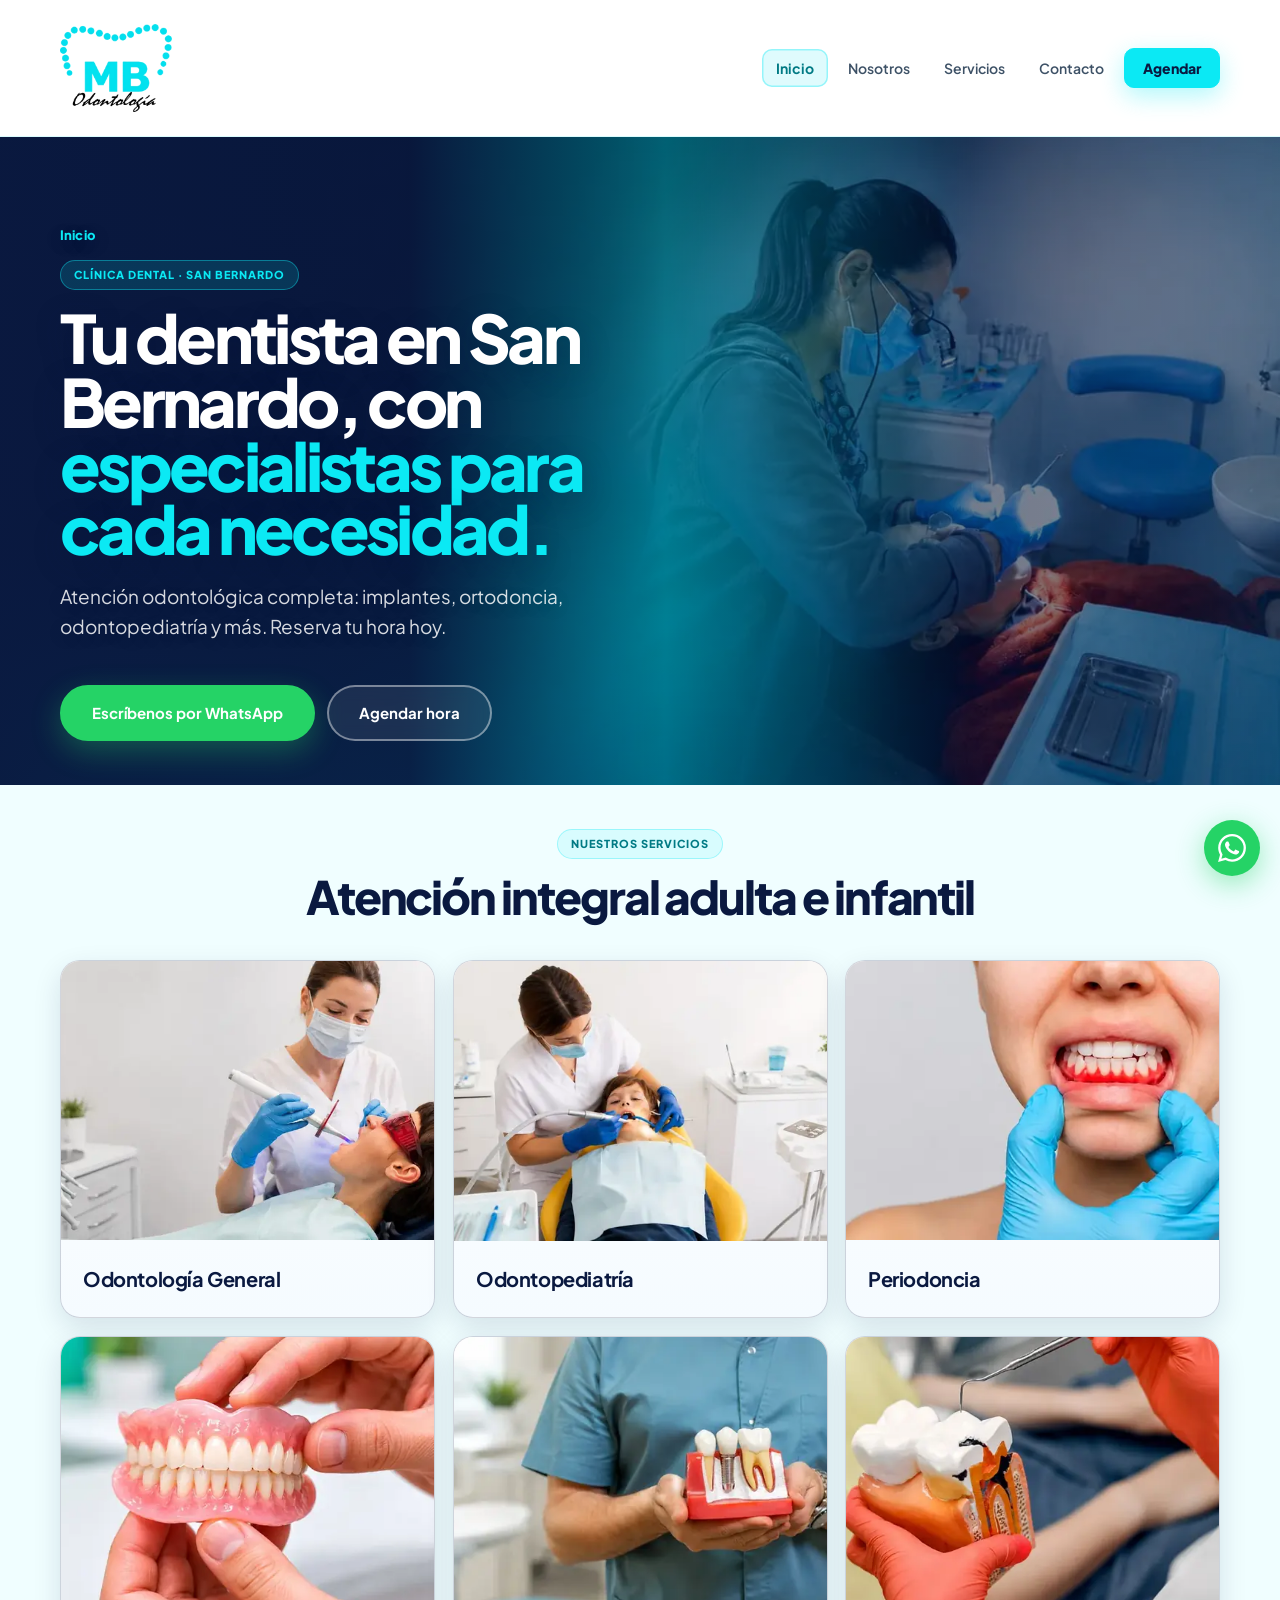
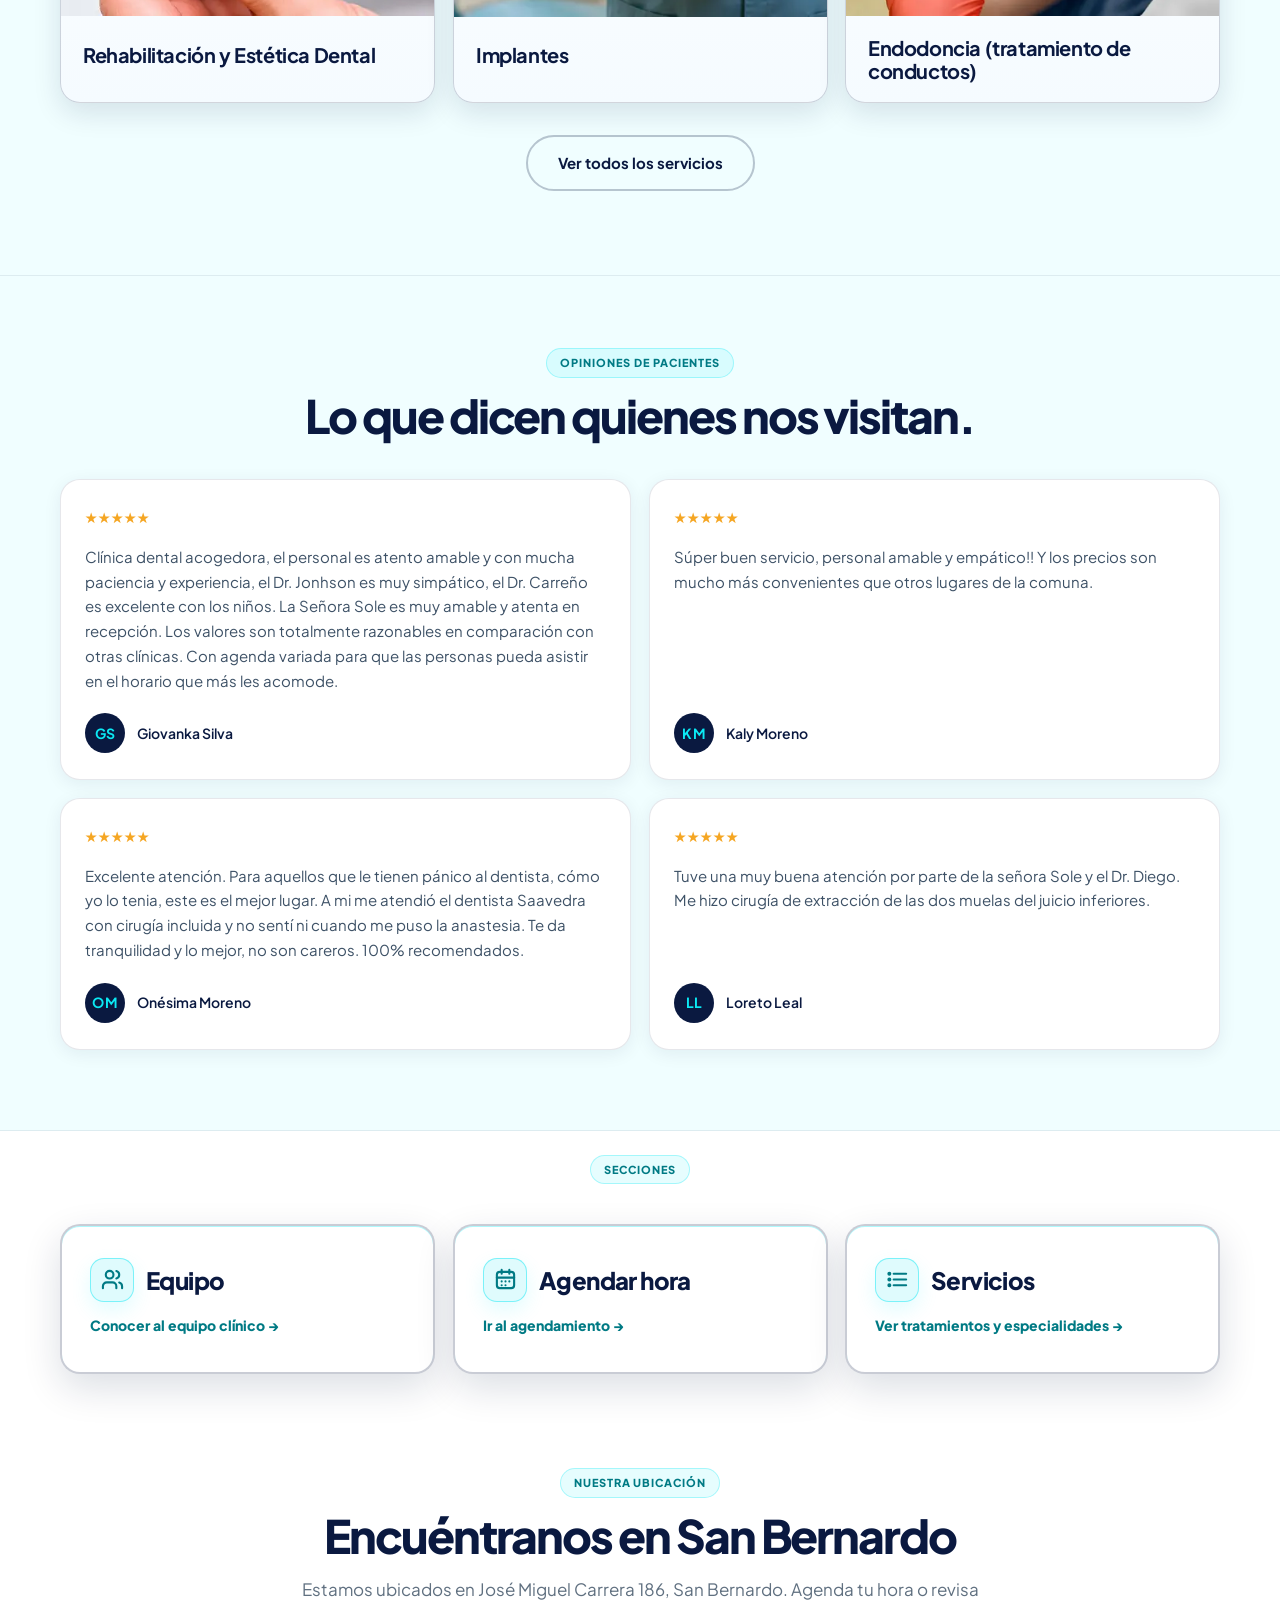
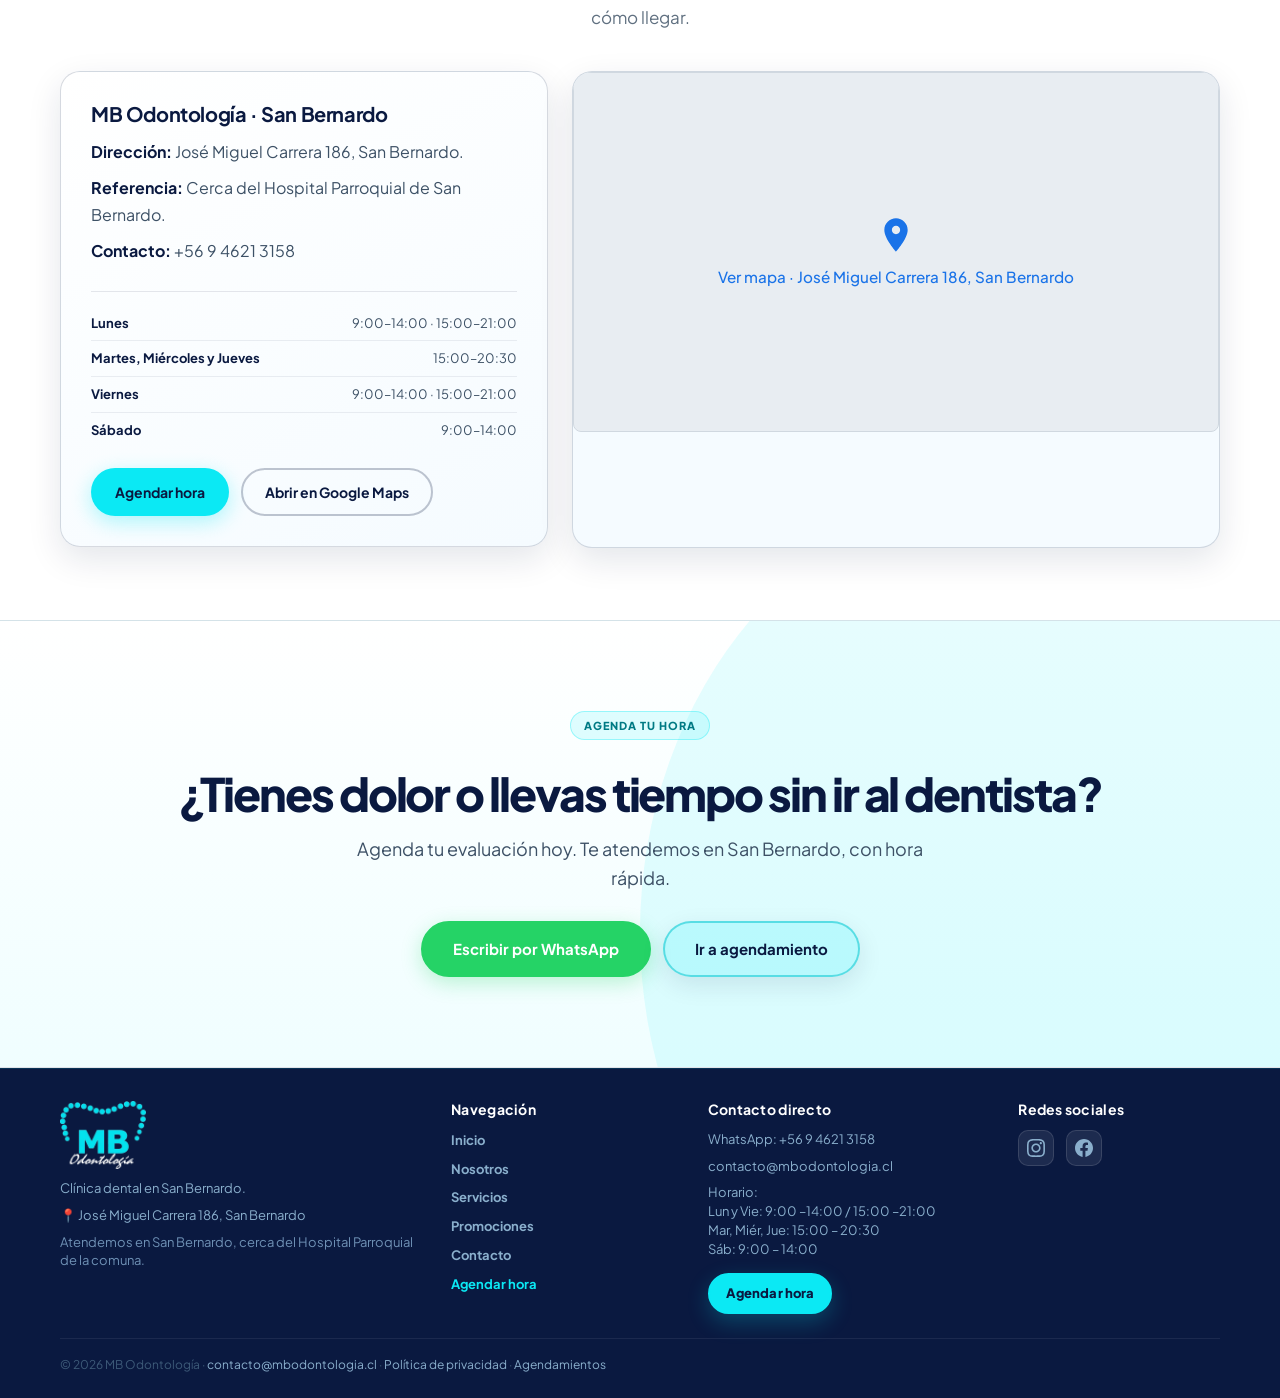
<file: index.html>
<!DOCTYPE html>
<html lang="es-CL">
<head>
  <meta charset="UTF-8" />
  <meta name="viewport" content="width=device-width, initial-scale=1.0" />
  <title>Dentista en San Bernardo | MB Odontología</title>
  <meta name="description" content="Clínica dental con horario extendido: lunes y viernes hasta las 21:00, sábados hasta las 14:00. Urgencias, implantes, ortodoncia y odontopediatría. Agenda hoy." />
  <link rel="canonical" href="https://mbodontologia.cl/" />
  <link rel="icon" type="image/x-icon" href="assets/img/favicon.ico" />
  <link rel="icon" type="image/png" sizes="32x32" href="assets/img/favicon-32.png" />
  <link rel="apple-touch-icon" sizes="192x192" href="assets/img/favicon-192.png" />
  <meta property="og:type" content="website" />
  <meta property="og:site_name" content="MB Odontología" />
  <meta property="og:title" content="MB Odontología | Clínica dental en San Bernardo" />
  <meta property="og:description" content="Implantes, ortodoncia, urgencias y estética dental. Sede clínica en San Bernardo. Agenda por WhatsApp." />
  <meta property="og:url" content="https://mbodontologia.cl/" />
  <meta property="og:image" content="https://mbodontologia.cl/assets/img/og-image.jpg" />
  <meta property="og:image:width" content="1200" />
  <meta property="og:image:height" content="630" />
  <meta property="og:locale" content="es_CL" />
  <meta name="twitter:card" content="summary_large_image" />
  <meta name="twitter:image" content="https://mbodontologia.cl/assets/img/og-image.jpg" />
  <script type="application/ld+json">{"@context":"https://schema.org","@type":"Dentist","name":"MB Odontología","description":"Clínica dental en San Bernardo. Urgencias, implantes, ortodoncia, odontopediatría y atención familiar.","url":"https://mbodontologia.cl","telephone":"+56946213158","email":"contacto@mbodontologia.cl","image":"https://mbodontologia.cl/assets/img/og-image.jpg","address":{"@type":"PostalAddress","streetAddress":"José Miguel Carrera 186","addressLocality":"San Bernardo","addressRegion":"Región Metropolitana","addressCountry":"CL"},"openingHoursSpecification":[{"@type":"OpeningHoursSpecification","dayOfWeek":["Monday","Friday"],"opens":"09:00","closes":"14:00"},{"@type":"OpeningHoursSpecification","dayOfWeek":["Monday","Friday"],"opens":"15:00","closes":"21:00"},{"@type":"OpeningHoursSpecification","dayOfWeek":["Tuesday","Wednesday","Thursday"],"opens":"15:00","closes":"20:30"},{"@type":"OpeningHoursSpecification","dayOfWeek":["Saturday"],"opens":"09:00","closes":"14:00"}],"priceRange":"$$","sameAs":["https://www.instagram.com/mbodontologiachile/","https://www.facebook.com/mbodontologiachilee"]}</script>
  <link rel="stylesheet" href="assets/css/styles.css?v=20260606b" />
  <link rel="preconnect" href="https://fonts.googleapis.com">
  <link rel="preconnect" href="https://fonts.gstatic.com" crossorigin>
  <link rel="stylesheet" href="https://fonts.googleapis.com/css2?family=Plus+Jakarta+Sans:ital,wght@0,400;0,500;0,600;0,700;0,800;1,400&display=swap" media="print" onload="this.media='all'">
</head>
<body>

<header class="site-header">
  <div class="container nav">
    <a class="brand" href="index.html"><img src="assets/img/mb-logo.webp" alt="MB Odontología — Clínica dental" width="120" height="95"><span>Odontología</span></a>
    <nav class="menu" aria-label="Menú principal"><a class="active" href="index.html">Inicio</a><a href="equipo.html">Nosotros</a><a href="servicios.html">Servicios</a><a href="agendar.html#contacto">Contacto</a><a class="nav-agendar" href="agendar.html#dentalsoft">Agendar</a></nav>
    <button class="mobile-toggle" aria-label="Abrir menú" aria-expanded="false"><span></span><span></span><span></span></button>
  </div>
  <div class="container mobile-menu"><a href="index.html">Inicio</a><a href="equipo.html">Nosotros</a><a href="servicios.html">Servicios</a><a href="agendar.html#contacto">Contacto</a><a class="nav-agendar" href="agendar.html#dentalsoft">Agendar</a></div>
</header>

<main>
  <section class="hero hero-home-carousel" aria-label="Presentación MB Odontología">
    <div class="hero-bg-carousel" data-hero-bg-carousel aria-hidden="true">
      <div class="hero-bg-slide is-active">
        <img src="assets/img/hero-home-atencion-clinica.webp" srcset="assets/img/hero-home-atencion-clinica-900.webp 900w, assets/img/hero-home-atencion-clinica-1400.webp 1400w, assets/img/hero-home-atencion-clinica.webp 1777w" sizes="100vw" alt="" width="1777" height="835" fetchpriority="high" decoding="async">
      </div>
      <div class="hero-bg-slide">
        <img src="assets/img/hero-home-clinica-movil.webp" srcset="assets/img/hero-home-clinica-movil-900.webp 900w, assets/img/hero-home-clinica-movil-1400.webp 1400w, assets/img/hero-home-clinica-movil.webp 1849w" sizes="100vw" alt="" width="1849" height="970" loading="lazy" decoding="async">
      </div>
      <div class="hero-bg-slide">
        <img src="assets/img/hero-home-box-clinica.webp" srcset="assets/img/hero-home-box-clinica-900.webp 900w, assets/img/hero-home-box-clinica-1400.webp 1400w, assets/img/hero-home-box-clinica.webp 1987w" sizes="100vw" alt="" width="1987" height="988" loading="lazy" decoding="async">
      </div>
      <div class="hero-bg-slide">
        <img src="assets/img/hero-home-atencion-movil.webp" srcset="assets/img/hero-home-atencion-movil-900.webp 900w, assets/img/hero-home-atencion-movil-1400.webp 1400w, assets/img/hero-home-atencion-movil.webp 1672w" sizes="100vw" alt="" width="1672" height="941" loading="lazy" decoding="async">
      </div>
    </div>

    <div class="container hero-grid hero-carousel-grid">
      <div class="hero-copy">
        <nav class="breadcrumbs breadcrumbs-on-dark" aria-label="Breadcrumb"><a href="index.html">Inicio</a></nav>
        <div class="kicker">Clínica dental · San Bernardo</div>
        <h1 class="hero-h1-constrained">Tu dentista en San Bernardo, con <span style="color: #0be9f4">especialistas para cada necesidad.</span></h1>
        <p class="lead hero-lead-constrained">Atención odontológica completa: implantes, ortodoncia, odontopediatría y más. Reserva tu hora hoy.</p>
        <div class="hero-actions">
          <a class="btn lg whatsapp" href="https://wa.me/56946213158?text=Hola%2C%20quiero%20agendar%20una%20evaluaci%C3%B3n%20en%20MB%20Odontolog%C3%ADa." target="_blank" rel="noopener">Escríbenos por WhatsApp</a>
          <a class="btn secondary lg" href="agendar.html#dentalsoft">Agendar hora</a>
        </div>
      </div>
    </div>
  </section>

  <section class="home-services-carousel-section">
    <div class="container">
      <div class="section-head center">
        <div class="kicker">Nuestros servicios</div>
        <h2>Atención integral adulta e infantil</h2>
      </div>
      <div class="home-services-grid">
        <article class="home-service-slide"><img loading="lazy" src="assets/img/servicio-card-01.webp" alt="Odontología General" width="680" height="425"><h3>Odontología General</h3></article>
        <article class="home-service-slide"><img loading="lazy" src="assets/img/servicio-card-02.webp" alt="Odontopediatría" width="680" height="382"><h3>Odontopediatría</h3></article>
        <article class="home-service-slide"><img loading="lazy" src="assets/img/servicio-card-03.webp" alt="Periodoncia" width="680" height="382"><h3>Periodoncia</h3></article>
        <article class="home-service-slide"><img loading="lazy" src="assets/img/servicio-card-04.webp" alt="Rehabilitación y Estética Dental" width="680" height="383"><h3>Rehabilitación y Estética Dental</h3></article>
        <article class="home-service-slide"><img loading="lazy" src="assets/img/servicio-card-05.webp" alt="Implantes" width="680" height="338"><h3>Implantes</h3></article>
        <article class="home-service-slide"><img loading="lazy" src="assets/img/servicio-card-06.webp" alt="Endodoncia (tratamiento de conductos)" width="680" height="377"><h3>Endodoncia (tratamiento de conductos)</h3></article>
      </div>
      <div class="center" style="margin-top:32px">
        <a class="btn secondary lg" href="servicios.html">Ver todos los servicios</a>
      </div>
    </div>
  </section>

  <section class="home-reviews-section" aria-label="Opiniones de pacientes">
    <div class="container">
      <div class="section-head center">
        <div class="kicker">Opiniones de pacientes</div>
        <h2>Lo que dicen quienes nos visitan.</h2>
      </div>
      <div class="reviews-grid">
        <article class="review-card">
          <div class="review-stars" aria-label="5 estrellas">★★★★★</div>
          <blockquote>Clínica dental acogedora, el personal es atento amable y con mucha paciencia y experiencia, el Dr. Jonhson es muy simpático, el Dr. Carreño es excelente con los niños. La Señora Sole es muy amable y atenta en recepción. Los valores son totalmente razonables en comparación con otras clínicas. Con agenda variada para que las personas pueda asistir en el horario que más les acomode.</blockquote>
          <div class="review-author">
            <span class="review-initials" aria-hidden="true">GS</span>
            <span class="review-name">Giovanka Silva</span>
          </div>
        </article>
        <article class="review-card">
          <div class="review-stars" aria-label="5 estrellas">★★★★★</div>
          <blockquote>Súper buen servicio, personal amable y empático!! Y los precios son mucho más convenientes que otros lugares de la comuna.</blockquote>
          <div class="review-author">
            <span class="review-initials" aria-hidden="true">KM</span>
            <span class="review-name">Kaly Moreno</span>
          </div>
        </article>
        <article class="review-card">
          <div class="review-stars" aria-label="5 estrellas">★★★★★</div>
          <blockquote>Excelente atención. Para aquellos que le tienen pánico al dentista, cómo yo lo tenia, este es el mejor lugar. A mi me atendió el dentista Saavedra con cirugía incluida y no sentí ni cuando me puso la anastesia. Te da tranquilidad y lo mejor, no son careros. 100% recomendados.</blockquote>
          <div class="review-author">
            <span class="review-initials" aria-hidden="true">OM</span>
            <span class="review-name">Onésima Moreno</span>
          </div>
        </article>
        <article class="review-card">
          <div class="review-stars" aria-label="5 estrellas">★★★★★</div>
          <blockquote>Tuve una muy buena atención por parte de la señora Sole y el Dr. Diego. Me hizo cirugía de extracción de las dos muelas del juicio inferiores.</blockquote>
          <div class="review-author">
            <span class="review-initials" aria-hidden="true">LL</span>
            <span class="review-name">Loreto Leal</span>
          </div>
        </article>
      </div>
    </div>
  </section>

  <section class="home-quick-links-section" aria-label="Accesos principales">
    <div class="container">
      <div class="section-head center home-quick-links-head">
        <div class="kicker">Secciones</div>
      </div>
      <div class="home-quick-links-grid">
        <a class="home-quick-card" href="equipo.html">
          <span class="home-quick-title">
            <span class="home-quick-icon" aria-hidden="true">
              <svg viewBox="0 0 24 24" fill="none" stroke="currentColor" stroke-width="2.2" stroke-linecap="round" stroke-linejoin="round"><path d="M16 21v-2a4 4 0 0 0-4-4H6a4 4 0 0 0-4 4v2"></path><circle cx="9" cy="7" r="4"></circle><path d="M22 21v-2a4 4 0 0 0-3-3.87"></path><path d="M16 3.13a4 4 0 0 1 0 7.75"></path></svg>
            </span>
            Equipo
          </span>
          <strong>Conocer al equipo clínico →</strong>
        </a>
        <a class="home-quick-card" href="agendar.html#dentalsoft">
          <span class="home-quick-title">
            <span class="home-quick-icon" aria-hidden="true">
              <svg viewBox="0 0 24 24" fill="none" stroke="currentColor" stroke-width="2.2" stroke-linecap="round" stroke-linejoin="round"><rect x="3" y="4" width="18" height="17" rx="3"></rect><line x1="16" y1="2" x2="16" y2="6"></line><line x1="8" y1="2" x2="8" y2="6"></line><line x1="3" y1="10" x2="21" y2="10"></line><path d="M8 14h.01M12 14h.01M16 14h.01M8 18h.01M12 18h.01"></path></svg>
            </span>
            Agendar hora
          </span>
          <strong>Ir al agendamiento →</strong>
        </a>
        <a class="home-quick-card" href="servicios.html">
          <span class="home-quick-title">
            <span class="home-quick-icon" aria-hidden="true">
              <svg viewBox="0 0 24 24" fill="none" stroke="currentColor" stroke-width="2.2" stroke-linecap="round" stroke-linejoin="round"><line x1="8" y1="6" x2="21" y2="6"></line><line x1="8" y1="12" x2="21" y2="12"></line><line x1="8" y1="18" x2="21" y2="18"></line><circle cx="3.5" cy="6" r="1"></circle><circle cx="3.5" cy="12" r="1"></circle><circle cx="3.5" cy="18" r="1"></circle></svg>
            </span>
            Servicios
          </span>
          <strong>Ver tratamientos y especialidades →</strong>
        </a>
      </div>
    </div>
  </section>

  <section class="home-location-section" aria-labelledby="home-location-title">
    <div class="container">
      <div class="section-head center">
        <div class="kicker">Nuestra ubicación</div>
        <h2 id="home-location-title">Encuéntranos en San Bernardo</h2>
        <p>Estamos ubicados en José Miguel Carrera 186, San Bernardo. Agenda tu hora o revisa cómo llegar.</p>
      </div>

      <div class="home-location-grid">
        <article class="home-location-card">
          <h3>MB Odontología · San Bernardo</h3>
          <p><strong>Dirección:</strong> José Miguel Carrera 186, San Bernardo.</p>
          <p><strong>Referencia:</strong> Cerca del Hospital Parroquial de San Bernardo.</p>
          <p><strong>Contacto:</strong> +56 9 4621 3158</p>

          <dl class="schedule-list" aria-label="Horarios de atención">
            <div class="schedule-row">
              <dt>Lunes</dt>
              <dd>9:00–14:00 · 15:00–21:00</dd>
            </div>
            <div class="schedule-row">
              <dt>Martes, Miércoles y Jueves</dt>
              <dd>15:00–20:30</dd>
            </div>
            <div class="schedule-row">
              <dt>Viernes</dt>
              <dd>9:00–14:00 · 15:00–21:00</dd>
            </div>
            <div class="schedule-row">
              <dt>Sábado</dt>
              <dd>9:00–14:00</dd>
            </div>
          </dl>

          <div class="home-location-actions">
            <a class="btn header-cta" href="agendar.html#dentalsoft">Agendar hora</a>
            <a class="btn secondary" href="https://maps.app.goo.gl/84jRuTuHgjY4yyRq6" target="_blank" rel="noopener">Abrir en Google Maps</a>
          </div>
        </article>

        <div class="home-map-embed map-lazy-wrapper" data-map-src="https://www.google.com/maps?q=Jos%C3%A9%20Miguel%20Carrera%20186%2C%20San%20Bernardo%2C%20Chile&output=embed">
          <div class="map-placeholder" role="button" tabindex="0" aria-label="Ver mapa en Google Maps" onclick="loadMap(this)">
            <div class="map-placeholder-inner">
              <svg width="40" height="40" viewBox="0 0 24 24" fill="none" xmlns="http://www.w3.org/2000/svg" aria-hidden="true"><path d="M12 2C8.13 2 5 5.13 5 9c0 5.25 7 13 7 13s7-7.75 7-13c0-3.87-3.13-7-7-7zm0 9.5c-1.38 0-2.5-1.12-2.5-2.5s1.12-2.5 2.5-2.5 2.5 1.12 2.5 2.5-1.12 2.5-2.5 2.5z" fill="#1a73e8"/></svg>
              <span>Ver mapa · José Miguel Carrera 186, San Bernardo</span>
            </div>
          </div>
        </div>
      </div>
    </div>
  </section>


  <section class="final-cta home-final-cta">
    <div class="container">
      <div class="kicker">Agenda tu hora</div>
      <h2>¿Tienes dolor o llevas tiempo sin ir al dentista?</h2>
      <p>Agenda tu evaluación hoy. Te atendemos en San Bernardo, con hora rápida.</p>
      <div class="final-cta-actions">
        <a class="btn lg whatsapp" href="https://wa.me/56946213158?text=Hola%2C%20quiero%20agendar%20una%20evaluaci%C3%B3n%20en%20MB%20Odontolog%C3%ADa." target="_blank" rel="noopener">Escribir por WhatsApp</a>
        <a class="btn secondary lg" href="agendar.html#dentalsoft">Ir a agendamiento</a>
      </div>
    </div>
  </section>
</main>

<footer>
  <div class="container">
    <div class="footer-grid footer-grid-compact">
      <div class="footer-brand footer-col">
        <img src="assets/img/mb-logo-white.webp" alt="MB Odontología" width="180" height="142">
        <p>Clínica dental en San Bernardo.</p>
        <p class="footer-address">📍 José Miguel Carrera 186, San Bernardo</p>
        <p class="footer-matriz">Atendemos en San Bernardo, cerca del Hospital Parroquial de la comuna.</p>
      </div>

      <div class="footer-col footer-nav-col">
        <h3>Navegación</h3>
        <div class="footer-links">
          <a href="index.html">Inicio</a>
          <a href="equipo.html">Nosotros</a>
          <a href="servicios.html">Servicios</a>
          <a href="campanas.html">Promociones</a>
          <a href="agendar.html#contacto">Contacto</a>
          <a class="nav-agendar" href="agendar.html#dentalsoft">Agendar hora</a>
        </div>
      </div>

      <div class="footer-col footer-contact-col">
        <h3>Contacto directo</h3>
        <p><a href="https://wa.me/56946213158?text=Hola%2C%20quiero%20agendar%20una%20hora%20en%20MB%20Odontolog%C3%ADa." target="_blank" rel="noopener">WhatsApp: +56 9 4621 3158</a></p>
        <p><a href="mailto:contacto@mbodontologia.cl">contacto@mbodontologia.cl</a></p>
        <p class="footer-schedule-compact">Horario:
Lun y Vie: 9:00 –14:00 / 15:00 –21:00 
Mar, Miér, Jue: 15:00 – 20:30 
Sáb: 9:00 – 14:00</p>
        <a class="btn footer-agendar" href="agendar.html#dentalsoft">Agendar hora</a>
      </div>

      <div class="footer-col footer-social-col">
        <h3>Redes sociales</h3>
        <div class="footer-social">
          <a href="https://www.instagram.com/mbodontologiachile/" target="_blank" rel="noopener" aria-label="Instagram MB Odontología"><svg viewBox="0 0 24 24" xmlns="http://www.w3.org/2000/svg" aria-hidden="true"><path d="M12 2.163c3.204 0 3.584.012 4.85.07 3.252.148 4.771 1.691 4.919 4.919.058 1.265.069 1.645.069 4.849 0 3.205-.012 3.584-.069 4.849-.149 3.225-1.664 4.771-4.919 4.919-1.266.058-1.644.07-4.85.07-3.204 0-3.584-.012-4.849-.07-3.26-.149-4.771-1.699-4.919-4.92-.058-1.265-.07-1.644-.07-4.849 0-3.204.013-3.583.07-4.849.149-3.227 1.664-4.771 4.919-4.919 1.266-.057 1.645-.069 4.849-.069zm0-2.163c-3.259 0-3.667.014-4.947.072-4.358.2-6.78 2.618-6.98 6.98-.059 1.281-.073 1.689-.073 4.948 0 3.259.014 3.668.072 4.948.2 4.358 2.618 6.78 6.98 6.98 1.281.058 1.689.072 4.948.072 3.259 0 3.668-.014 4.948-.072 4.354-.2 6.782-2.618 6.979-6.98.059-1.28.073-1.689.073-4.948 0-3.259-.014-3.667-.072-4.947-.196-4.354-2.617-6.78-6.979-6.98-1.281-.059-1.69-.073-4.949-.073zm0 5.838c-3.403 0-6.162 2.759-6.162 6.162s2.759 6.163 6.162 6.163 6.162-2.759 6.162-6.163c0-3.403-2.759-6.162-6.162-6.162zm0 10.162c-2.209 0-4-1.79-4-4 0-2.209 1.791-4 4-4s4 1.791 4 4c0 2.21-1.791 4-4 4zm6.406-11.845c-.796 0-1.441.645-1.441 1.44s.645 1.44 1.441 1.44c.795 0 1.439-.645 1.439-1.44s-.644-1.44-1.439-1.44z"/></svg></a>
          <a href="https://www.facebook.com/mbodontologiachilee" target="_blank" rel="noopener" aria-label="Facebook MB Odontología"><svg viewBox="0 0 24 24" xmlns="http://www.w3.org/2000/svg" aria-hidden="true"><path d="M24 12.073c0-6.627-5.373-12-12-12s-12 5.373-12 12c0 5.99 4.388 10.954 10.125 11.854v-8.385H7.078v-3.47h3.047V9.43c0-3.007 1.792-4.669 4.533-4.669 1.312 0 2.686.235 2.686.235v2.953H15.83c-1.491 0-1.956.925-1.956 1.874v2.25h3.328l-.532 3.47h-2.796v8.385C19.612 23.027 24 18.062 24 12.073z"/></svg></a>
        </div>
      </div>
    </div>
    <div class="footer-bottom">
      <span>© 2026 MB Odontología · <a href="mailto:contacto@mbodontologia.cl">contacto@mbodontologia.cl</a> · <a href="privacidad.html">Política de privacidad</a> · <a href="agendar.html">Agendamientos</a></span>
    </div>
  </div>
</footer>

<a class="wa-float" href="https://wa.me/56946213158?text=Hola%2C%20quiero%20agendar%20una%20hora%20en%20MB%20Odontolog%C3%ADa." target="_blank" rel="noopener" aria-label="Contactar por WhatsApp">
  <svg viewBox="0 0 24 24" xmlns="http://www.w3.org/2000/svg" aria-hidden="true"><path d="M17.472 14.382c-.297-.149-1.758-.867-2.03-.967-.273-.099-.471-.148-.67.15-.197.297-.767.966-.94 1.164-.173.199-.347.223-.644.075-.297-.15-1.255-.463-2.39-1.475-.883-.788-1.48-1.761-1.653-2.059-.173-.297-.018-.458.13-.606.134-.133.298-.347.446-.52.149-.174.198-.298.298-.497.099-.198.05-.371-.025-.52-.075-.149-.669-1.612-.916-2.207-.242-.579-.487-.5-.669-.51-.173-.008-.371-.01-.57-.01-.198 0-.52.074-.792.372-.272.297-1.04 1.016-1.04 2.479 0 1.462 1.065 2.875 1.213 3.074.149.198 2.096 3.2 5.077 4.487.709.306 1.262.489 1.694.625.712.227 1.36.195 1.871.118.571-.085 1.758-.719 2.006-1.413.248-.694.248-1.289.173-1.413-.074-.124-.272-.198-.57-.347m-5.421 7.403h-.004a9.87 9.87 0 01-5.031-1.378l-.361-.214-3.741.982.998-3.648-.235-.374a9.86 9.86 0 01-1.51-5.26c.001-5.45 4.436-9.884 9.888-9.884 2.64 0 5.122 1.03 6.988 2.898a9.825 9.825 0 012.893 6.994c-.003 5.45-4.437 9.884-9.885 9.884m8.413-18.297A11.815 11.815 0 0012.05 0C5.495 0 .16 5.335.157 11.892c0 2.096.547 4.142 1.588 5.945L.057 24l6.305-1.654a11.882 11.882 0 005.683 1.448h.005c6.554 0 11.89-5.335 11.893-11.893a11.821 11.821 0 00-3.48-8.413z"/></svg>
</a>

<script src="assets/js/scripts.js?v=20260606b"></script>
</body>
</html>
</file>
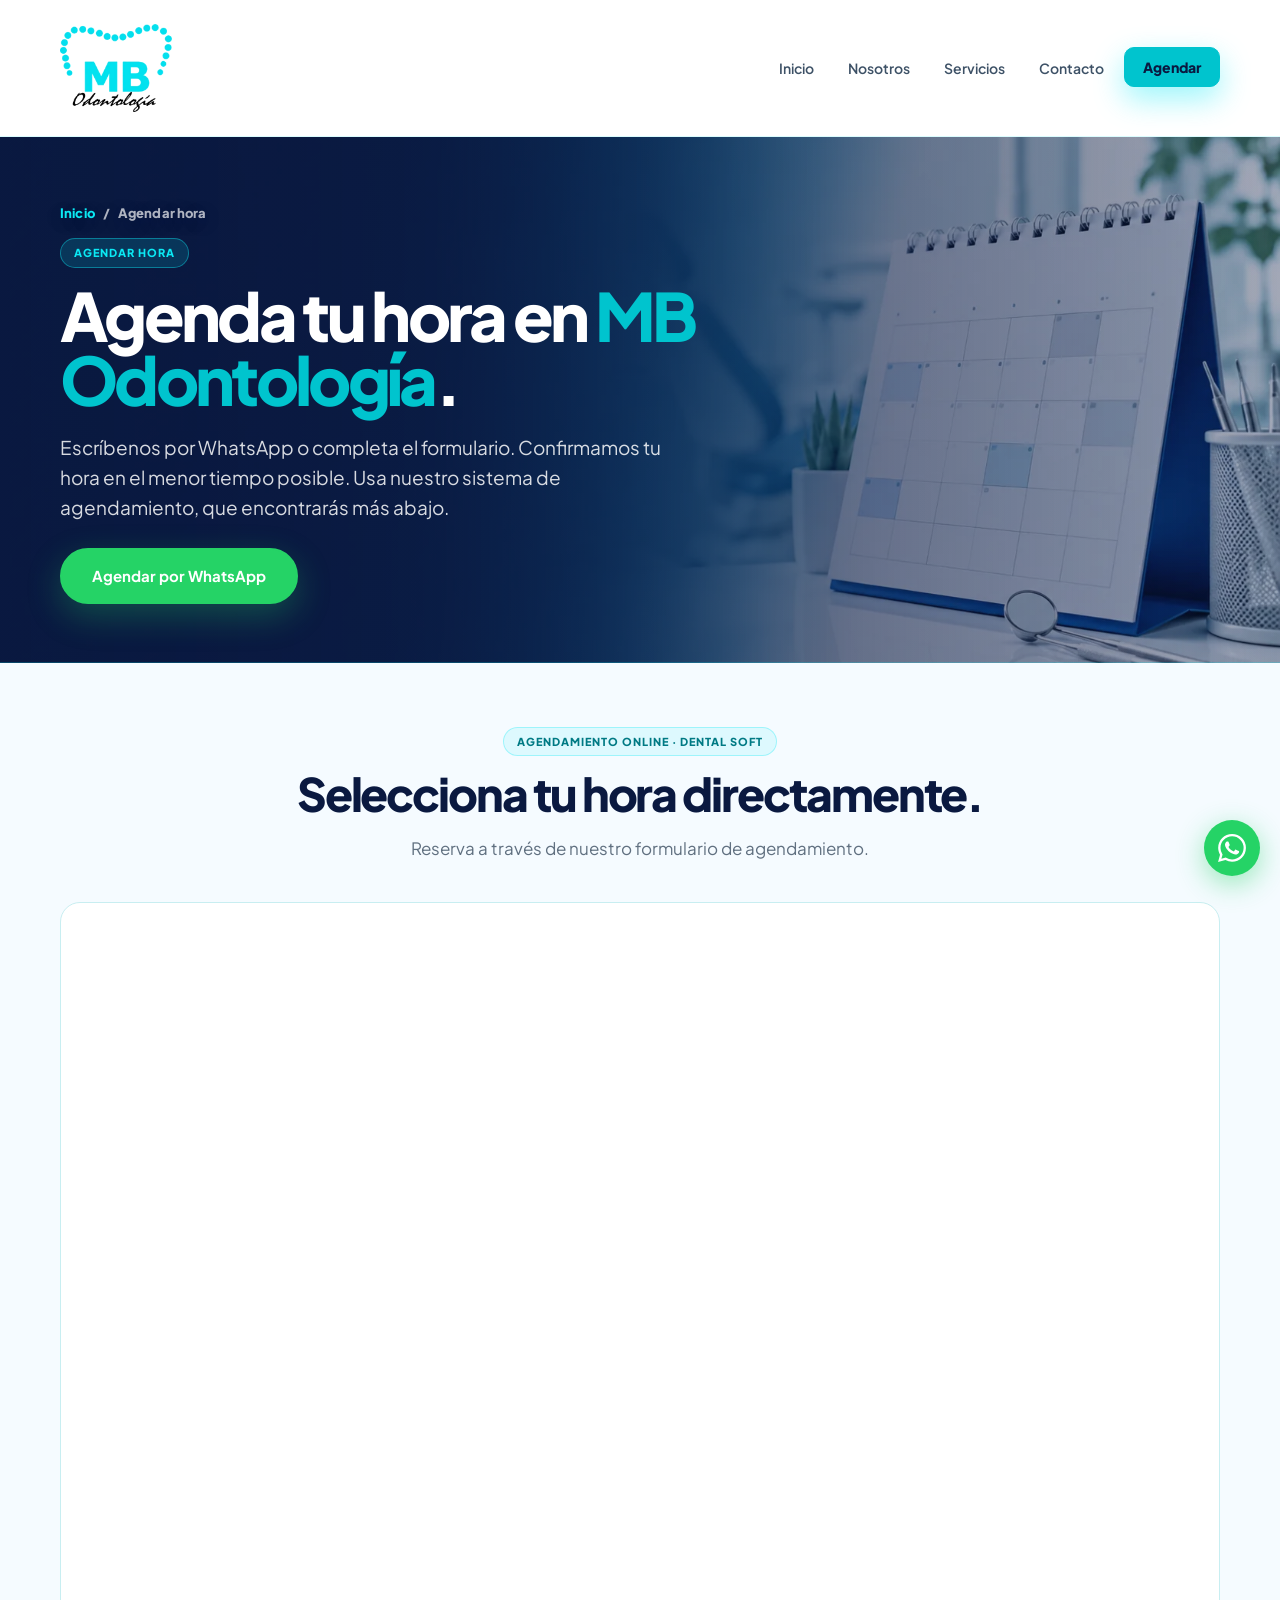
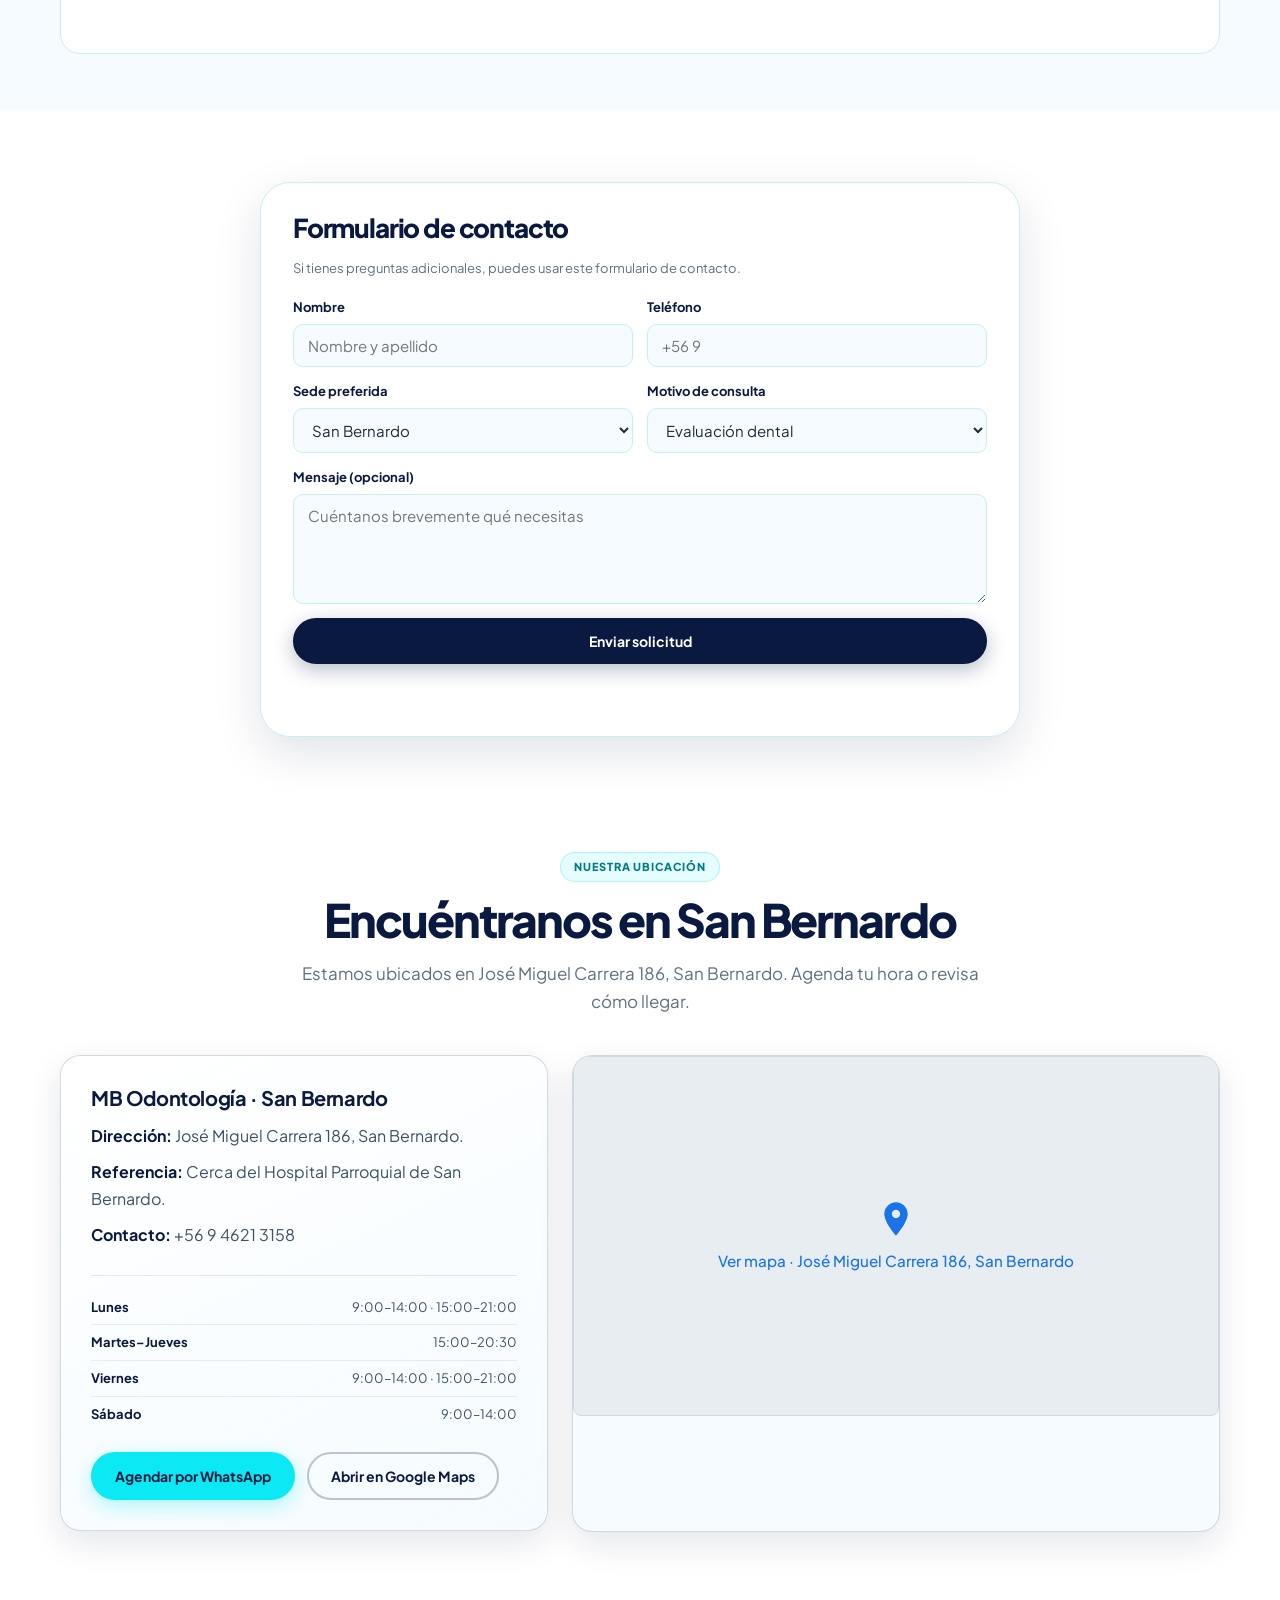
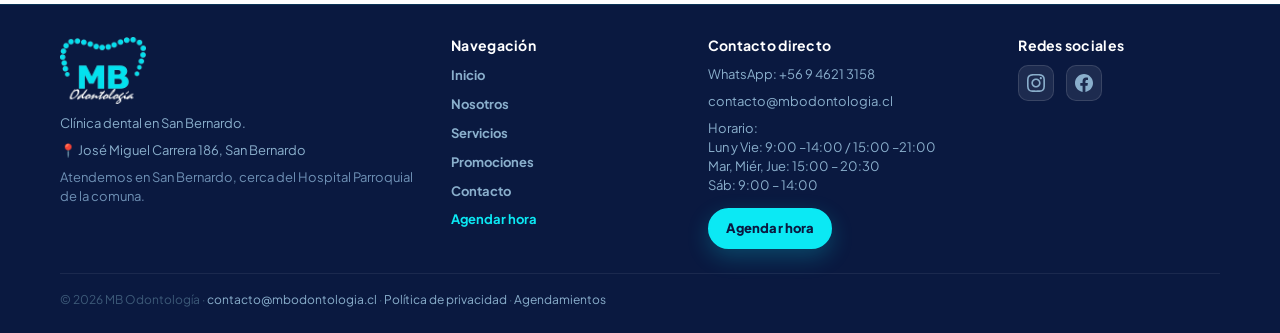
<file: agendar.html>
<!DOCTYPE html>
<html lang="es-CL">
<head>
  <meta charset="UTF-8" /><meta name="viewport" content="width=device-width, initial-scale=1.0" />
  <title>Agendar hora dental en San Bernardo | MB Odontología</title>
  <meta name="description" content="Agenda por WhatsApp o formulario. Urgencias el mismo día. Lunes y viernes hasta las 21:00, sábados hasta las 14:00. MB Odontología San Bernardo." />
  <link rel="canonical" href="https://mbodontologia.cl/agendar.html" />
  <link rel="icon" type="image/x-icon" href="assets/img/favicon.ico" />
  <link rel="icon" type="image/png" sizes="32x32" href="assets/img/favicon-32.png" />
  <link rel="apple-touch-icon" sizes="192x192" href="assets/img/favicon-192.png" />
  <meta property="og:type" content="website" /><meta property="og:site_name" content="MB Odontología" />
  <meta property="og:title" content="Agendar hora dental | MB Odontología" />
  <meta property="og:description" content="Agenda tu hora dental por WhatsApp o formulario de contacto. San Bernardo." />
  <meta property="og:url" content="https://mbodontologia.cl/agendar.html" />
  <meta property="og:image" content="https://mbodontologia.cl/assets/img/og-image.jpg" />
  <meta property="og:image:width" content="1200" /><meta property="og:image:height" content="630" />
  <meta property="og:locale" content="es_CL" />
  <meta name="twitter:card" content="summary_large_image" />
  <meta name="twitter:image" content="https://mbodontologia.cl/assets/img/og-image.jpg" />
  <link rel="stylesheet" href="assets/css/styles.css?v=20260606b" />
  <link rel="preconnect" href="https://fonts.googleapis.com">
  <link rel="preconnect" href="https://fonts.gstatic.com" crossorigin>
  <link rel="stylesheet" href="https://fonts.googleapis.com/css2?family=Plus+Jakarta+Sans:ital,wght@0,400;0,500;0,600;0,700;0,800;1,400&display=swap" media="print" onload="this.media='all'">
  <script type="application/ld+json">{"@context":"https://schema.org","@type":"Dentist","name":"MB Odontología — Agendar Hora","description":"Agenda tu hora dental en MB Odontología por WhatsApp. Evaluación, urgencias y clínica móvil. San Bernardo.","url":"https://mbodontologia.cl/agendar.html","potentialAction":{"@type":"ReserveAction","target":{"@type":"EntryPoint","urlTemplate":"https://wa.me/56946213158","actionPlatform":["http://schema.org/DesktopWebPlatform","http://schema.org/MobileWebPlatform"]},"result":{"@type":"Reservation","name":"Reserva de hora dental"}},"telephone":"+56946213158","email":"contacto@mbodontologia.cl","image":"https://mbodontologia.cl/assets/img/og-image.jpg","address":{"@type":"PostalAddress","streetAddress":"José Miguel Carrera 186","addressLocality":"San Bernardo","addressRegion":"Región Metropolitana","addressCountry":"CL"},"openingHoursSpecification":[{"@type":"OpeningHoursSpecification","dayOfWeek":["Monday","Friday"],"opens":"09:00","closes":"14:00"},{"@type":"OpeningHoursSpecification","dayOfWeek":["Monday","Friday"],"opens":"15:00","closes":"21:00"},{"@type":"OpeningHoursSpecification","dayOfWeek":["Tuesday","Wednesday","Thursday"],"opens":"15:00","closes":"20:30"},{"@type":"OpeningHoursSpecification","dayOfWeek":["Saturday"],"opens":"09:00","closes":"14:00"}],"priceRange":"$$","sameAs":["https://www.instagram.com/mbodontologiachile/","https://www.facebook.com/mbodontologiachilee"]}</script>
  </head>
<body>
<header class="site-header">
  <div class="container nav">
    <a class="brand" href="index.html"><img src="assets/img/mb-logo.webp" alt="MB Odontología — Clínica dental" width="120" height="95"><span>Odontología</span></a>
    <nav class="menu" aria-label="Menú principal"><a href="index.html">Inicio</a><a href="equipo.html">Nosotros</a><a href="servicios.html">Servicios</a><a href="agendar.html#contacto">Contacto</a><a class="active nav-agendar" href="agendar.html#dentalsoft">Agendar</a></nav>
    <button class="mobile-toggle" aria-label="Abrir menú" aria-expanded="false"><span></span><span></span><span></span></button>
  </div>
  <div class="container mobile-menu"><a href="index.html">Inicio</a><a href="equipo.html">Nosotros</a><a href="servicios.html">Servicios</a><a href="agendar.html#contacto">Contacto</a><a class="nav-agendar" href="agendar.html#dentalsoft">Agendar</a></div>
</header>
<main>
  <section class="page-hero hero-agendar">
    <div class="container">
      <nav class="breadcrumbs breadcrumbs-on-dark" aria-label="Breadcrumb"><a href="index.html">Inicio</a><span>/</span><span>Agendar hora</span></nav>
      <div class="kicker">Agendar hora</div>
      <h1>Agenda tu hora en <span>MB Odontología</span>.</h1>
      <p class="lead">Escríbenos por WhatsApp o completa el formulario. Confirmamos tu hora en el menor tiempo posible. Usa nuestro sistema de agendamiento, que encontrarás más abajo.</p>
      <div class="hero-agendar-actions">
        <a class="btn lg whatsapp" href="https://wa.me/56946213158?text=Hola%2C%20quiero%20agendar%20una%20hora%20en%20MB%20Odontolog%C3%ADa." target="_blank" rel="noopener">Agendar por WhatsApp</a>
      </div>
    </div>
  </section>

  <section id="dentalsoft" class="dentalsoft-section">
    <div class="container">
      <div class="section-head center">
        <div class="kicker">Agendamiento online · Dental Soft</div>
        <h2>Selecciona tu hora directamente.</h2>
        <p>Reserva a través de nuestro formulario de agendamiento.</p>
      </div>
      <div class="dentalsoft-embed" id="dentalsoft-embed-wrapper">
        <iframe
          id="dentalsoft-iframe"
          src="https://t.dentalsoft.cl/reserva-web/i/a204e914-95d5-4c0c-80f0-b38b58bf5f75"
          width="100%"
          height="750"
          frameborder="0"
          loading="lazy"
          title="Portal de agendamiento MB Odontología — Dental Soft">
        </iframe>
        <div class="dentalsoft-fallback" id="dentalsoft-fallback" style="display:none;">
          <p>El sistema de agendamiento no pudo cargarse en este navegador.</p>
          <div class="dentalsoft-fallback-actions">
            <a class="btn lg whatsapp" href="https://wa.me/56946213158?text=Hola%2C%20quiero%20agendar%20una%20hora%20en%20MB%20Odontolog%C3%ADa." target="_blank" rel="noopener">Agendar por WhatsApp</a>
            <a class="btn lg secondary" href="https://t.dentalsoft.cl/reserva-web/i/a204e914-95d5-4c0c-80f0-b38b58bf5f75" target="_blank" rel="noopener">Abrir agendador en nueva pestaña</a>
          </div>
        </div>
      </div>
    </div>
  </section>

  <section id="contacto" class="agendar-contact-section">
    <div class="container agendar-contact-layout">
      <div class="form-card agendar-form-card">
        <h2>Formulario de contacto</h2>
        <p class="form-note">Si tienes preguntas adicionales, puedes usar este formulario de contacto.</p>
        <form class="contact-form" action="https://formspree.io/f/mvzyvwob" method="POST" novalidate>
          <div class="form-grid">
            <div class="form-field">
              <label for="nombre">Nombre</label>
              <input id="nombre" name="nombre" type="text" placeholder="Nombre y apellido" required>
            </div>
            <div class="form-field">
              <label for="telefono">Teléfono</label>
              <input id="telefono" name="telefono" type="tel" placeholder="+56 9" required>
            </div>
            <div class="form-field">
              <label for="sede">Sede preferida</label>
              <select id="sede" name="sede">
                <option>San Bernardo</option>
              </select>
            </div>
            <div class="form-field">
              <label for="motivo">Motivo de consulta</label>
              <select id="motivo" name="motivo">
                <option>Evaluación dental</option>
                <option>Urgencia</option>
                <option>Ortodoncia</option>
                <option>Implantes</option>
                <option>Odontopediatría</option>
                <option>MB Móvil</option>
                <option>Otro</option>
              </select>
            </div>
            <div class="form-field full">
              <label for="mensaje">Mensaje (opcional)</label>
              <textarea id="mensaje" name="mensaje" placeholder="Cuéntanos brevemente qué necesitas"></textarea>
            </div>
            <input type="hidden" name="_subject" value="Nueva solicitud desde MB Odontología">
            <input type="text" name="_gotcha" tabindex="-1" autocomplete="off" class="form-honeypot" aria-hidden="true">
            <div class="form-field full">
              <button class="btn navy form-submit-btn" type="submit">Enviar solicitud</button>
              <p class="form-status" aria-live="polite"></p>
            </div>
          </div>
        </form>
      </div>
    </div>
  </section>

  <section class="home-location-section" aria-labelledby="agendar-location-title">
    <div class="container">
      <div class="section-head center">
        <div class="kicker">Nuestra ubicación</div>
        <h2 id="agendar-location-title">Encuéntranos en San Bernardo</h2>
        <p>Estamos ubicados en José Miguel Carrera 186, San Bernardo. Agenda tu hora o revisa cómo llegar.</p>
      </div>

      <div class="home-location-grid">
        <article class="home-location-card">
          <h3>MB Odontología · San Bernardo</h3>
          <p><strong>Dirección:</strong> José Miguel Carrera 186, San Bernardo.</p>
          <p><strong>Referencia:</strong> Cerca del Hospital Parroquial de San Bernardo.</p>
          <p><strong>Contacto:</strong> +56 9 4621 3158</p>

          <dl class="schedule-list" aria-label="Horarios de atención">
            <div class="schedule-row">
              <dt>Lunes</dt>
              <dd>9:00–14:00 · 15:00–21:00</dd>
            </div>
            <div class="schedule-row">
              <dt>Martes–Jueves</dt>
              <dd>15:00–20:30</dd>
            </div>
            <div class="schedule-row">
              <dt>Viernes</dt>
              <dd>9:00–14:00 · 15:00–21:00</dd>
            </div>
            <div class="schedule-row">
              <dt>Sábado</dt>
              <dd>9:00–14:00</dd>
            </div>
          </dl>

          <div class="home-location-actions">
            <a class="btn" href="https://wa.me/56946213158?text=Hola%2C%20quiero%20agendar%20una%20hora%20en%20MB%20Odontolog%C3%ADa." target="_blank" rel="noopener">Agendar por WhatsApp</a>
            <a class="btn secondary" href="https://maps.app.goo.gl/84jRuTuHgjY4yyRq6" target="_blank" rel="noopener">Abrir en Google Maps</a>
          </div>
        </article>

        <div class="home-map-embed map-lazy-wrapper" data-map-src="https://www.google.com/maps?q=Jos%C3%A9%20Miguel%20Carrera%20186%2C%20San%20Bernardo%2C%20Chile&output=embed">
          <div class="map-placeholder" role="button" tabindex="0" aria-label="Ver mapa en Google Maps" onclick="loadMap(this)">
            <div class="map-placeholder-inner">
              <svg width="40" height="40" viewBox="0 0 24 24" fill="none" xmlns="http://www.w3.org/2000/svg" aria-hidden="true"><path d="M12 2C8.13 2 5 5.13 5 9c0 5.25 7 13 7 13s7-7.75 7-13c0-3.87-3.13-7-7-7zm0 9.5c-1.38 0-2.5-1.12-2.5-2.5s1.12-2.5 2.5-2.5 2.5 1.12 2.5 2.5-1.12 2.5-2.5 2.5z" fill="#1a73e8"/></svg>
              <span>Ver mapa · José Miguel Carrera 186, San Bernardo</span>
            </div>
          </div>
        </div>
      </div>
    </div>
  </section>
</main>
<footer>
  <div class="container">
    <div class="footer-grid footer-grid-compact">
      <div class="footer-brand footer-col">
        <img src="assets/img/mb-logo-white.webp" alt="MB Odontología" width="180" height="142">
        <p>Clínica dental en San Bernardo.</p>
        <p class="footer-address">📍 José Miguel Carrera 186, San Bernardo</p>
        <p class="footer-matriz">Atendemos en San Bernardo, cerca del Hospital Parroquial de la comuna.</p>
      </div>

      <div class="footer-col footer-nav-col">
        <h3>Navegación</h3>
        <div class="footer-links">
          <a href="index.html">Inicio</a>
          <a href="equipo.html">Nosotros</a>
          <a href="servicios.html">Servicios</a>
          <a href="campanas.html">Promociones</a>
          <a href="agendar.html#contacto">Contacto</a>
          <a class="nav-agendar" href="agendar.html#dentalsoft">Agendar hora</a>
        </div>
      </div>

      <div class="footer-col footer-contact-col">
        <h3>Contacto directo</h3>
        <p><a href="https://wa.me/56946213158?text=Hola%2C%20quiero%20agendar%20una%20hora%20en%20MB%20Odontolog%C3%ADa." target="_blank" rel="noopener">WhatsApp: +56 9 4621 3158</a></p>
        <p><a href="mailto:contacto@mbodontologia.cl">contacto@mbodontologia.cl</a></p>
        <p class="footer-schedule-compact">Horario:
Lun y Vie: 9:00 –14:00 / 15:00 –21:00 
Mar, Miér, Jue: 15:00 – 20:30 
Sáb: 9:00 – 14:00</p>
        <a class="btn footer-agendar" href="agendar.html#dentalsoft">Agendar hora</a>
      </div>

      <div class="footer-col footer-social-col">
        <h3>Redes sociales</h3>
        <div class="footer-social">
          <a href="https://www.instagram.com/mbodontologiachile/" target="_blank" rel="noopener" aria-label="Instagram MB Odontología"><svg viewBox="0 0 24 24" xmlns="http://www.w3.org/2000/svg" aria-hidden="true"><path d="M12 2.163c3.204 0 3.584.012 4.85.07 3.252.148 4.771 1.691 4.919 4.919.058 1.265.069 1.645.069 4.849 0 3.205-.012 3.584-.069 4.849-.149 3.225-1.664 4.771-4.919 4.919-1.266.058-1.644.07-4.85.07-3.204 0-3.584-.012-4.849-.07-3.26-.149-4.771-1.699-4.919-4.92-.058-1.265-.07-1.644-.07-4.849 0-3.204.013-3.583.07-4.849.149-3.227 1.664-4.771 4.919-4.919 1.266-.057 1.645-.069 4.849-.069zm0-2.163c-3.259 0-3.667.014-4.947.072-4.358.2-6.78 2.618-6.98 6.98-.059 1.281-.073 1.689-.073 4.948 0 3.259.014 3.668.072 4.948.2 4.358 2.618 6.78 6.98 6.98 1.281.058 1.689.072 4.948.072 3.259 0 3.668-.014 4.948-.072 4.354-.2 6.782-2.618 6.979-6.98.059-1.28.073-1.689.073-4.948 0-3.259-.014-3.667-.072-4.947-.196-4.354-2.617-6.78-6.979-6.98-1.281-.059-1.69-.073-4.949-.073zm0 5.838c-3.403 0-6.162 2.759-6.162 6.162s2.759 6.163 6.162 6.163 6.162-2.759 6.162-6.163c0-3.403-2.759-6.162-6.162-6.162zm0 10.162c-2.209 0-4-1.79-4-4 0-2.209 1.791-4 4-4s4 1.791 4 4c0 2.21-1.791 4-4 4zm6.406-11.845c-.796 0-1.441.645-1.441 1.44s.645 1.44 1.441 1.44c.795 0 1.439-.645 1.439-1.44s-.644-1.44-1.439-1.44z"/></svg></a>
          <a href="https://www.facebook.com/mbodontologiachilee" target="_blank" rel="noopener" aria-label="Facebook MB Odontología"><svg viewBox="0 0 24 24" xmlns="http://www.w3.org/2000/svg" aria-hidden="true"><path d="M24 12.073c0-6.627-5.373-12-12-12s-12 5.373-12 12c0 5.99 4.388 10.954 10.125 11.854v-8.385H7.078v-3.47h3.047V9.43c0-3.007 1.792-4.669 4.533-4.669 1.312 0 2.686.235 2.686.235v2.953H15.83c-1.491 0-1.956.925-1.956 1.874v2.25h3.328l-.532 3.47h-2.796v8.385C19.612 23.027 24 18.062 24 12.073z"/></svg></a>
        </div>
      </div>
    </div>
    <div class="footer-bottom">
      <span>© 2026 MB Odontología · <a href="mailto:contacto@mbodontologia.cl">contacto@mbodontologia.cl</a> · <a href="privacidad.html">Política de privacidad</a> · <a href="agendar.html">Agendamientos</a></span>
    </div>
  </div>
</footer>

<a class="wa-float" href="https://wa.me/56946213158?text=Hola%2C%20quiero%20agendar%20una%20hora%20en%20MB%20Odontolog%C3%ADa." target="_blank" rel="noopener" aria-label="Contactar por WhatsApp">
  <svg viewBox="0 0 24 24" xmlns="http://www.w3.org/2000/svg" aria-hidden="true"><path d="M17.472 14.382c-.297-.149-1.758-.867-2.03-.967-.273-.099-.471-.148-.67.15-.197.297-.767.966-.94 1.164-.173.199-.347.223-.644.075-.297-.15-1.255-.463-2.39-1.475-.883-.788-1.48-1.761-1.653-2.059-.173-.297-.018-.458.13-.606.134-.133.298-.347.446-.52.149-.174.198-.298.298-.497.099-.198.05-.371-.025-.52-.075-.149-.669-1.612-.916-2.207-.242-.579-.487-.5-.669-.51-.173-.008-.371-.01-.57-.01-.198 0-.52.074-.792.372-.272.297-1.04 1.016-1.04 2.479 0 1.462 1.065 2.875 1.213 3.074.149.198 2.096 3.2 5.077 4.487.709.306 1.262.489 1.694.625.712.227 1.36.195 1.871.118.571-.085 1.758-.719 2.006-1.413.248-.694.248-1.289.173-1.413-.074-.124-.272-.198-.57-.347m-5.421 7.403h-.004a9.87 9.87 0 01-5.031-1.378l-.361-.214-3.741.982.998-3.648-.235-.374a9.86 9.86 0 01-1.51-5.26c.001-5.45 4.436-9.884 9.888-9.884 2.64 0 5.122 1.03 6.988 2.898a9.825 9.825 0 012.893 6.994c-.003 5.45-4.437 9.884-9.885 9.884m8.413-18.297A11.815 11.815 0 0012.05 0C5.495 0 .16 5.335.157 11.892c0 2.096.547 4.142 1.588 5.945L.057 24l6.305-1.654a11.882 11.882 0 005.683 1.448h.005c6.554 0 11.89-5.335 11.893-11.893a11.821 11.821 0 00-3.48-8.413z"/></svg>
</a>

<script src="assets/js/scripts.js?v=20260606b"></script>
</body>
</html>
</file>
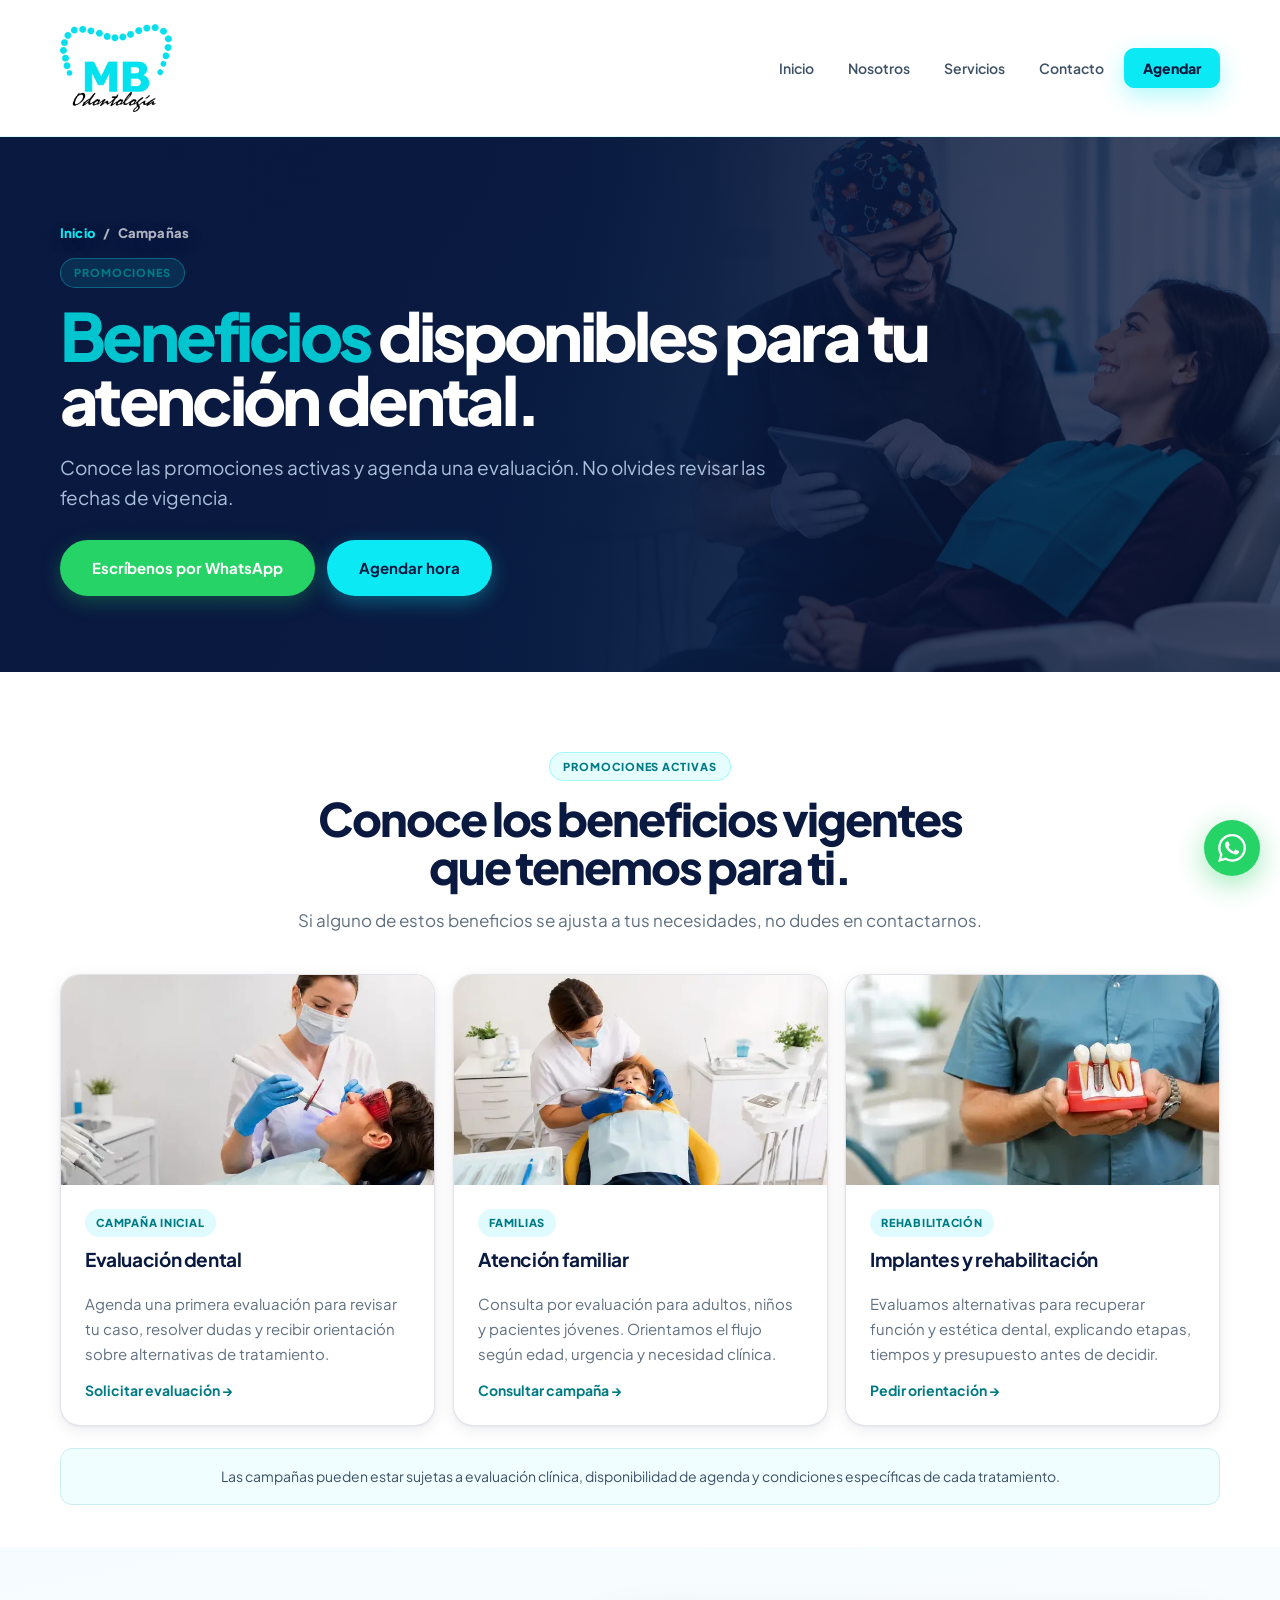
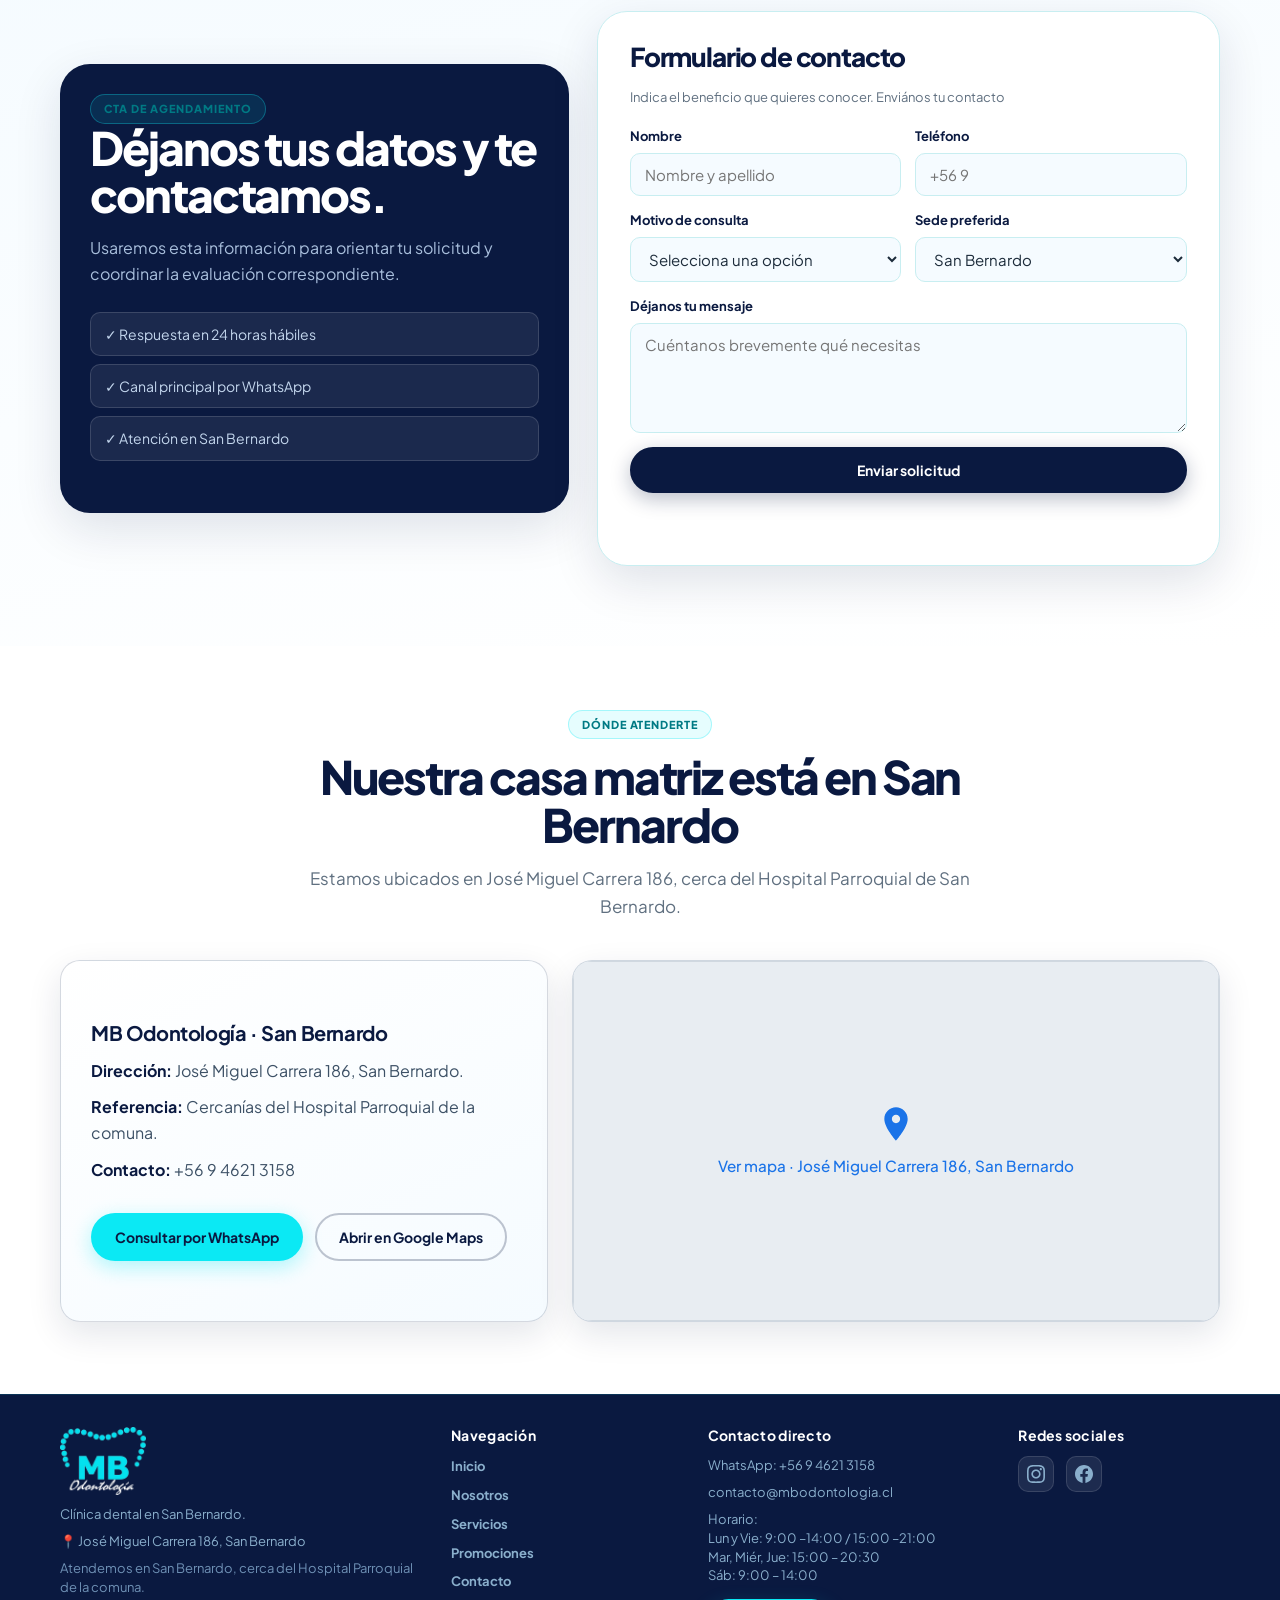
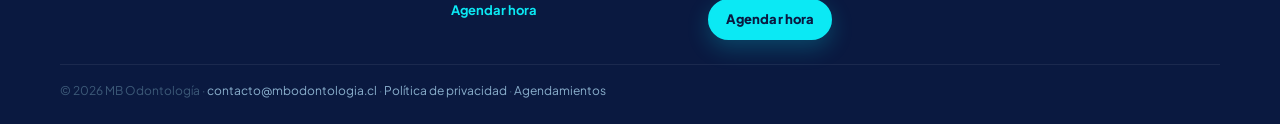
<file: campanas.html>
<!DOCTYPE html>
<html lang="es-CL">
<head>
  <meta charset="UTF-8" />
  <meta name="viewport" content="width=device-width, initial-scale=1.0" />
  <title>Campañas dentales | MB Odontología San Bernardo</title>
  <meta name="description" content="Beneficios y campañas vigentes en MB Odontología San Bernardo. Evaluación diagnóstica, presupuesto transparente. Consulta disponibilidad hoy." />
  <link rel="canonical" href="https://mbodontologia.cl/campanas.html" />
  <link rel="icon" type="image/x-icon" href="assets/img/favicon.ico" />
  <link rel="icon" type="image/png" sizes="32x32" href="assets/img/favicon-32.png" />
  <link rel="apple-touch-icon" sizes="192x192" href="assets/img/favicon-192.png" />
  <meta property="og:type" content="website" />
  <meta property="og:site_name" content="MB Odontología" />
  <meta property="og:title" content="Campañas dentales vigentes | MB Odontología" />
  <meta property="og:description" content="Conoce las campañas disponibles y agenda tu evaluación clínica en MB Odontología San Bernardo." />
  <meta property="og:url" content="https://mbodontologia.cl/campanas.html" />
  <meta property="og:image" content="https://mbodontologia.cl/assets/img/og-image.jpg" />
  <meta property="og:image:width" content="1200" />
  <meta property="og:image:height" content="630" />
  <meta property="og:locale" content="es_CL" />
  <meta name="twitter:card" content="summary_large_image" />
  <meta name="twitter:image" content="https://mbodontologia.cl/assets/img/og-image.jpg" />
  <link rel="stylesheet" href="assets/css/styles.css?v=20260606b" />
  <link rel="preconnect" href="https://fonts.googleapis.com">
  <link rel="preconnect" href="https://fonts.gstatic.com" crossorigin>
  <link rel="stylesheet" href="https://fonts.googleapis.com/css2?family=Plus+Jakarta+Sans:ital,wght@0,400;0,500;0,600;0,700;0,800;1,400&display=swap" media="print" onload="this.media='all'">
  <script type="application/ld+json">{"@context":"https://schema.org","@type":"Dentist","name":"MB Odontología — Campañas Dentales","description":"Campañas y beneficios vigentes de MB Odontología en San Bernardo. Agenda tu evaluación.","url":"https://mbodontologia.cl/campanas.html","telephone":"+56946213158","email":"contacto@mbodontologia.cl","image":"https://mbodontologia.cl/assets/img/og-image.jpg","address":{"@type":"PostalAddress","streetAddress":"José Miguel Carrera 186","addressLocality":"San Bernardo","addressRegion":"Región Metropolitana","addressCountry":"CL"},"openingHoursSpecification":[{"@type":"OpeningHoursSpecification","dayOfWeek":["Monday","Friday"],"opens":"09:00","closes":"14:00"},{"@type":"OpeningHoursSpecification","dayOfWeek":["Monday","Friday"],"opens":"15:00","closes":"21:00"},{"@type":"OpeningHoursSpecification","dayOfWeek":["Tuesday","Wednesday","Thursday"],"opens":"15:00","closes":"20:30"},{"@type":"OpeningHoursSpecification","dayOfWeek":["Saturday"],"opens":"09:00","closes":"14:00"}],"priceRange":"$$","sameAs":["https://www.instagram.com/mbodontologiachile/","https://www.facebook.com/mbodontologiachilee"]}</script>
  </head>
<body>
<header class="site-header">
  <div class="container nav">
    <a class="brand" href="index.html"><img src="assets/img/mb-logo.webp" alt="MB Odontología — Clínica dental" width="120" height="95"><span>Odontología</span></a>
    <nav class="menu" aria-label="Menú principal"><a href="index.html">Inicio</a><a href="equipo.html">Nosotros</a><a href="servicios.html">Servicios</a><a href="agendar.html#contacto">Contacto</a><a class="nav-agendar" href="agendar.html#dentalsoft">Agendar</a></nav>
    <button class="mobile-toggle" aria-label="Abrir menú" aria-expanded="false"><span></span><span></span><span></span></button>
  </div>
  <div class="container mobile-menu"><a href="index.html">Inicio</a><a href="equipo.html">Nosotros</a><a href="servicios.html">Servicios</a><a href="agendar.html#contacto">Contacto</a><a class="nav-agendar" href="agendar.html#dentalsoft">Agendar</a></div>
</header>

<main>
  <section class="campaign-hero">
    <div class="container">
      <nav class="breadcrumbs breadcrumbs-on-dark" aria-label="Breadcrumb"><a href="index.html">Inicio</a><span>/</span><span>Campañas</span></nav>
      <div class="kicker">Promociones</div>
      <h1><span>Beneficios</span> disponibles para tu atención dental.</h1>
      <p class="lead">Conoce las promociones activas y agenda una evaluación. No olvides revisar las fechas de vigencia.</p>
      <div class="campaign-hero-actions">
        <a class="btn lg whatsapp" href="https://wa.me/56946213158?text=Hola%2C%20quiero%20consultar%20por%20las%20campañas%20vigentes%20de%20MB%20Odontolog%C3%ADa." target="_blank" rel="noopener">Escríbenos por WhatsApp</a>
        <a class="btn lg" href="#formulario-campanas">Agendar hora</a>
      </div>
    </div>
  </section>

  <section class="campaign-intro">
    <div class="container">
      <div class="section-head center">
        <div class="kicker">Promociones activas</div>
        <h2>Conoce los beneficios vigentes que tenemos para ti.</h2>
        <p>Si alguno de estos beneficios se ajusta a tus necesidades, no dudes en contactarnos.</p>
      </div>

      <div class="campaign-grid">
        <article class="card campaign-card">
          <img loading="lazy" src="assets/img/servicio-card-01.webp" alt="Evaluación dental en MB Odontología" width="680" height="425">
          <div class="campaign-card-body">
            <span class="campaign-tag">Campaña inicial</span>
            <h3>Evaluación dental</h3>
            <p>Agenda una primera evaluación para revisar tu caso, resolver dudas y recibir orientación sobre alternativas de tratamiento.</p>
            <a href="#formulario-campanas">Solicitar evaluación →</a>
          </div>
        </article>

        <article class="card campaign-card">
          <img loading="lazy" src="assets/img/servicio-card-02.webp" alt="Atención dental familiar y odontopediatría" width="680" height="382">
          <div class="campaign-card-body">
            <span class="campaign-tag">Familias</span>
            <h3>Atención familiar</h3>
            <p>Consulta por evaluación para adultos, niños y pacientes jóvenes. Orientamos el flujo según edad, urgencia y necesidad clínica.</p>
            <a href="#formulario-campanas">Consultar campaña →</a>
          </div>
        </article>

        <article class="card campaign-card">
          <img loading="lazy" src="assets/img/servicio-card-05.webp" alt="Implantes y rehabilitación dental" width="680" height="338">
          <div class="campaign-card-body">
            <span class="campaign-tag">Rehabilitación</span>
            <h3>Implantes y rehabilitación</h3>
            <p>Evaluamos alternativas para recuperar función y estética dental, explicando etapas, tiempos y presupuesto antes de decidir.</p>
            <a href="#formulario-campanas">Pedir orientación →</a>
          </div>
        </article>
      </div>

      <p class="campaign-disclaimer">Las campañas pueden estar sujetas a evaluación clínica, disponibilidad de agenda y condiciones específicas de cada tratamiento.</p>
    </div>
  </section>

  <section id="formulario-campanas" class="campaign-form-section">
    <div class="container campaign-form-layout">
      <div class="campaign-form-copy">
        <div class="kicker">CTA de agendamiento</div>
        <h2>Déjanos tus datos y te contactamos.</h2>
        <p>Usaremos esta información para orientar tu solicitud y coordinar la evaluación correspondiente.</p>
        <div class="mini-list">
          <span>✓ Respuesta en 24 horas hábiles</span>
          <span>✓ Canal principal por WhatsApp</span>
          <span>✓ Atención en San Bernardo</span>
        </div>
      </div>

      <div class="form-card campaign-form-card">
        <h2>Formulario de contacto</h2>
        <p class="form-note">Indica el beneficio que quieres conocer. Enviános tu contacto</p>
        <form class="contact-form" action="https://formspree.io/f/mvzyvwob" method="POST" novalidate>
          <div class="form-grid">
            <div class="form-field">
              <label for="nombre">Nombre</label>
              <input id="nombre" name="nombre" type="text" placeholder="Nombre y apellido" required>
            </div>
            <div class="form-field">
              <label for="telefono">Teléfono</label>
              <input id="telefono" name="telefono" type="tel" placeholder="+56 9" required>
            </div>
            <div class="form-field">
              <label for="promocion">Motivo de consulta</label>
              <select id="promocion" name="promocion" required>
                <option value="">Selecciona una opción</option>
                <option>Evaluación dental</option>
                <option>Atención familiar</option>
                <option>Implantes y rehabilitación</option>
                <option>No estoy seguro/a</option>
              </select>
            </div>
            <div class="form-field">
              <label for="sede">Sede preferida</label>
              <select id="sede" name="sede">
                <option>San Bernardo</option>
              </select>
            </div>
            <div class="form-field full">
              <label for="mensaje">Déjanos tu mensaje</label>
              <textarea id="mensaje" name="mensaje" placeholder="Cuéntanos brevemente qué necesitas"></textarea>
            </div>
            <input type="hidden" name="_subject" value="Nueva solicitud desde Campañas MB Odontología">
            <input type="hidden" name="origen" value="campanas.html">
            <input type="text" name="_gotcha" tabindex="-1" autocomplete="off" class="form-honeypot" aria-hidden="true">
            <div class="form-field full">
              <button class="btn navy form-submit-btn" type="submit">Enviar solicitud</button>
              <p class="form-status" aria-live="polite"></p>
            </div>
          </div>
        </form>
      </div>
    </div>
  </section>

  <section class="home-location-section" aria-labelledby="campanas-location-title">
    <div class="container">
      <div class="section-head center">
        <div class="kicker">Dónde atenderte</div>
        <h2 id="campanas-location-title">Nuestra casa matriz está en San Bernardo</h2>
        <p>Estamos ubicados en José Miguel Carrera 186, cerca del Hospital Parroquial de San Bernardo.</p>
      </div>

      <div class="home-location-grid">
        <article class="home-location-card">
          <h3>MB Odontología · San Bernardo</h3>
          <p><strong>Dirección:</strong> José Miguel Carrera 186, San Bernardo.</p>
          <p><strong>Referencia:</strong> Cercanías del Hospital Parroquial de la comuna.</p>
          <p><strong>Contacto:</strong> +56 9 4621 3158</p>

          <div class="home-location-actions">
            <a class="btn" href="https://wa.me/56946213158?text=Hola%2C%20quiero%20consultar%20por%20las%20campañas%20vigentes%20de%20MB%20Odontolog%C3%ADa." target="_blank" rel="noopener">Consultar por WhatsApp</a>
            <a class="btn secondary" href="https://maps.app.goo.gl/84jRuTuHgjY4yyRq6" target="_blank" rel="noopener">Abrir en Google Maps</a>
          </div>
        </article>

        <div class="home-map-embed map-lazy-wrapper" data-map-src="https://www.google.com/maps?q=Jos%C3%A9%20Miguel%20Carrera%20186%2C%20San%20Bernardo%2C%20Chile&output=embed">
          <div class="map-placeholder" role="button" tabindex="0" aria-label="Ver mapa en Google Maps" onclick="loadMap(this)">
            <div class="map-placeholder-inner">
              <svg width="40" height="40" viewBox="0 0 24 24" fill="none" xmlns="http://www.w3.org/2000/svg" aria-hidden="true"><path d="M12 2C8.13 2 5 5.13 5 9c0 5.25 7 13 7 13s7-7.75 7-13c0-3.87-3.13-7-7-7zm0 9.5c-1.38 0-2.5-1.12-2.5-2.5s1.12-2.5 2.5-2.5 2.5 1.12 2.5 2.5-1.12 2.5-2.5 2.5z" fill="#1a73e8"/></svg>
              <span>Ver mapa · José Miguel Carrera 186, San Bernardo</span>
            </div>
          </div>
        </div>
      </div>
    </div>
  </section>
</main>

<footer>
  <div class="container">
    <div class="footer-grid footer-grid-compact">
      <div class="footer-brand footer-col">
        <img src="assets/img/mb-logo-white.webp" alt="MB Odontología" width="180" height="142">
        <p>Clínica dental en San Bernardo.</p>
        <p class="footer-address">📍 José Miguel Carrera 186, San Bernardo</p>
        <p class="footer-matriz">Atendemos en San Bernardo, cerca del Hospital Parroquial de la comuna.</p>
      </div>

      <div class="footer-col footer-nav-col">
        <h3>Navegación</h3>
        <div class="footer-links">
          <a href="index.html">Inicio</a>
          <a href="equipo.html">Nosotros</a>
          <a href="servicios.html">Servicios</a>
          <a href="campanas.html">Promociones</a>
          <a href="agendar.html#contacto">Contacto</a>
          <a class="nav-agendar" href="agendar.html#dentalsoft">Agendar hora</a>
        </div>
      </div>

      <div class="footer-col footer-contact-col">
        <h3>Contacto directo</h3>
        <p><a href="https://wa.me/56946213158?text=Hola%2C%20quiero%20agendar%20una%20hora%20en%20MB%20Odontolog%C3%ADa." target="_blank" rel="noopener">WhatsApp: +56 9 4621 3158</a></p>
        <p><a href="mailto:contacto@mbodontologia.cl">contacto@mbodontologia.cl</a></p>
        <p class="footer-schedule-compact">Horario:
Lun y Vie: 9:00 –14:00 / 15:00 –21:00 
Mar, Miér, Jue: 15:00 – 20:30 
Sáb: 9:00 – 14:00</p>
        <a class="btn footer-agendar" href="agendar.html#dentalsoft">Agendar hora</a>
      </div>

      <div class="footer-col footer-social-col">
        <h3>Redes sociales</h3>
        <div class="footer-social">
          <a href="https://www.instagram.com/mbodontologiachile/" target="_blank" rel="noopener" aria-label="Instagram MB Odontología"><svg viewBox="0 0 24 24" xmlns="http://www.w3.org/2000/svg" aria-hidden="true"><path d="M12 2.163c3.204 0 3.584.012 4.85.07 3.252.148 4.771 1.691 4.919 4.919.058 1.265.069 1.645.069 4.849 0 3.205-.012 3.584-.069 4.849-.149 3.225-1.664 4.771-4.919 4.919-1.266.058-1.644.07-4.85.07-3.204 0-3.584-.012-4.849-.07-3.26-.149-4.771-1.699-4.919-4.92-.058-1.265-.07-1.644-.07-4.849 0-3.204.013-3.583.07-4.849.149-3.227 1.664-4.771 4.919-4.919 1.266-.057 1.645-.069 4.849-.069zm0-2.163c-3.259 0-3.667.014-4.947.072-4.358.2-6.78 2.618-6.98 6.98-.059 1.281-.073 1.689-.073 4.948 0 3.259.014 3.668.072 4.948.2 4.358 2.618 6.78 6.98 6.98 1.281.058 1.689.072 4.948.072 3.259 0 3.668-.014 4.948-.072 4.354-.2 6.782-2.618 6.979-6.98.059-1.28.073-1.689.073-4.948 0-3.259-.014-3.667-.072-4.947-.196-4.354-2.617-6.78-6.979-6.98-1.281-.059-1.69-.073-4.949-.073zm0 5.838c-3.403 0-6.162 2.759-6.162 6.162s2.759 6.163 6.162 6.163 6.162-2.759 6.162-6.163c0-3.403-2.759-6.162-6.162-6.162zm0 10.162c-2.209 0-4-1.79-4-4 0-2.209 1.791-4 4-4s4 1.791 4 4c0 2.21-1.791 4-4 4zm6.406-11.845c-.796 0-1.441.645-1.441 1.44s.645 1.44 1.441 1.44c.795 0 1.439-.645 1.439-1.44s-.644-1.44-1.439-1.44z"/></svg></a>
          <a href="https://www.facebook.com/mbodontologiachilee" target="_blank" rel="noopener" aria-label="Facebook MB Odontología"><svg viewBox="0 0 24 24" xmlns="http://www.w3.org/2000/svg" aria-hidden="true"><path d="M24 12.073c0-6.627-5.373-12-12-12s-12 5.373-12 12c0 5.99 4.388 10.954 10.125 11.854v-8.385H7.078v-3.47h3.047V9.43c0-3.007 1.792-4.669 4.533-4.669 1.312 0 2.686.235 2.686.235v2.953H15.83c-1.491 0-1.956.925-1.956 1.874v2.25h3.328l-.532 3.47h-2.796v8.385C19.612 23.027 24 18.062 24 12.073z"/></svg></a>
        </div>
      </div>
    </div>
    <div class="footer-bottom">
      <span>© 2026 MB Odontología · <a href="mailto:contacto@mbodontologia.cl">contacto@mbodontologia.cl</a> · <a href="privacidad.html">Política de privacidad</a> · <a href="agendar.html">Agendamientos</a></span>
    </div>
  </div>
</footer>

<a class="wa-float" href="https://wa.me/56946213158?text=Hola%2C%20quiero%20consultar%20por%20las%20campañas%20vigentes%20de%20MB%20Odontolog%C3%ADa." target="_blank" rel="noopener" aria-label="Contactar por WhatsApp">
  <svg viewBox="0 0 24 24" xmlns="http://www.w3.org/2000/svg" aria-hidden="true"><path d="M17.472 14.382c-.297-.149-1.758-.867-2.03-.967-.273-.099-.471-.148-.67.15-.197.297-.767.966-.94 1.164-.173.199-.347.223-.644.075-.297-.15-1.255-.463-2.39-1.475-.883-.788-1.48-1.761-1.653-2.059-.173-.297-.018-.458.13-.606.134-.133.298-.347.446-.52.149-.174.198-.298.298-.497.099-.198.05-.371-.025-.52-.075-.149-.669-1.612-.916-2.207-.242-.579-.487-.5-.669-.51-.173-.008-.371-.01-.57-.01-.198 0-.52.074-.792.372-.272.297-1.04 1.016-1.04 2.479 0 1.462 1.065 2.875 1.213 3.074.149.198 2.096 3.2 5.077 4.487.709.306 1.262.489 1.694.625.712.227 1.36.195 1.871.118.571-.085 1.758-.719 2.006-1.413.248-.694.248-1.289.173-1.413-.074-.124-.272-.198-.57-.347m-5.421 7.403h-.004a9.87 9.87 0 01-5.031-1.378l-.361-.214-3.741.982.998-3.648-.235-.374a9.86 9.86 0 01-1.51-5.26c.001-5.45 4.436-9.884 9.888-9.884 2.64 0 5.122 1.03 6.988 2.898a9.825 9.825 0 012.893 6.994c-.003 5.45-4.437 9.884-9.885 9.884m8.413-18.297A11.815 11.815 0 0012.05 0C5.495 0 .16 5.335.157 11.892c0 2.096.547 4.142 1.588 5.945L.057 24l6.305-1.654a11.882 11.882 0 005.683 1.448h.005c6.554 0 11.89-5.335 11.893-11.893a11.821 11.821 0 00-3.48-8.413z"/></svg>
</a>

<script src="assets/js/scripts.js?v=20260606b"></script>
</body>
</html>
</file>
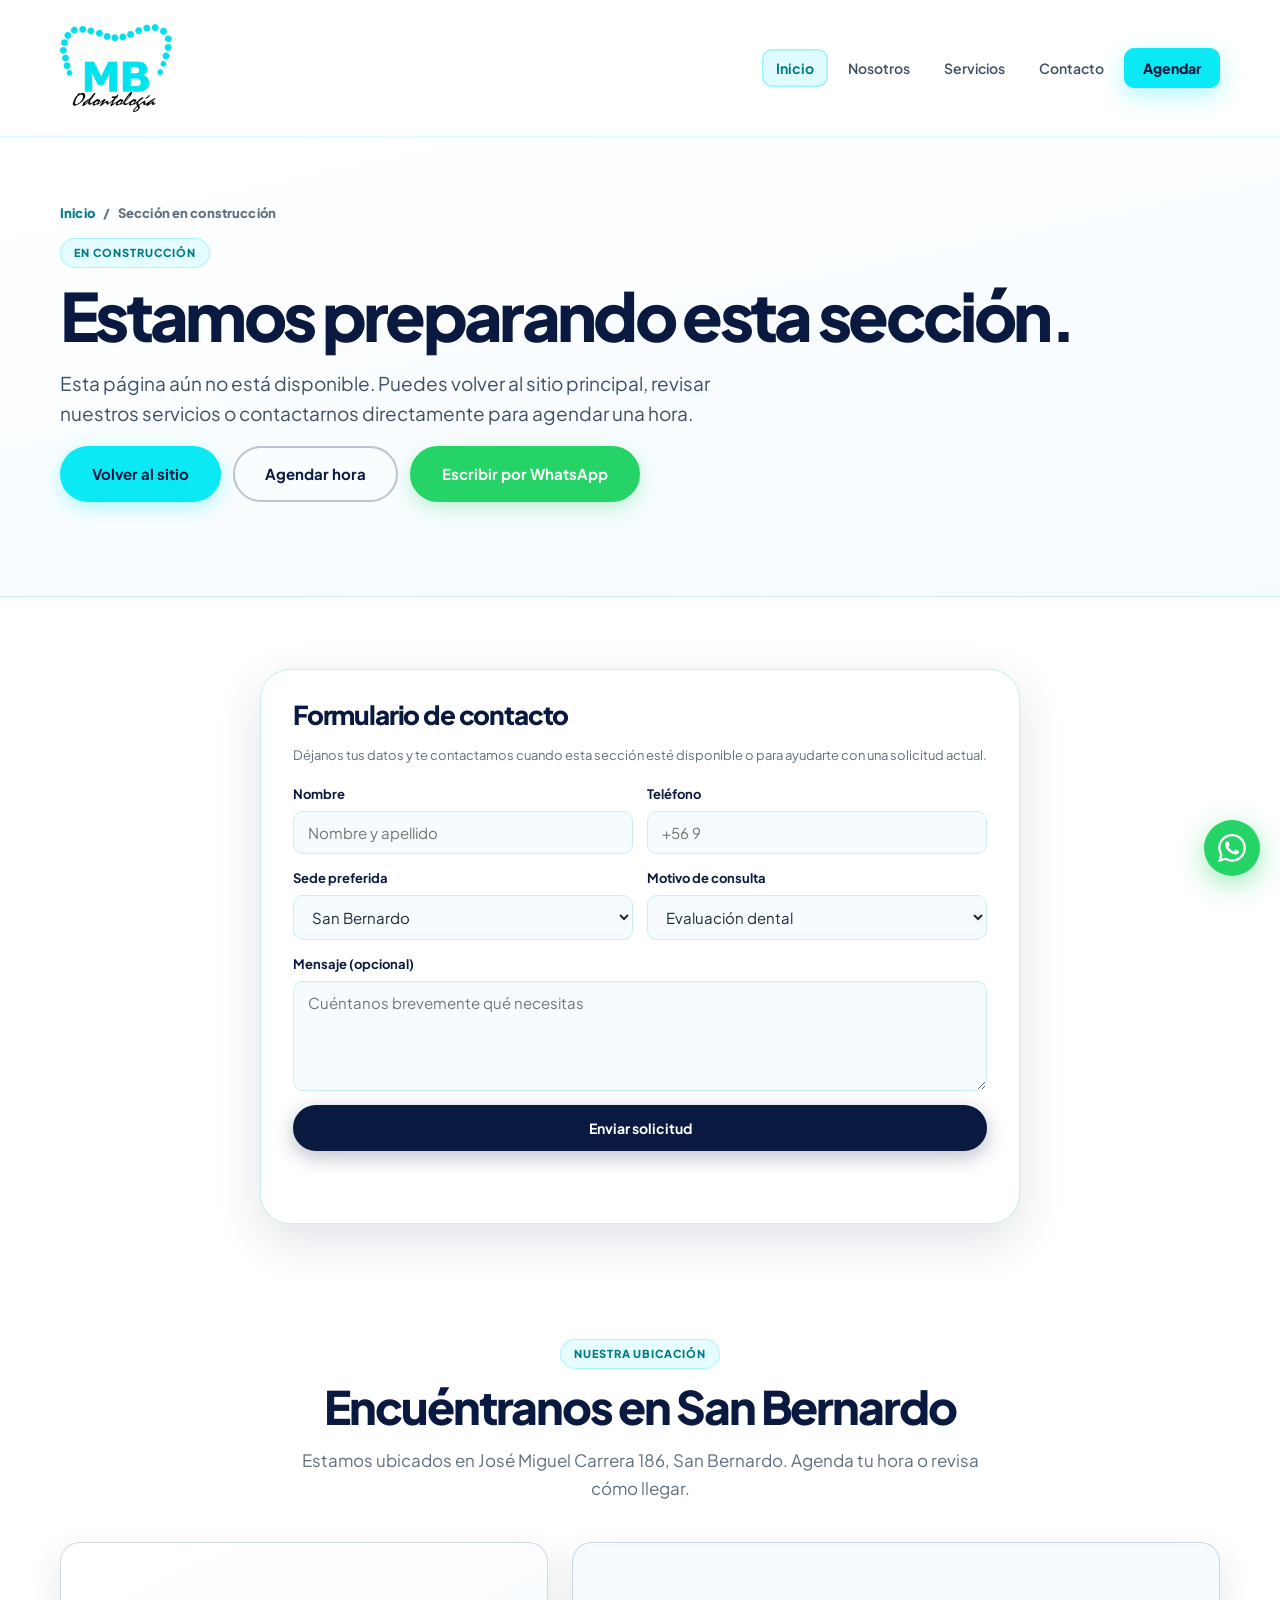
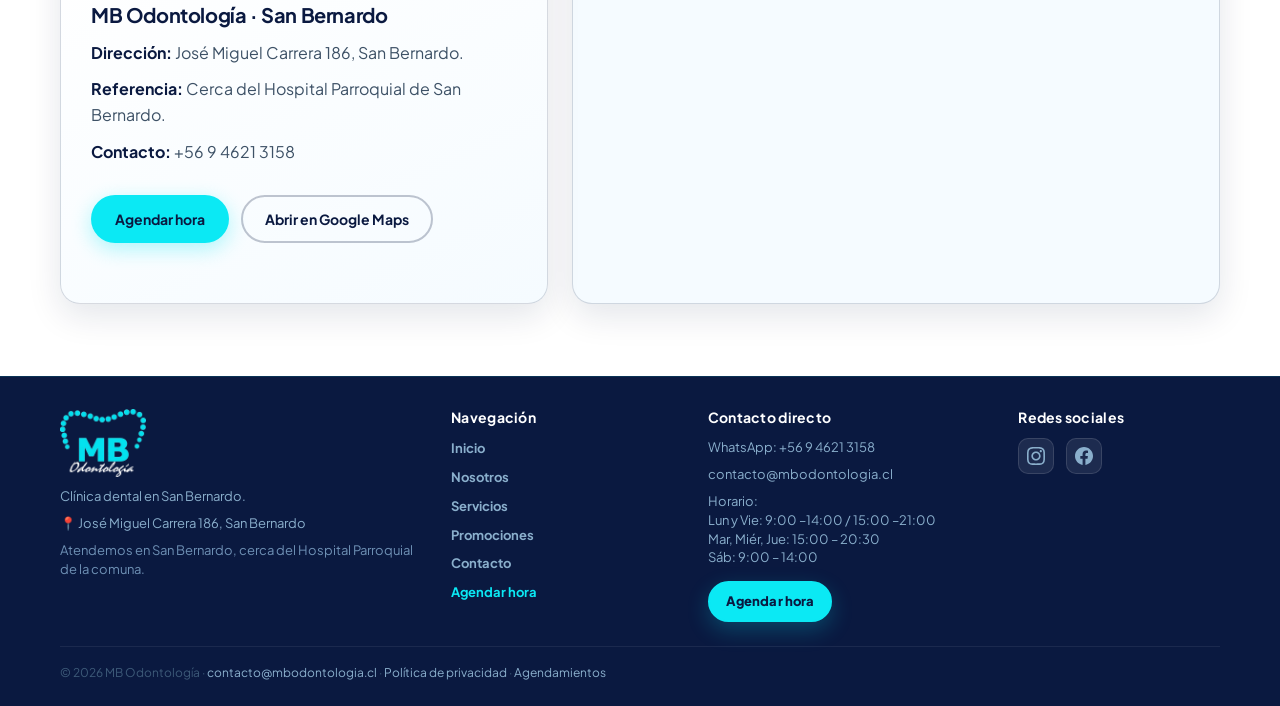
<file: en-construccion.html>
<!DOCTYPE html>
<html lang="es-CL">
<head>
  <meta charset="UTF-8" />
  <meta name="viewport" content="width=device-width, initial-scale=1.0" />
  <title>Sección en construcción | MB Odontología</title>
  <meta name="description" content="Esta sección de MB Odontología está en construcción. Vuelve al sitio principal o agenda tu hora dental en San Bernardo." />
  <meta name="robots" content="noindex, follow" />
  <link rel="canonical" href="https://mbodontologia.cl/en-construccion.html" />
  <link rel="icon" type="image/x-icon" href="assets/img/favicon.ico" />
  <link rel="icon" type="image/png" sizes="32x32" href="assets/img/favicon-32.png" />
  <link rel="apple-touch-icon" sizes="192x192" href="assets/img/favicon-192.png" />
  <meta property="og:type" content="website" />
  <meta property="og:site_name" content="MB Odontología" />
  <meta property="og:title" content="Sección en construcción | MB Odontología" />
  <meta property="og:description" content="Estamos preparando esta sección. Puedes volver al sitio, agendar hora o escribirnos por WhatsApp." />
  <meta property="og:url" content="https://mbodontologia.cl/en-construccion.html" />
  <meta property="og:image" content="https://mbodontologia.cl/assets/img/og-image.jpg" />
  <meta property="og:image:width" content="1200" />
  <meta property="og:image:height" content="630" />
  <meta property="og:locale" content="es_CL" />
  <meta name="twitter:card" content="summary_large_image" />
  <meta name="twitter:image" content="https://mbodontologia.cl/assets/img/og-image.jpg" />
  <link rel="stylesheet" href="assets/css/styles.css?v=20260606b" />
  <link rel="preconnect" href="https://fonts.googleapis.com">
  <link rel="preconnect" href="https://fonts.gstatic.com" crossorigin>
  <link rel="stylesheet" href="https://fonts.googleapis.com/css2?family=Plus+Jakarta+Sans:ital,wght@0,400;0,500;0,600;0,700;0,800;1,400&display=swap" media="print" onload="this.media='all'">
</head>
<body>
<header class="site-header">
  <div class="container nav">
    <a class="brand" href="index.html"><img src="assets/img/mb-logo.webp" alt="MB Odontología — Clínica dental" width="120" height="95"><span>Odontología</span></a>
    <nav class="menu" aria-label="Menú principal"><a class="active" href="index.html">Inicio</a><a href="equipo.html">Nosotros</a><a href="servicios.html">Servicios</a><a href="agendar.html#contacto">Contacto</a><a class="nav-agendar" href="agendar.html#dentalsoft">Agendar</a></nav>
    <button class="mobile-toggle" aria-label="Abrir menú" aria-expanded="false"><span></span><span></span><span></span></button>
  </div>
  <div class="container mobile-menu"><a href="index.html">Inicio</a><a href="equipo.html">Nosotros</a><a href="servicios.html">Servicios</a><a href="agendar.html#contacto">Contacto</a><a class="nav-agendar" href="agendar.html#dentalsoft">Agendar</a></div>
</header>
<main>
  <section class="page-hero">
    <div class="container">
      <nav class="breadcrumbs" aria-label="Breadcrumb"><a href="index.html">Inicio</a><span>/</span><span>Sección en construcción</span></nav>
      <div class="kicker">En construcción</div>
      <h1>Estamos preparando esta sección.</h1>
      <p class="lead">Esta página aún no está disponible. Puedes volver al sitio principal, revisar nuestros servicios o contactarnos directamente para agendar una hora.</p>
      <div class="hero-actions" style="padding-top: 18px;">
        <a class="btn lg" href="index.html">Volver al sitio</a>
        <a class="btn secondary lg" href="agendar.html#dentalsoft">Agendar hora</a>
        <a class="btn lg whatsapp" href="https://wa.me/56946213158?text=Hola%2C%20vi%20una%20secci%C3%B3n%20en%20construcci%C3%B3n%20y%20quiero%20hacer%20una%20consulta%20en%20MB%20Odontolog%C3%ADa." target="_blank" rel="noopener">Escribir por WhatsApp</a>
      </div>
    </div>
  </section>

<section id="contacto" class="agendar-contact-section">
    <div class="container agendar-contact-layout">
      <div class="form-card agendar-form-card">
        <h2>Formulario de contacto</h2>
        <p class="form-note">Déjanos tus datos y te contactamos cuando esta sección esté disponible o para ayudarte con una solicitud actual.</p>
        <form class="contact-form" action="https://formspree.io/f/mvzyvwob" method="POST" novalidate>
          <div class="form-grid">
            <div class="form-field">
              <label for="nombre">Nombre</label>
              <input id="nombre" name="nombre" type="text" placeholder="Nombre y apellido" required>
            </div>
            <div class="form-field">
              <label for="telefono">Teléfono</label>
              <input id="telefono" name="telefono" type="tel" placeholder="+56 9" required>
            </div>
            <div class="form-field">
              <label for="sede">Sede preferida</label>
              <select id="sede" name="sede">
                <option>San Bernardo</option>
              </select>
            </div>
            <div class="form-field">
              <label for="motivo">Motivo de consulta</label>
              <select id="motivo" name="motivo">
                <option>Evaluación dental</option>
                <option>Urgencia</option>
                <option>Ortodoncia</option>
                <option>Implantes</option>
                <option>Odontopediatría</option>
                <option>Otro</option>
              </select>
            </div>
            <div class="form-field full">
              <label for="mensaje">Mensaje (opcional)</label>
              <textarea id="mensaje" name="mensaje" placeholder="Cuéntanos brevemente qué necesitas"></textarea>
            </div>
            <input type="hidden" name="_subject" value="Nueva solicitud desde página en construcción MB Odontología">
            <input type="hidden" name="origen" value="en-construccion.html">
            <input type="text" name="_gotcha" tabindex="-1" autocomplete="off" class="form-honeypot" aria-hidden="true">
            <div class="form-field full">
              <button class="btn navy form-submit-btn" type="submit">Enviar solicitud</button>
              <p class="form-status" aria-live="polite"></p>
            </div>
          </div>
        </form>
      </div>
    </div>
  </section>



<section class="home-location-section" aria-labelledby="home-location-title">
    <div class="container">
      <div class="section-head center">
        <div class="kicker">Nuestra ubicación</div>
        <h2 id="home-location-title">Encuéntranos en San Bernardo</h2>
        <p>Estamos ubicados en José Miguel Carrera 186, San Bernardo. Agenda tu hora o revisa cómo llegar.</p>
      </div>

      <div class="home-location-grid">
        <article class="home-location-card">
          <h3>MB Odontología · San Bernardo</h3>
          <p><strong>Dirección:</strong> José Miguel Carrera 186, San Bernardo.</p>
          <p><strong>Referencia:</strong> Cerca del Hospital Parroquial de San Bernardo.</p>
          <p><strong>Contacto:</strong> +56 9 4621 3158</p>

          <div class="home-location-actions">
            <a class="btn header-cta" href="agendar.html#dentalsoft">Agendar hora</a>
            <a class="btn secondary" href="https://maps.app.goo.gl/84jRuTuHgjY4yyRq6" target="_blank" rel="noopener">Abrir en Google Maps</a>
          </div>
        </article>

        <div class="home-map-embed">
          <iframe
            src="https://www.google.com/maps?q=Jos%C3%A9%20Miguel%20Carrera%20186%2C%20San%20Bernardo%2C%20Chile&output=embed"
            width="100%"
            height="360"
            style="border:0;"
            allowfullscreen=""
            loading="lazy"
            referrerpolicy="no-referrer-when-downgrade"
            title="Mapa MB Odontología San Bernardo">
          </iframe>
        </div>
      </div>
    </div>
  </section>



</main>
<footer>
  <div class="container">
    <div class="footer-grid footer-grid-compact">
      <div class="footer-brand footer-col">
        <img src="assets/img/mb-logo-white.webp" alt="MB Odontología" width="180" height="142">
        <p>Clínica dental en San Bernardo.</p>
        <p class="footer-address">📍 José Miguel Carrera 186, San Bernardo</p>
        <p class="footer-matriz">Atendemos en San Bernardo, cerca del Hospital Parroquial de la comuna.</p>
      </div>

      <div class="footer-col footer-nav-col">
        <h3>Navegación</h3>
        <div class="footer-links">
          <a href="index.html">Inicio</a>
          <a href="equipo.html">Nosotros</a>
          <a href="servicios.html">Servicios</a>
          <a href="campanas.html">Promociones</a>
          <a href="agendar.html#contacto">Contacto</a>
          <a class="nav-agendar" href="agendar.html#dentalsoft">Agendar hora</a>
        </div>
      </div>

      <div class="footer-col footer-contact-col">
        <h3>Contacto directo</h3>
        <p><a href="https://wa.me/56946213158?text=Hola%2C%20quiero%20agendar%20una%20hora%20en%20MB%20Odontolog%C3%ADa." target="_blank" rel="noopener">WhatsApp: +56 9 4621 3158</a></p>
        <p><a href="mailto:contacto@mbodontologia.cl">contacto@mbodontologia.cl</a></p>
        <p class="footer-schedule-compact">Horario:
Lun y Vie: 9:00 –14:00 / 15:00 –21:00 
Mar, Miér, Jue: 15:00 – 20:30 
Sáb: 9:00 – 14:00</p>
        <a class="btn footer-agendar" href="agendar.html#dentalsoft">Agendar hora</a>
      </div>

      <div class="footer-col footer-social-col">
        <h3>Redes sociales</h3>
        <div class="footer-social">
          <a href="https://www.instagram.com/mbodontologiachile/" target="_blank" rel="noopener" aria-label="Instagram MB Odontología"><svg viewBox="0 0 24 24" xmlns="http://www.w3.org/2000/svg" aria-hidden="true"><path d="M12 2.163c3.204 0 3.584.012 4.85.07 3.252.148 4.771 1.691 4.919 4.919.058 1.265.069 1.645.069 4.849 0 3.205-.012 3.584-.069 4.849-.149 3.225-1.664 4.771-4.919 4.919-1.266.058-1.644.07-4.85.07-3.204 0-3.584-.012-4.849-.07-3.26-.149-4.771-1.699-4.919-4.92-.058-1.265-.07-1.644-.07-4.849 0-3.204.013-3.583.07-4.849.149-3.227 1.664-4.771 4.919-4.919 1.266-.057 1.645-.069 4.849-.069zm0-2.163c-3.259 0-3.667.014-4.947.072-4.358.2-6.78 2.618-6.98 6.98-.059 1.281-.073 1.689-.073 4.948 0 3.259.014 3.668.072 4.948.2 4.358 2.618 6.78 6.98 6.98 1.281.058 1.689.072 4.948.072 3.259 0 3.668-.014 4.948-.072 4.354-.2 6.782-2.618 6.979-6.98.059-1.28.073-1.689.073-4.948 0-3.259-.014-3.667-.072-4.947-.196-4.354-2.617-6.78-6.979-6.98-1.281-.059-1.69-.073-4.949-.073zm0 5.838c-3.403 0-6.162 2.759-6.162 6.162s2.759 6.163 6.162 6.163 6.162-2.759 6.162-6.163c0-3.403-2.759-6.162-6.162-6.162zm0 10.162c-2.209 0-4-1.79-4-4 0-2.209 1.791-4 4-4s4 1.791 4 4c0 2.21-1.791 4-4 4zm6.406-11.845c-.796 0-1.441.645-1.441 1.44s.645 1.44 1.441 1.44c.795 0 1.439-.645 1.439-1.44s-.644-1.44-1.439-1.44z"/></svg></a>
          <a href="https://www.facebook.com/mbodontologiachilee" target="_blank" rel="noopener" aria-label="Facebook MB Odontología"><svg viewBox="0 0 24 24" xmlns="http://www.w3.org/2000/svg" aria-hidden="true"><path d="M24 12.073c0-6.627-5.373-12-12-12s-12 5.373-12 12c0 5.99 4.388 10.954 10.125 11.854v-8.385H7.078v-3.47h3.047V9.43c0-3.007 1.792-4.669 4.533-4.669 1.312 0 2.686.235 2.686.235v2.953H15.83c-1.491 0-1.956.925-1.956 1.874v2.25h3.328l-.532 3.47h-2.796v8.385C19.612 23.027 24 18.062 24 12.073z"/></svg></a>
        </div>
      </div>
    </div>
    <div class="footer-bottom">
      <span>© 2026 MB Odontología · <a href="mailto:contacto@mbodontologia.cl">contacto@mbodontologia.cl</a> · <a href="privacidad.html">Política de privacidad</a> · <a href="agendar.html">Agendamientos</a></span>
    </div>
  </div>
</footer>

<a class="wa-float" href="https://wa.me/56946213158?text=Hola%2C%20quiero%20agendar%20una%20hora%20en%20MB%20Odontolog%C3%ADa." target="_blank" rel="noopener" aria-label="Contactar por WhatsApp">
  <svg viewBox="0 0 24 24" xmlns="http://www.w3.org/2000/svg" aria-hidden="true"><path d="M17.472 14.382c-.297-.149-1.758-.867-2.03-.967-.273-.099-.471-.148-.67.15-.197.297-.767.966-.94 1.164-.173.199-.347.223-.644.075-.297-.15-1.255-.463-2.39-1.475-.883-.788-1.48-1.761-1.653-2.059-.173-.297-.018-.458.13-.606.134-.133.298-.347.446-.52.149-.174.198-.298.298-.497.099-.198.05-.371-.025-.52-.075-.149-.669-1.612-.916-2.207-.242-.579-.487-.5-.669-.51-.173-.008-.371-.01-.57-.01-.198 0-.52.074-.792.372-.272.297-1.04 1.016-1.04 2.479 0 1.462 1.065 2.875 1.213 3.074.149.198 2.096 3.2 5.077 4.487.709.306 1.262.489 1.694.625.712.227 1.36.195 1.871.118.571-.085 1.758-.719 2.006-1.413.248-.694.248-1.289.173-1.413-.074-.124-.272-.198-.57-.347m-5.421 7.403h-.004a9.87 9.87 0 01-5.031-1.378l-.361-.214-3.741.982.998-3.648-.235-.374a9.86 9.86 0 01-1.51-5.26c.001-5.45 4.436-9.884 9.888-9.884 2.64 0 5.122 1.03 6.988 2.898a9.825 9.825 0 012.893 6.994c-.003 5.45-4.437 9.884-9.885 9.884m8.413-18.297A11.815 11.815 0 0012.05 0C5.495 0 .16 5.335.157 11.892c0 2.096.547 4.142 1.588 5.945L.057 24l6.305-1.654a11.882 11.882 0 005.683 1.448h.005c6.554 0 11.89-5.335 11.893-11.893a11.821 11.821 0 00-3.48-8.413z"/></svg>
</a>

<script src="assets/js/scripts.js?v=20260606b"></script>
</body>
</html>
</file>
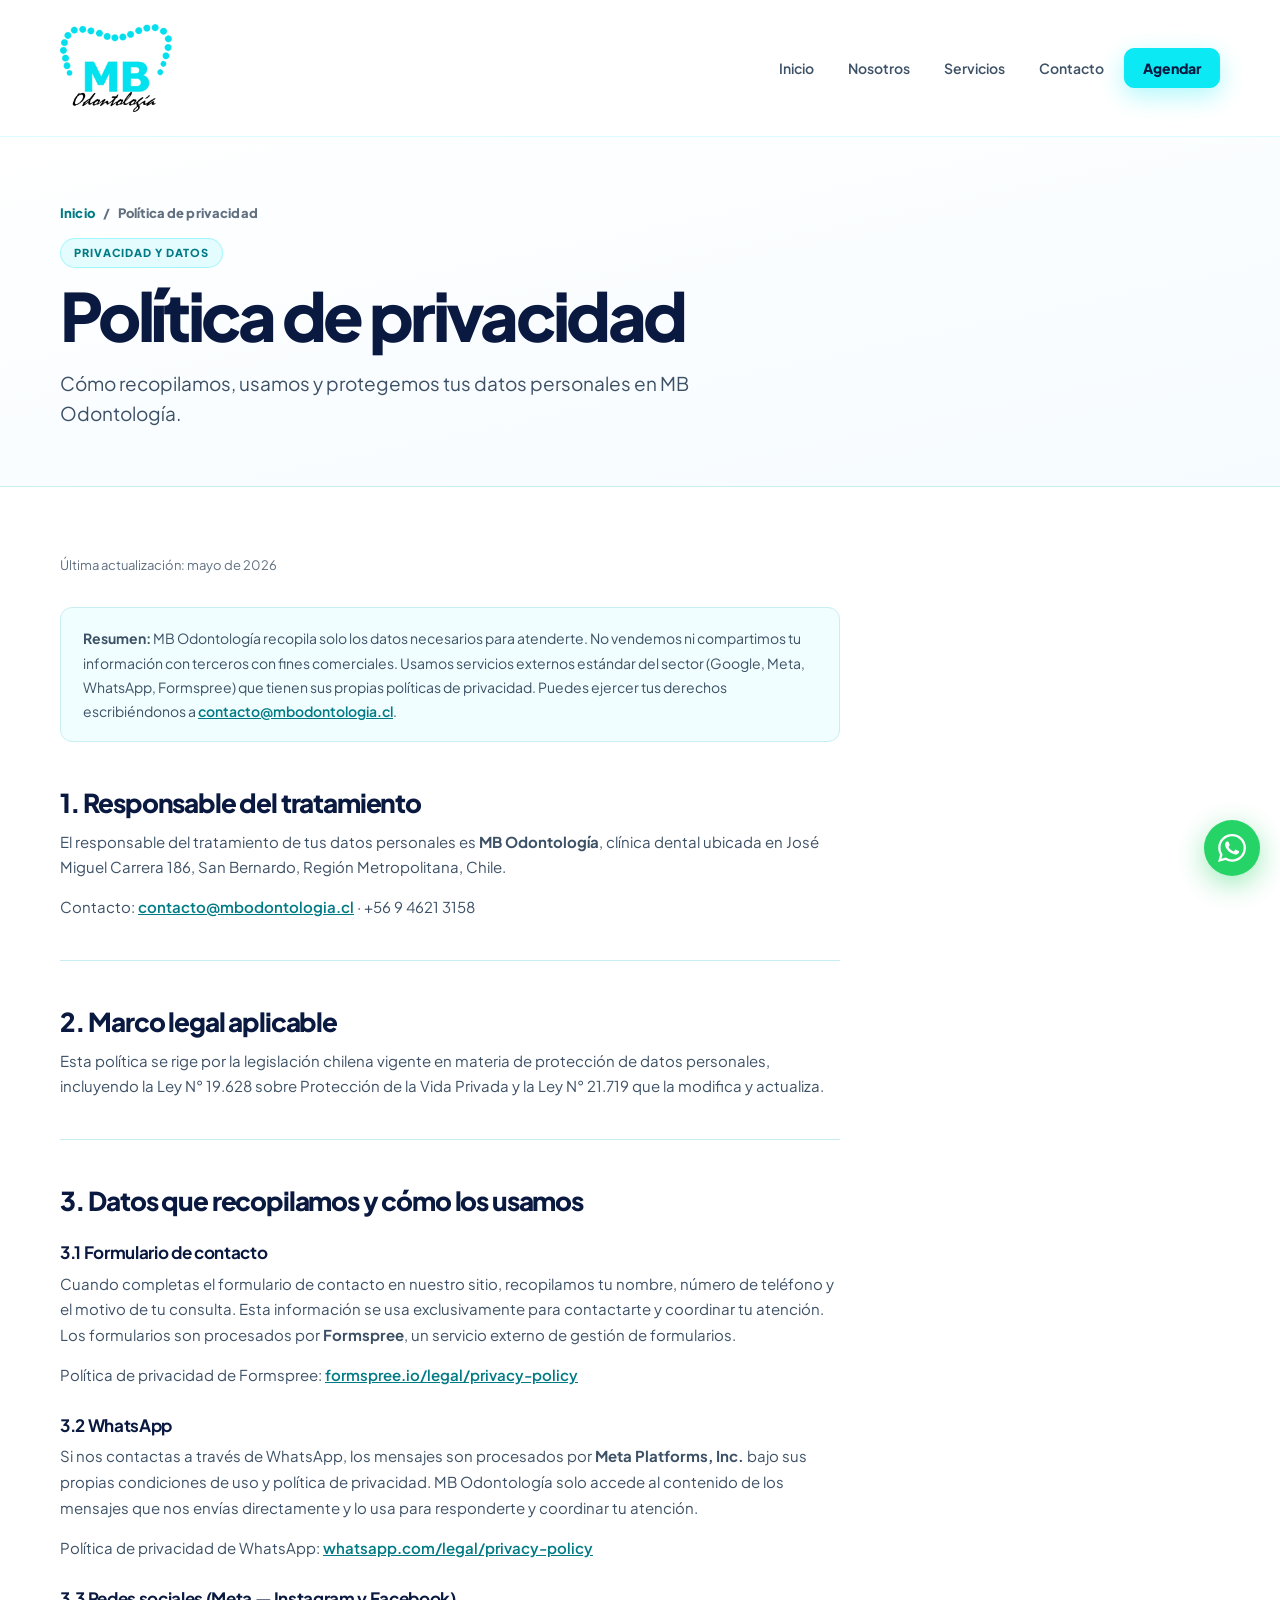
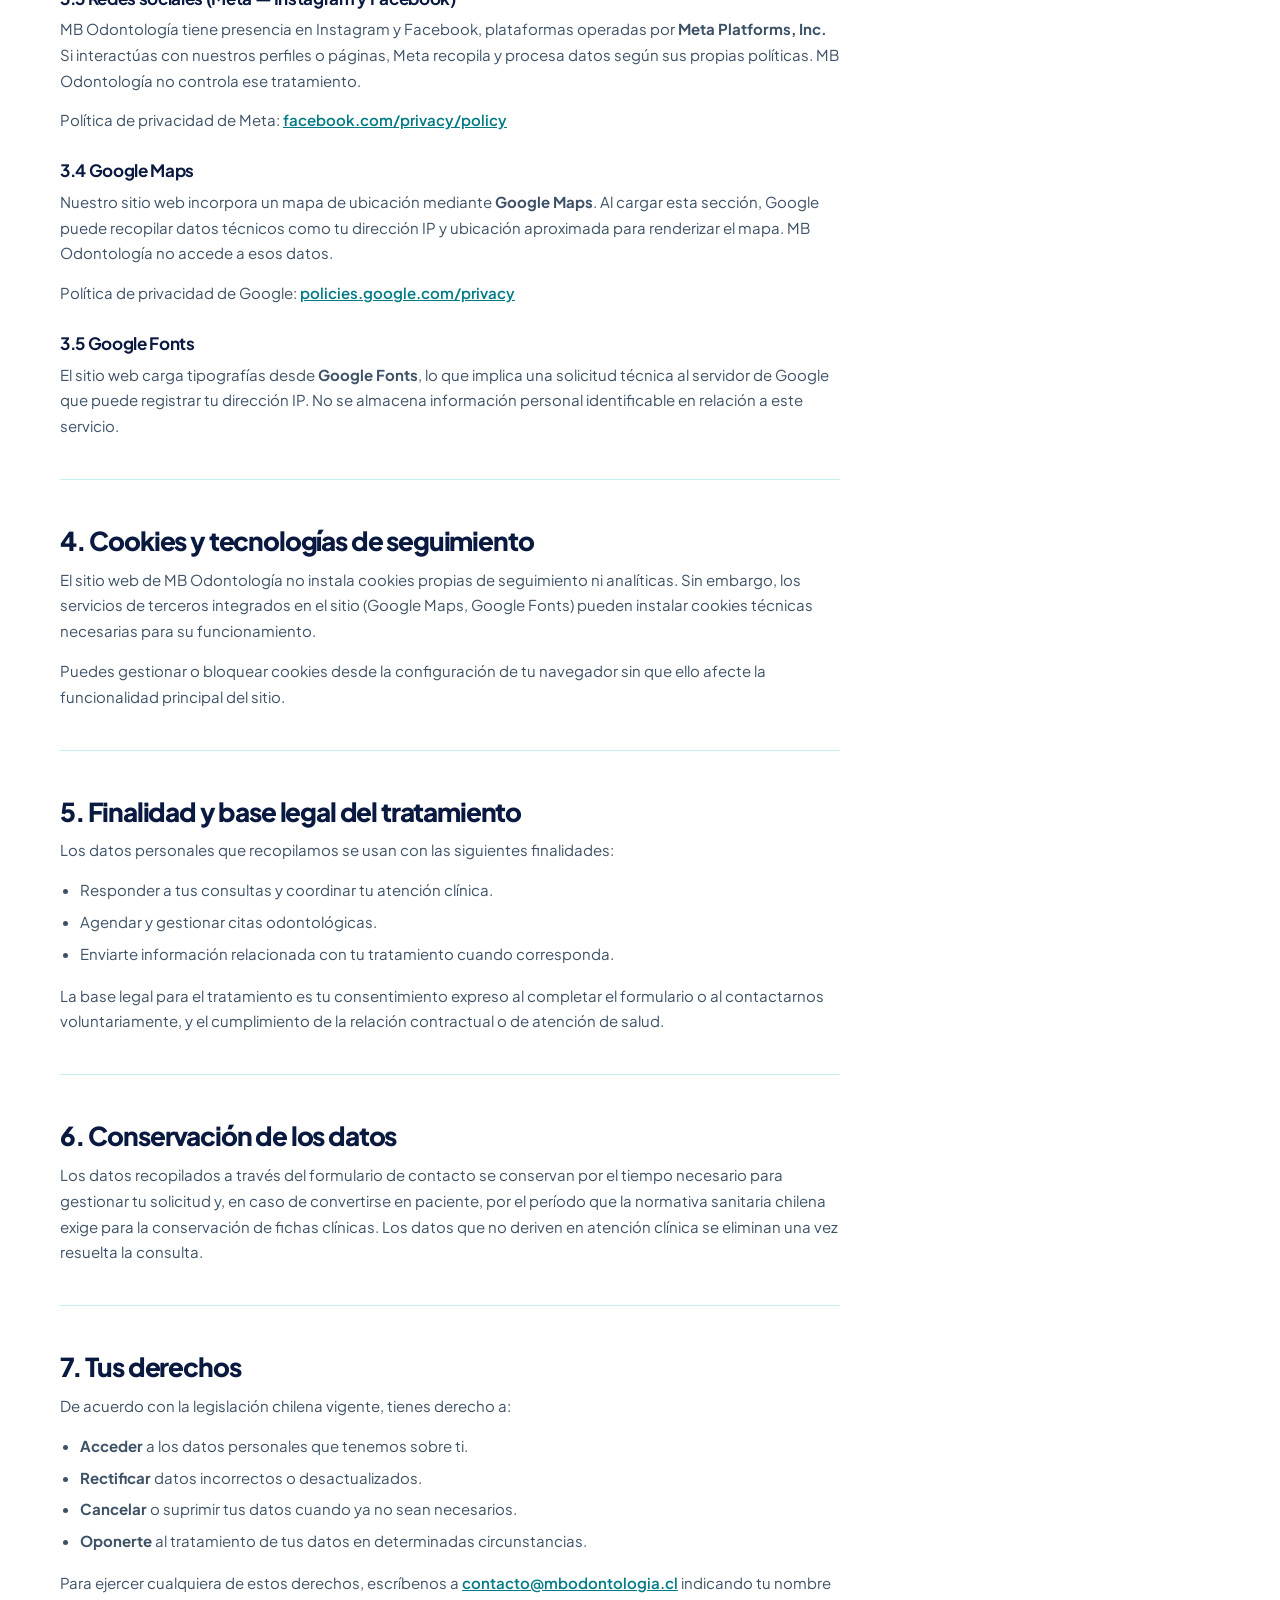
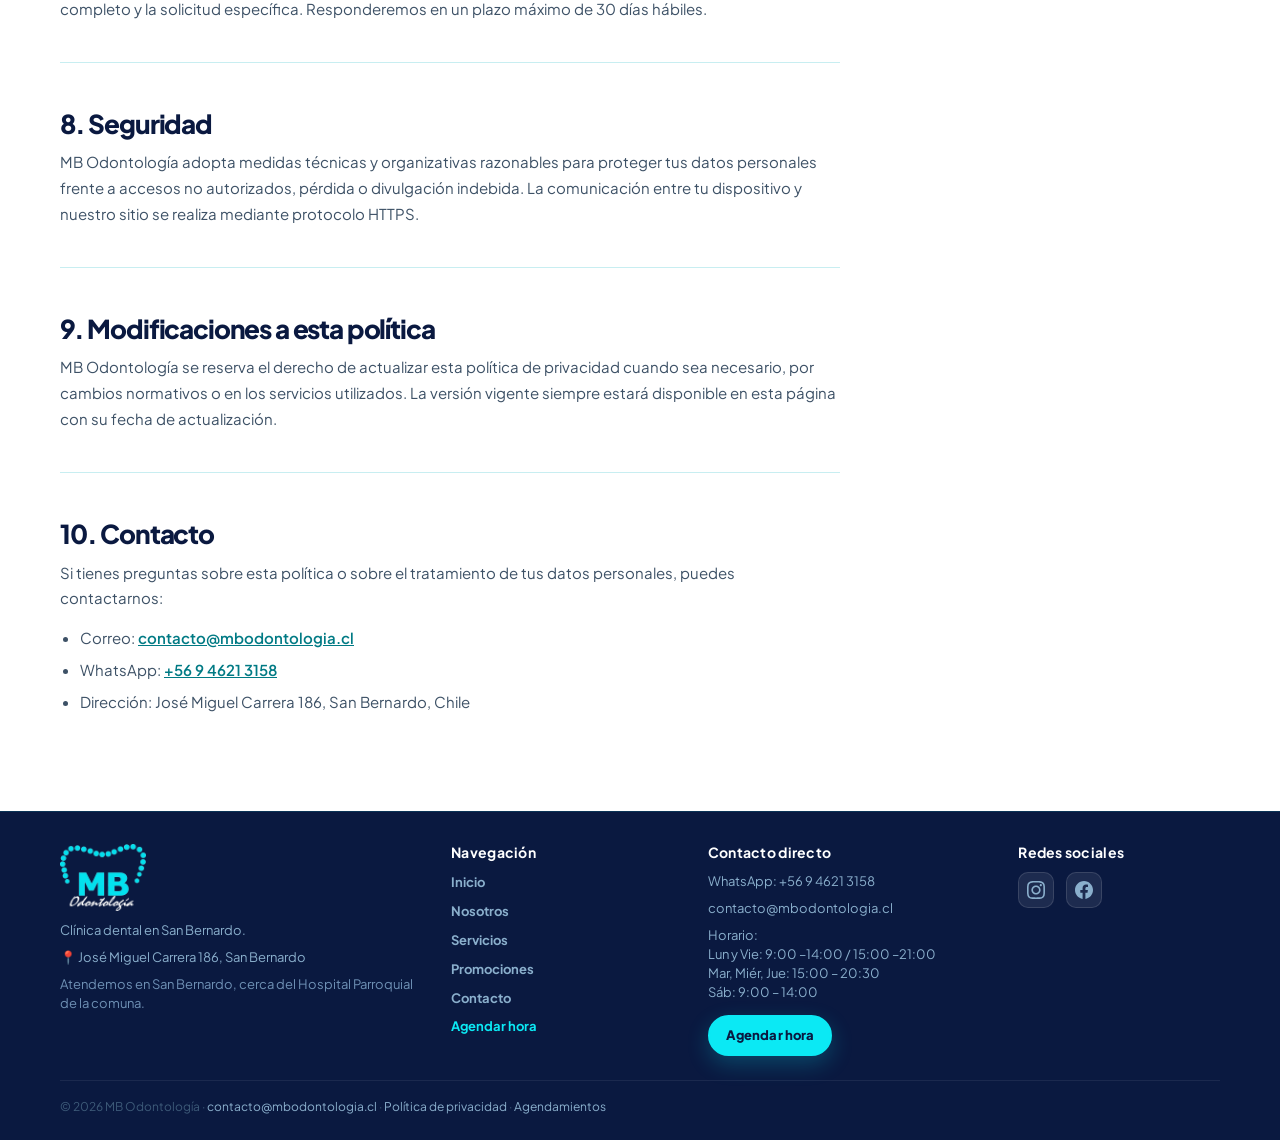
<file: privacidad.html>
<!DOCTYPE html>
<html lang="es-CL">
<head>
  <meta charset="UTF-8" />
  <meta name="viewport" content="width=device-width, initial-scale=1.0" />
  <title>Política de privacidad | MB Odontología</title>
  <meta name="description" content="Política de privacidad de MB Odontología. Cómo recopilamos, usamos y protegemos tus datos personales conforme a la legislación chilena." />
  <meta name="robots" content="noindex, follow" />
  <link rel="canonical" href="https://mbodontologia.cl/privacidad.html" />
  <link rel="icon" type="image/x-icon" href="assets/img/favicon.ico" />
  <link rel="icon" type="image/png" sizes="32x32" href="assets/img/favicon-32.png" />
  <link rel="apple-touch-icon" sizes="192x192" href="assets/img/favicon-192.png" />
  <meta property="og:type" content="website" />
  <meta property="og:site_name" content="MB Odontología" />
  <meta property="og:title" content="Política de privacidad | MB Odontología" />
  <meta property="og:description" content="Política de privacidad de MB Odontología." />
  <meta property="og:url" content="https://mbodontologia.cl/privacidad.html" />
  <meta property="og:image" content="https://mbodontologia.cl/assets/img/og-image.jpg" />
  <meta property="og:locale" content="es_CL" />
  <meta name="twitter:card" content="summary_large_image" />
  <meta name="twitter:image" content="https://mbodontologia.cl/assets/img/og-image.jpg" />
  <link rel="stylesheet" href="assets/css/styles.css?v=20260606b" />
  <style>
    .privacy-section {
      padding: 64px 0 80px;
      background: var(--white);
    }
    .privacy-content {
      max-width: 780px;
    }
    .privacy-content h2 {
      font-size: clamp(20px, 2.4vw, 26px);
      margin-top: 48px;
      margin-bottom: 12px;
      color: var(--navy);
    }
    .privacy-content h3 {
      font-size: 17px;
      margin-top: 28px;
      margin-bottom: 8px;
      color: var(--navy);
    }
    .privacy-content p {
      color: var(--slate);
      font-size: 15px;
      line-height: 1.72;
      margin-bottom: 14px;
    }
    .privacy-content ul {
      margin: 0 0 16px 20px;
      color: var(--slate);
      font-size: 15px;
      line-height: 1.72;
    }
    .privacy-content ul li {
      margin-bottom: 6px;
    }
    .privacy-content a {
      color: var(--cyan-deep);
      font-weight: 600;
      text-decoration: underline;
    }
    .privacy-content a:hover {
      color: var(--navy);
    }
    .privacy-updated {
      display: inline-block;
      margin-bottom: 32px;
      font-size: 13px;
      color: var(--muted);
    }
    .privacy-divider {
      border: none;
      border-top: 1px solid var(--border);
      margin: 40px 0;
    }
    .privacy-highlight {
      background: var(--cyan-tint);
      border: 1px solid var(--border);
      border-radius: var(--radius-sm);
      padding: 18px 22px;
      margin-bottom: 24px;
    }
    .privacy-highlight p {
      margin: 0;
      font-size: 14px;
      color: var(--slate);
    }
  </style>
  <link rel="preconnect" href="https://fonts.googleapis.com">
  <link rel="preconnect" href="https://fonts.gstatic.com" crossorigin>
  <link rel="stylesheet" href="https://fonts.googleapis.com/css2?family=Plus+Jakarta+Sans:ital,wght@0,400;0,500;0,600;0,700;0,800;1,400&display=swap" media="print" onload="this.media='all'">
</head>
<body>
<header class="site-header">
  <div class="container nav">
    <a class="brand" href="index.html"><img src="assets/img/mb-logo.webp" alt="MB Odontología — Clínica dental" width="120" height="95"><span>Odontología</span></a>
    <nav class="menu" aria-label="Menú principal"><a href="index.html">Inicio</a><a href="equipo.html">Nosotros</a><a href="servicios.html">Servicios</a><a href="agendar.html#contacto">Contacto</a><a class="nav-agendar" href="agendar.html#dentalsoft">Agendar</a></nav>
    <button class="mobile-toggle" aria-label="Abrir menú" aria-expanded="false"><span></span><span></span><span></span></button>
  </div>
  <div class="container mobile-menu"><a href="index.html">Inicio</a><a href="equipo.html">Nosotros</a><a href="servicios.html">Servicios</a><a href="agendar.html#contacto">Contacto</a><a class="nav-agendar" href="agendar.html#dentalsoft">Agendar</a></div>
</header>

<main>
  <section class="page-hero">
    <div class="container">
      <nav class="breadcrumbs" aria-label="Breadcrumb"><a href="index.html">Inicio</a><span>/</span><span>Política de privacidad</span></nav>
      <div class="kicker">Privacidad y datos</div>
      <h1>Política de privacidad</h1>
      <p class="lead">Cómo recopilamos, usamos y protegemos tus datos personales en MB Odontología.</p>
    </div>
  </section>

  <section class="privacy-section">
    <div class="container">
      <div class="privacy-content">

        <span class="privacy-updated">Última actualización: mayo de 2026</span>

        <div class="privacy-highlight">
          <p><strong>Resumen:</strong> MB Odontología recopila solo los datos necesarios para atenderte. No vendemos ni compartimos tu información con terceros con fines comerciales. Usamos servicios externos estándar del sector (Google, Meta, WhatsApp, Formspree) que tienen sus propias políticas de privacidad. Puedes ejercer tus derechos escribiéndonos a <a href="mailto:contacto@mbodontologia.cl">contacto@mbodontologia.cl</a>.</p>
        </div>

        <h2>1. Responsable del tratamiento</h2>
        <p>El responsable del tratamiento de tus datos personales es <strong>MB Odontología</strong>, clínica dental ubicada en José Miguel Carrera 186, San Bernardo, Región Metropolitana, Chile.</p>
        <p>Contacto: <a href="mailto:contacto@mbodontologia.cl">contacto@mbodontologia.cl</a> · +56 9 4621 3158</p>

        <hr class="privacy-divider">

        <h2>2. Marco legal aplicable</h2>
        <p>Esta política se rige por la legislación chilena vigente en materia de protección de datos personales, incluyendo la Ley N° 19.628 sobre Protección de la Vida Privada y la Ley N° 21.719 que la modifica y actualiza.</p>

        <hr class="privacy-divider">

        <h2>3. Datos que recopilamos y cómo los usamos</h2>

        <h3>3.1 Formulario de contacto</h3>
        <p>Cuando completas el formulario de contacto en nuestro sitio, recopilamos tu nombre, número de teléfono y el motivo de tu consulta. Esta información se usa exclusivamente para contactarte y coordinar tu atención. Los formularios son procesados por <strong>Formspree</strong>, un servicio externo de gestión de formularios.</p>
        <p>Política de privacidad de Formspree: <a href="https://formspree.io/legal/privacy-policy" target="_blank" rel="noopener">formspree.io/legal/privacy-policy</a></p>

        <h3>3.2 WhatsApp</h3>
        <p>Si nos contactas a través de WhatsApp, los mensajes son procesados por <strong>Meta Platforms, Inc.</strong> bajo sus propias condiciones de uso y política de privacidad. MB Odontología solo accede al contenido de los mensajes que nos envías directamente y lo usa para responderte y coordinar tu atención.</p>
        <p>Política de privacidad de WhatsApp: <a href="https://www.whatsapp.com/legal/privacy-policy" target="_blank" rel="noopener">whatsapp.com/legal/privacy-policy</a></p>

        <h3>3.3 Redes sociales (Meta — Instagram y Facebook)</h3>
        <p>MB Odontología tiene presencia en Instagram y Facebook, plataformas operadas por <strong>Meta Platforms, Inc.</strong> Si interactúas con nuestros perfiles o páginas, Meta recopila y procesa datos según sus propias políticas. MB Odontología no controla ese tratamiento.</p>
        <p>Política de privacidad de Meta: <a href="https://www.facebook.com/privacy/policy" target="_blank" rel="noopener">facebook.com/privacy/policy</a></p>

        <h3>3.4 Google Maps</h3>
        <p>Nuestro sitio web incorpora un mapa de ubicación mediante <strong>Google Maps</strong>. Al cargar esta sección, Google puede recopilar datos técnicos como tu dirección IP y ubicación aproximada para renderizar el mapa. MB Odontología no accede a esos datos.</p>
        <p>Política de privacidad de Google: <a href="https://policies.google.com/privacy" target="_blank" rel="noopener">policies.google.com/privacy</a></p>

        <h3>3.5 Google Fonts</h3>
        <p>El sitio web carga tipografías desde <strong>Google Fonts</strong>, lo que implica una solicitud técnica al servidor de Google que puede registrar tu dirección IP. No se almacena información personal identificable en relación a este servicio.</p>

        <hr class="privacy-divider">

        <h2>4. Cookies y tecnologías de seguimiento</h2>
        <p>El sitio web de MB Odontología no instala cookies propias de seguimiento ni analíticas. Sin embargo, los servicios de terceros integrados en el sitio (Google Maps, Google Fonts) pueden instalar cookies técnicas necesarias para su funcionamiento.</p>
        <p>Puedes gestionar o bloquear cookies desde la configuración de tu navegador sin que ello afecte la funcionalidad principal del sitio.</p>

        <hr class="privacy-divider">

        <h2>5. Finalidad y base legal del tratamiento</h2>
        <p>Los datos personales que recopilamos se usan con las siguientes finalidades:</p>
        <ul>
          <li>Responder a tus consultas y coordinar tu atención clínica.</li>
          <li>Agendar y gestionar citas odontológicas.</li>
          <li>Enviarte información relacionada con tu tratamiento cuando corresponda.</li>
        </ul>
        <p>La base legal para el tratamiento es tu consentimiento expreso al completar el formulario o al contactarnos voluntariamente, y el cumplimiento de la relación contractual o de atención de salud.</p>

        <hr class="privacy-divider">

        <h2>6. Conservación de los datos</h2>
        <p>Los datos recopilados a través del formulario de contacto se conservan por el tiempo necesario para gestionar tu solicitud y, en caso de convertirse en paciente, por el período que la normativa sanitaria chilena exige para la conservación de fichas clínicas. Los datos que no deriven en atención clínica se eliminan una vez resuelta la consulta.</p>

        <hr class="privacy-divider">

        <h2>7. Tus derechos</h2>
        <p>De acuerdo con la legislación chilena vigente, tienes derecho a:</p>
        <ul>
          <li><strong>Acceder</strong> a los datos personales que tenemos sobre ti.</li>
          <li><strong>Rectificar</strong> datos incorrectos o desactualizados.</li>
          <li><strong>Cancelar</strong> o suprimir tus datos cuando ya no sean necesarios.</li>
          <li><strong>Oponerte</strong> al tratamiento de tus datos en determinadas circunstancias.</li>
        </ul>
        <p>Para ejercer cualquiera de estos derechos, escríbenos a <a href="mailto:contacto@mbodontologia.cl">contacto@mbodontologia.cl</a> indicando tu nombre completo y la solicitud específica. Responderemos en un plazo máximo de 30 días hábiles.</p>

        <hr class="privacy-divider">

        <h2>8. Seguridad</h2>
        <p>MB Odontología adopta medidas técnicas y organizativas razonables para proteger tus datos personales frente a accesos no autorizados, pérdida o divulgación indebida. La comunicación entre tu dispositivo y nuestro sitio se realiza mediante protocolo HTTPS.</p>

        <hr class="privacy-divider">

        <h2>9. Modificaciones a esta política</h2>
        <p>MB Odontología se reserva el derecho de actualizar esta política de privacidad cuando sea necesario, por cambios normativos o en los servicios utilizados. La versión vigente siempre estará disponible en esta página con su fecha de actualización.</p>

        <hr class="privacy-divider">

        <h2>10. Contacto</h2>
        <p>Si tienes preguntas sobre esta política o sobre el tratamiento de tus datos personales, puedes contactarnos:</p>
        <ul>
          <li>Correo: <a href="mailto:contacto@mbodontologia.cl">contacto@mbodontologia.cl</a></li>
          <li>WhatsApp: <a href="https://wa.me/56946213158" target="_blank" rel="noopener">+56 9 4621 3158</a></li>
          <li>Dirección: José Miguel Carrera 186, San Bernardo, Chile</li>
        </ul>

      </div>
    </div>
  </section>
</main>

<footer>
  <div class="container">
    <div class="footer-grid footer-grid-compact">
      <div class="footer-brand footer-col">
        <img src="assets/img/mb-logo-white.webp" alt="MB Odontología" width="180" height="142">
        <p>Clínica dental en San Bernardo.</p>
        <p class="footer-address">📍 José Miguel Carrera 186, San Bernardo</p>
        <p class="footer-matriz">Atendemos en San Bernardo, cerca del Hospital Parroquial de la comuna.</p>
      </div>

      <div class="footer-col footer-nav-col">
        <h3>Navegación</h3>
        <div class="footer-links">
          <a href="index.html">Inicio</a>
          <a href="equipo.html">Nosotros</a>
          <a href="servicios.html">Servicios</a>
          <a href="campanas.html">Promociones</a>
          <a href="agendar.html#contacto">Contacto</a>
          <a class="nav-agendar" href="agendar.html#dentalsoft">Agendar hora</a>
        </div>
      </div>

      <div class="footer-col footer-contact-col">
        <h3>Contacto directo</h3>
        <p><a href="https://wa.me/56946213158?text=Hola%2C%20quiero%20agendar%20una%20hora%20en%20MB%20Odontolog%C3%ADa." target="_blank" rel="noopener">WhatsApp: +56 9 4621 3158</a></p>
        <p><a href="mailto:contacto@mbodontologia.cl">contacto@mbodontologia.cl</a></p>
        <p class="footer-schedule-compact">Horario:
Lun y Vie: 9:00 –14:00 / 15:00 –21:00 
Mar, Miér, Jue: 15:00 – 20:30 
Sáb: 9:00 – 14:00</p>
        <a class="btn footer-agendar" href="agendar.html#dentalsoft">Agendar hora</a>
      </div>

      <div class="footer-col footer-social-col">
        <h3>Redes sociales</h3>
        <div class="footer-social">
          <a href="https://www.instagram.com/mbodontologiachile/" target="_blank" rel="noopener" aria-label="Instagram MB Odontología"><svg viewBox="0 0 24 24" xmlns="http://www.w3.org/2000/svg" aria-hidden="true"><path d="M12 2.163c3.204 0 3.584.012 4.85.07 3.252.148 4.771 1.691 4.919 4.919.058 1.265.069 1.645.069 4.849 0 3.205-.012 3.584-.069 4.849-.149 3.225-1.664 4.771-4.919 4.919-1.266.058-1.644.07-4.85.07-3.204 0-3.584-.012-4.849-.07-3.26-.149-4.771-1.699-4.919-4.92-.058-1.265-.07-1.644-.07-4.849 0-3.204.013-3.583.07-4.849.149-3.227 1.664-4.771 4.919-4.919 1.266-.057 1.645-.069 4.849-.069zm0-2.163c-3.259 0-3.667.014-4.947.072-4.358.2-6.78 2.618-6.98 6.98-.059 1.281-.073 1.689-.073 4.948 0 3.259.014 3.668.072 4.948.2 4.358 2.618 6.78 6.98 6.98 1.281.058 1.689.072 4.948.072 3.259 0 3.668-.014 4.948-.072 4.354-.2 6.782-2.618 6.979-6.98.059-1.28.073-1.689.073-4.948 0-3.259-.014-3.667-.072-4.947-.196-4.354-2.617-6.78-6.979-6.98-1.281-.059-1.69-.073-4.949-.073zm0 5.838c-3.403 0-6.162 2.759-6.162 6.162s2.759 6.163 6.162 6.163 6.162-2.759 6.162-6.163c0-3.403-2.759-6.162-6.162-6.162zm0 10.162c-2.209 0-4-1.79-4-4 0-2.209 1.791-4 4-4s4 1.791 4 4c0 2.21-1.791 4-4 4zm6.406-11.845c-.796 0-1.441.645-1.441 1.44s.645 1.44 1.441 1.44c.795 0 1.439-.645 1.439-1.44s-.644-1.44-1.439-1.44z"/></svg></a>
          <a href="https://www.facebook.com/mbodontologiachilee" target="_blank" rel="noopener" aria-label="Facebook MB Odontología"><svg viewBox="0 0 24 24" xmlns="http://www.w3.org/2000/svg" aria-hidden="true"><path d="M24 12.073c0-6.627-5.373-12-12-12s-12 5.373-12 12c0 5.99 4.388 10.954 10.125 11.854v-8.385H7.078v-3.47h3.047V9.43c0-3.007 1.792-4.669 4.533-4.669 1.312 0 2.686.235 2.686.235v2.953H15.83c-1.491 0-1.956.925-1.956 1.874v2.25h3.328l-.532 3.47h-2.796v8.385C19.612 23.027 24 18.062 24 12.073z"/></svg></a>
        </div>
      </div>
    </div>
    <div class="footer-bottom">
      <span>© 2026 MB Odontología · <a href="mailto:contacto@mbodontologia.cl">contacto@mbodontologia.cl</a> · <a href="privacidad.html">Política de privacidad</a> · <a href="agendar.html">Agendamientos</a></span>
    </div>
  </div>
</footer>

<a class="wa-float" href="https://wa.me/56946213158?text=Hola%2C%20quiero%20agendar%20una%20hora%20en%20MB%20Odontolog%C3%ADa." target="_blank" rel="noopener" aria-label="Contactar por WhatsApp">
  <svg viewBox="0 0 24 24" xmlns="http://www.w3.org/2000/svg" aria-hidden="true"><path d="M17.472 14.382c-.297-.149-1.758-.867-2.03-.967-.273-.099-.471-.148-.67.15-.197.297-.767.966-.94 1.164-.173.199-.347.223-.644.075-.297-.15-1.255-.463-2.39-1.475-.883-.788-1.48-1.761-1.653-2.059-.173-.297-.018-.458.13-.606.134-.133.298-.347.446-.52.149-.174.198-.298.298-.497.099-.198.05-.371-.025-.52-.075-.149-.669-1.612-.916-2.207-.242-.579-.487-.5-.669-.51-.173-.008-.371-.01-.57-.01-.198 0-.52.074-.792.372-.272.297-1.04 1.016-1.04 2.479 0 1.462 1.065 2.875 1.213 3.074.149.198 2.096 3.2 5.077 4.487.709.306 1.262.489 1.694.625.712.227 1.36.195 1.871.118.571-.085 1.758-.719 2.006-1.413.248-.694.248-1.289.173-1.413-.074-.124-.272-.198-.57-.347m-5.421 7.403h-.004a9.87 9.87 0 01-5.031-1.378l-.361-.214-3.741.982.998-3.648-.235-.374a9.86 9.86 0 01-1.51-5.26c.001-5.45 4.436-9.884 9.888-9.884 2.64 0 5.122 1.03 6.988 2.898a9.825 9.825 0 012.893 6.994c-.003 5.45-4.437 9.884-9.885 9.884m8.413-18.297A11.815 11.815 0 0012.05 0C5.495 0 .16 5.335.157 11.892c0 2.096.547 4.142 1.588 5.945L.057 24l6.305-1.654a11.882 11.882 0 005.683 1.448h.005c6.554 0 11.89-5.335 11.893-11.893a11.821 11.821 0 00-3.48-8.413z"/></svg>
</a>

<script src="assets/js/scripts.js?v=20260606b"></script>
</body>
</html>
</file>
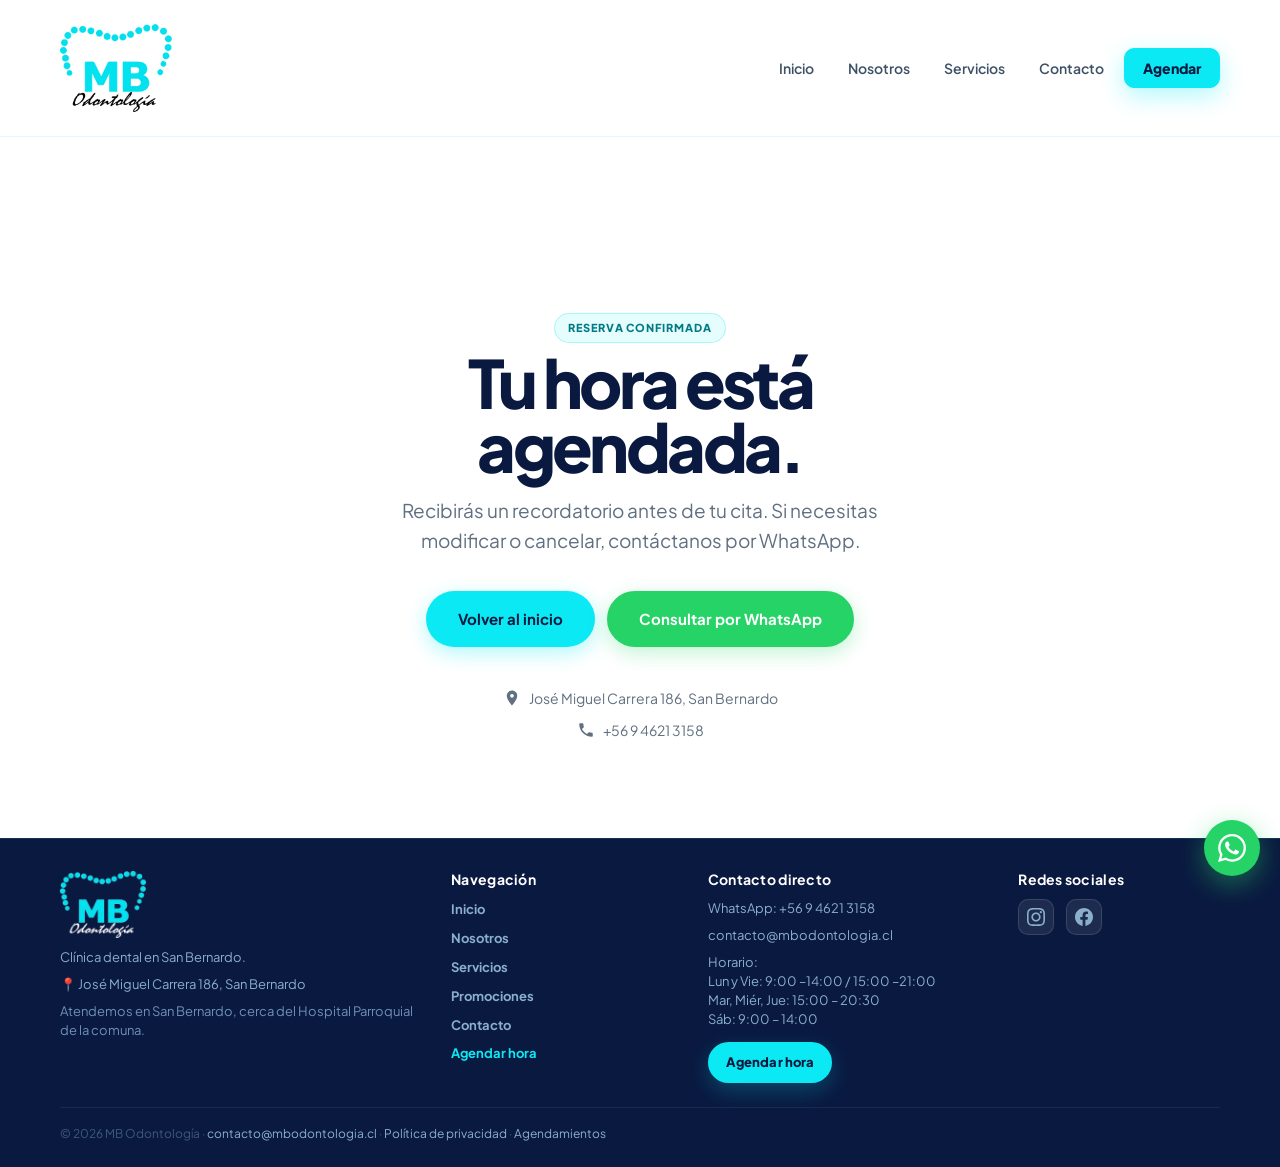
<file: reserva-confirmada.html>
<!DOCTYPE html>
<html lang="es-CL">
<head>
  <meta charset="UTF-8" /><meta name="viewport" content="width=device-width, initial-scale=1.0" />
  <title>Hora confirmada | MB Odontología</title>
  <meta name="description" content="Tu hora en MB Odontología ha sido confirmada con éxito." />
  <meta name="robots" content="noindex, nofollow" />
  <link rel="canonical" href="https://mbodontologia.cl/reserva-confirmada.html" />
  <link rel="icon" type="image/x-icon" href="assets/img/favicon.ico" />
  <link rel="icon" type="image/png" sizes="32x32" href="assets/img/favicon-32.png" />
  <link rel="apple-touch-icon" sizes="192x192" href="assets/img/favicon-192.png" />
  <link rel="stylesheet" href="assets/css/styles.css?v=20260606b" />
  <link rel="preconnect" href="https://fonts.googleapis.com">
  <link rel="preconnect" href="https://fonts.gstatic.com" crossorigin>
  <link rel="stylesheet" href="https://fonts.googleapis.com/css2?family=Plus+Jakarta+Sans:ital,wght@0,400;0,500;0,600;0,700;0,800;1,400&display=swap" media="print" onload="this.media='all'">
</head>
<body>
<header class="site-header">
  <div class="container nav">
    <a class="brand" href="index.html"><img src="assets/img/mb-logo.webp" alt="MB Odontología — Clínica dental" width="120" height="95"><span>Odontología</span></a>
    <nav class="menu" aria-label="Menú principal"><a href="index.html">Inicio</a><a href="equipo.html">Nosotros</a><a href="servicios.html">Servicios</a><a href="agendar.html#contacto">Contacto</a><a class="nav-agendar" href="agendar.html#dentalsoft">Agendar</a></nav>
    <button class="mobile-toggle" aria-label="Abrir menú" aria-expanded="false"><span></span><span></span><span></span></button>
  </div>
  <div class="container mobile-menu"><a href="index.html">Inicio</a><a href="equipo.html">Nosotros</a><a href="servicios.html">Servicios</a><a href="agendar.html#contacto">Contacto</a><a class="nav-agendar" href="agendar.html#dentalsoft">Agendar</a></div>
</header>
<main>
  <section class="confirm-section">
    <div class="container confirm-layout">
      <div class="confirm-icon" aria-hidden="true">
        <svg viewBox="0 0 64 64" xmlns="http://www.w3.org/2000/svg" fill="none">
          <circle cx="32" cy="32" r="32" fill="var(--teal)"/>
          <path d="M18 33l10 10 18-18" stroke="#fff" stroke-width="4" stroke-linecap="round" stroke-linejoin="round"/>
        </svg>
      </div>
      <div class="kicker">Reserva confirmada</div>
      <h1>Tu hora está agendada.</h1>
      <p class="lead">Recibirás un recordatorio antes de tu cita. Si necesitas modificar o cancelar, contáctanos por WhatsApp.</p>
      <div class="confirm-actions">
        <a class="btn lg" href="index.html">Volver al inicio</a>
        <a class="btn lg secondary whatsapp" href="https://wa.me/56946213158?text=Hola%2C%20tengo%20una%20consulta%20sobre%20mi%20hora%20agendada." target="_blank" rel="noopener">Consultar por WhatsApp</a>
      </div>
      <div class="confirm-info">
        <div class="confirm-info-item">
          <svg viewBox="0 0 24 24" fill="none" xmlns="http://www.w3.org/2000/svg" aria-hidden="true"><path d="M12 2C8.13 2 5 5.13 5 9c0 5.25 7 13 7 13s7-7.75 7-13c0-3.87-3.13-7-7-7zm0 9.5c-1.38 0-2.5-1.12-2.5-2.5s1.12-2.5 2.5-2.5 2.5 1.12 2.5 2.5-1.12 2.5-2.5 2.5z" fill="currentColor"/></svg>
          <span>José Miguel Carrera 186, San Bernardo</span>
        </div>
        <div class="confirm-info-item">
          <svg viewBox="0 0 24 24" fill="none" xmlns="http://www.w3.org/2000/svg" aria-hidden="true"><path d="M6.62 10.79c1.44 2.83 3.76 5.14 6.59 6.59l2.2-2.2c.27-.27.67-.36 1.02-.24 1.12.37 2.33.57 3.57.57.55 0 1 .45 1 1V20c0 .55-.45 1-1 1-9.39 0-17-7.61-17-17 0-.55.45-1 1-1h3.5c.55 0 1 .45 1 1 0 1.25.2 2.45.57 3.57.11.35.03.74-.25 1.02l-2.2 2.2z" fill="currentColor"/></svg>
          <span>+56 9 4621 3158</span>
        </div>
      </div>
    </div>
  </section>
</main>
<footer>
  <div class="container">
    <div class="footer-grid footer-grid-compact">
      <div class="footer-brand footer-col">
        <img src="assets/img/mb-logo-white.webp" alt="MB Odontología" width="180" height="142">
        <p>Clínica dental en San Bernardo.</p>
        <p class="footer-address">📍 José Miguel Carrera 186, San Bernardo</p>
        <p class="footer-matriz">Atendemos en San Bernardo, cerca del Hospital Parroquial de la comuna.</p>
      </div>
      <div class="footer-col footer-nav-col">
        <h3>Navegación</h3>
        <div class="footer-links">
          <a href="index.html">Inicio</a>
          <a href="equipo.html">Nosotros</a>
          <a href="servicios.html">Servicios</a>
          <a href="campanas.html">Promociones</a>
          <a href="agendar.html#contacto">Contacto</a>
          <a class="nav-agendar" href="agendar.html#dentalsoft">Agendar hora</a>
        </div>
      </div>
      <div class="footer-col footer-contact-col">
        <h3>Contacto directo</h3>
        <p><a href="https://wa.me/56946213158?text=Hola%2C%20quiero%20agendar%20una%20hora%20en%20MB%20Odontolog%C3%ADa." target="_blank" rel="noopener">WhatsApp: +56 9 4621 3158</a></p>
        <p><a href="mailto:contacto@mbodontologia.cl">contacto@mbodontologia.cl</a></p>
        <p class="footer-schedule-compact">Horario:
Lun y Vie: 9:00 –14:00 / 15:00 –21:00
Mar, Miér, Jue: 15:00 – 20:30
Sáb: 9:00 – 14:00</p>
        <a class="btn footer-agendar" href="agendar.html#dentalsoft">Agendar hora</a>
      </div>
      <div class="footer-col footer-social-col">
        <h3>Redes sociales</h3>
        <div class="footer-social">
          <a href="https://www.instagram.com/mbodontologiachile/" target="_blank" rel="noopener" aria-label="Instagram MB Odontología"><svg viewBox="0 0 24 24" xmlns="http://www.w3.org/2000/svg" aria-hidden="true"><path d="M12 2.163c3.204 0 3.584.012 4.85.07 3.252.148 4.771 1.691 4.919 4.919.058 1.265.069 1.645.069 4.849 0 3.205-.012 3.584-.069 4.849-.149 3.225-1.664 4.771-4.919 4.919-1.266.058-1.644.07-4.85.07-3.204 0-3.584-.012-4.849-.07-3.26-.149-4.771-1.699-4.919-4.92-.058-1.265-.07-1.644-.07-4.849 0-3.204.013-3.583.07-4.849.149-3.227 1.664-4.771 4.919-4.919 1.266-.057 1.645-.069 4.849-.069zm0-2.163c-3.259 0-3.667.014-4.947.072-4.358.2-6.78 2.618-6.98 6.98-.059 1.281-.073 1.689-.073 4.948 0 3.259.014 3.668.072 4.948.2 4.358 2.618 6.78 6.98 6.98 1.281.058 1.689.072 4.948.072 3.259 0 3.668-.014 4.948-.072 4.354-.2 6.782-2.618 6.979-6.98.059-1.28.073-1.689.073-4.948 0-3.259-.014-3.667-.072-4.947-.196-4.354-2.617-6.78-6.979-6.98-1.281-.059-1.69-.073-4.949-.073zm0 5.838c-3.403 0-6.162 2.759-6.162 6.162s2.759 6.163 6.162 6.163 6.162-2.759 6.162-6.163c0-3.403-2.759-6.162-6.162-6.162zm0 10.162c-2.209 0-4-1.79-4-4 0-2.209 1.791-4 4-4s4 1.791 4 4c0 2.21-1.791 4-4 4zm6.406-11.845c-.796 0-1.441.645-1.441 1.44s.645 1.44 1.441 1.44c.795 0 1.439-.645 1.439-1.44s-.644-1.44-1.439-1.44z"/></svg></a>
          <a href="https://www.facebook.com/mbodontologiachilee" target="_blank" rel="noopener" aria-label="Facebook MB Odontología"><svg viewBox="0 0 24 24" xmlns="http://www.w3.org/2000/svg" aria-hidden="true"><path d="M24 12.073c0-6.627-5.373-12-12-12s-12 5.373-12 12c0 5.99 4.388 10.954 10.125 11.854v-8.385H7.078v-3.47h3.047V9.43c0-3.007 1.792-4.669 4.533-4.669 1.312 0 2.686.235 2.686.235v2.953H15.83c-1.491 0-1.956.925-1.956 1.874v2.25h3.328l-.532 3.47h-2.796v8.385C19.612 23.027 24 18.062 24 12.073z"/></svg></a>
        </div>
      </div>
    </div>
    <div class="footer-bottom">
      <span>© 2026 MB Odontología · <a href="mailto:contacto@mbodontologia.cl">contacto@mbodontologia.cl</a> · <a href="privacidad.html">Política de privacidad</a> · <a href="agendar.html">Agendamientos</a></span>
    </div>
  </div>
</footer>

<a class="wa-float" href="https://wa.me/56946213158?text=Hola%2C%20quiero%20agendar%20una%20hora%20en%20MB%20Odontolog%C3%ADa." target="_blank" rel="noopener" aria-label="Contactar por WhatsApp">
  <svg viewBox="0 0 24 24" xmlns="http://www.w3.org/2000/svg" aria-hidden="true"><path d="M17.472 14.382c-.297-.149-1.758-.867-2.03-.967-.273-.099-.471-.148-.67.15-.197.297-.767.966-.94 1.164-.173.199-.347.223-.644.075-.297-.15-1.255-.463-2.39-1.475-.883-.788-1.48-1.761-1.653-2.059-.173-.297-.018-.458.13-.606.134-.133.298-.347.446-.52.149-.174.198-.298.298-.497.099-.198.05-.371-.025-.52-.075-.149-.669-1.612-.916-2.207-.242-.579-.487-.5-.669-.51-.173-.008-.371-.01-.57-.01-.198 0-.52.074-.792.372-.272.297-1.04 1.016-1.04 2.479 0 1.462 1.065 2.875 1.213 3.074.149.198 2.096 3.2 5.077 4.487.709.306 1.262.489 1.694.625.712.227 1.36.195 1.871.118.571-.085 1.758-.719 2.006-1.413.248-.694.248-1.289.173-1.413-.074-.124-.272-.198-.57-.347m-5.421 7.403h-.004a9.87 9.87 0 01-5.031-1.378l-.361-.214-3.741.982.998-3.648-.235-.374a9.86 9.86 0 01-1.51-5.26c.001-5.45 4.436-9.884 9.888-9.884 2.64 0 5.122 1.03 6.988 2.898a9.825 9.825 0 012.893 6.994c-.003 5.45-4.437 9.884-9.885 9.884m8.413-18.297A11.815 11.815 0 0012.05 0C5.495 0 .16 5.335.157 11.892c0 2.096.547 4.142 1.588 5.945L.057 24l6.305-1.654a11.882 11.882 0 005.683 1.448h.005c6.554 0 11.89-5.335 11.893-11.893a11.821 11.821 0 00-3.48-8.413z"/></svg>
</a>

<script src="assets/js/scripts.js?v=20260606b"></script>
</body>
</html>
</file>
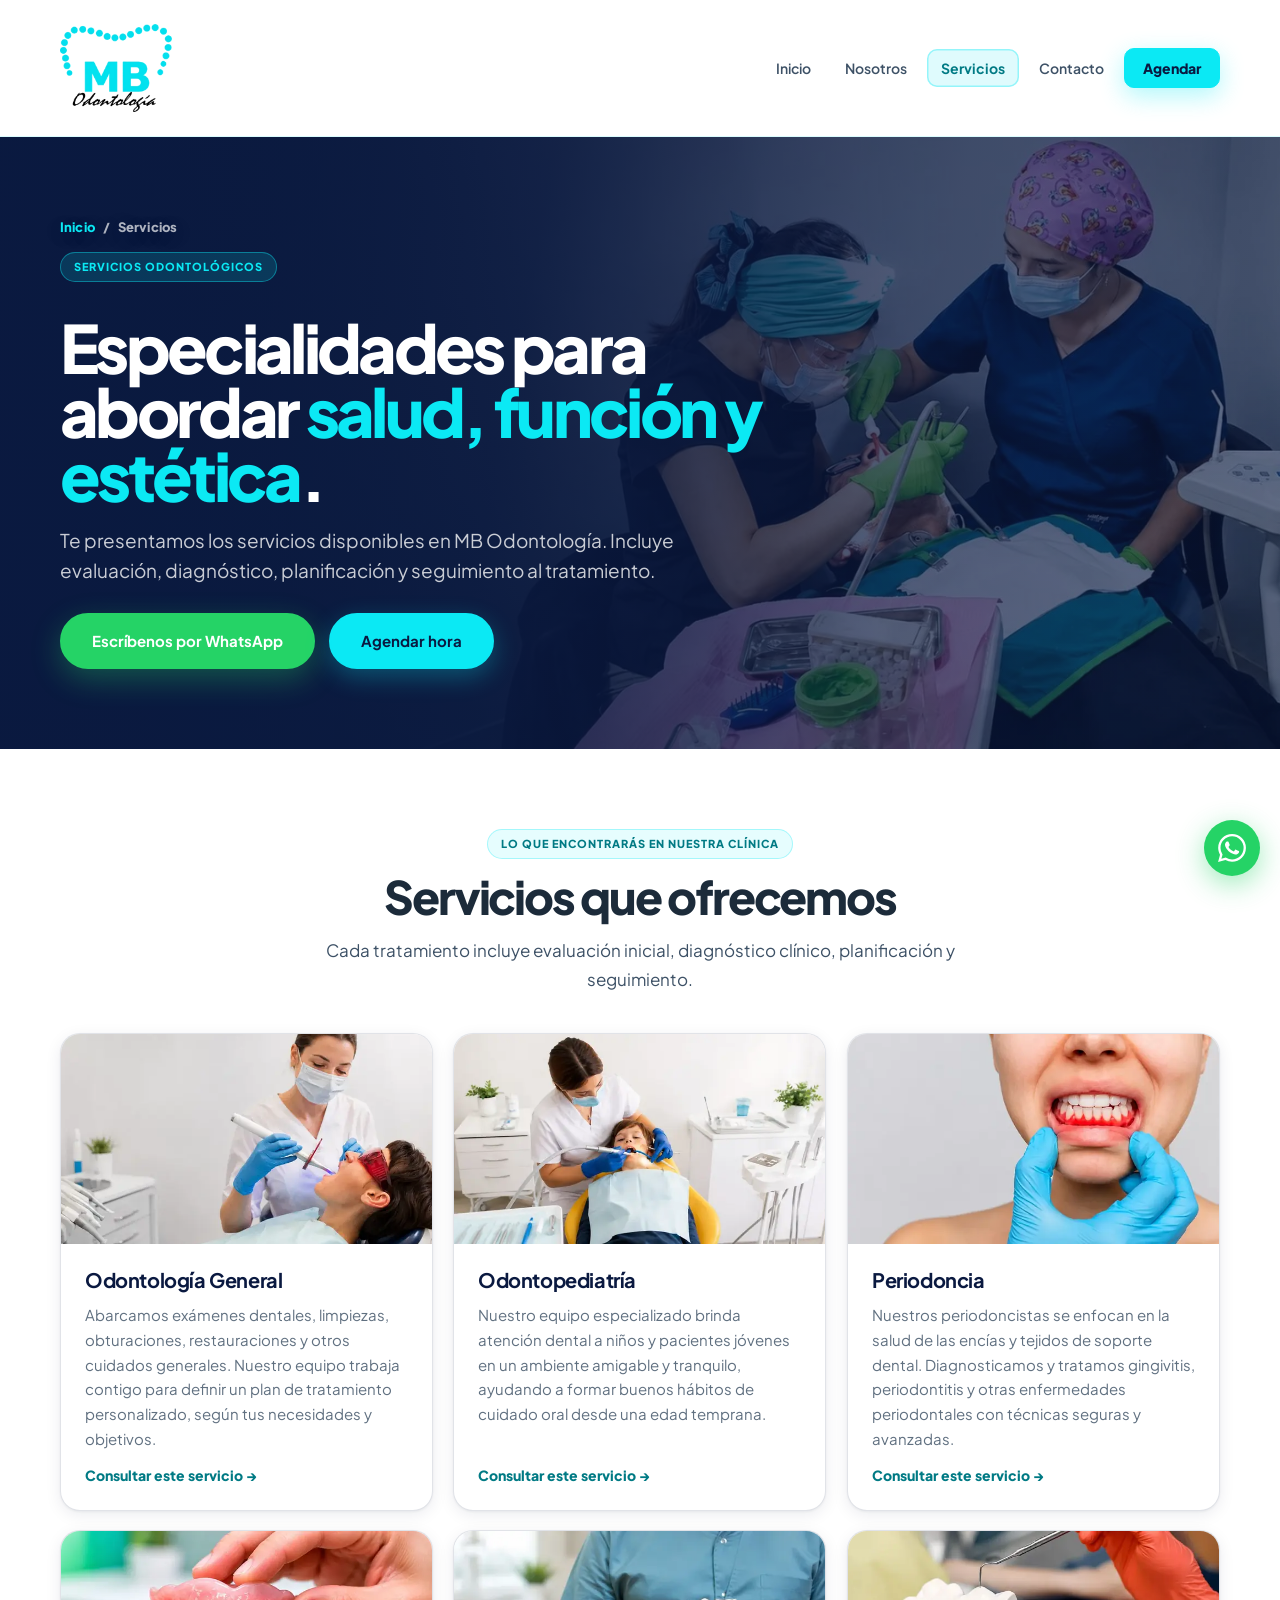
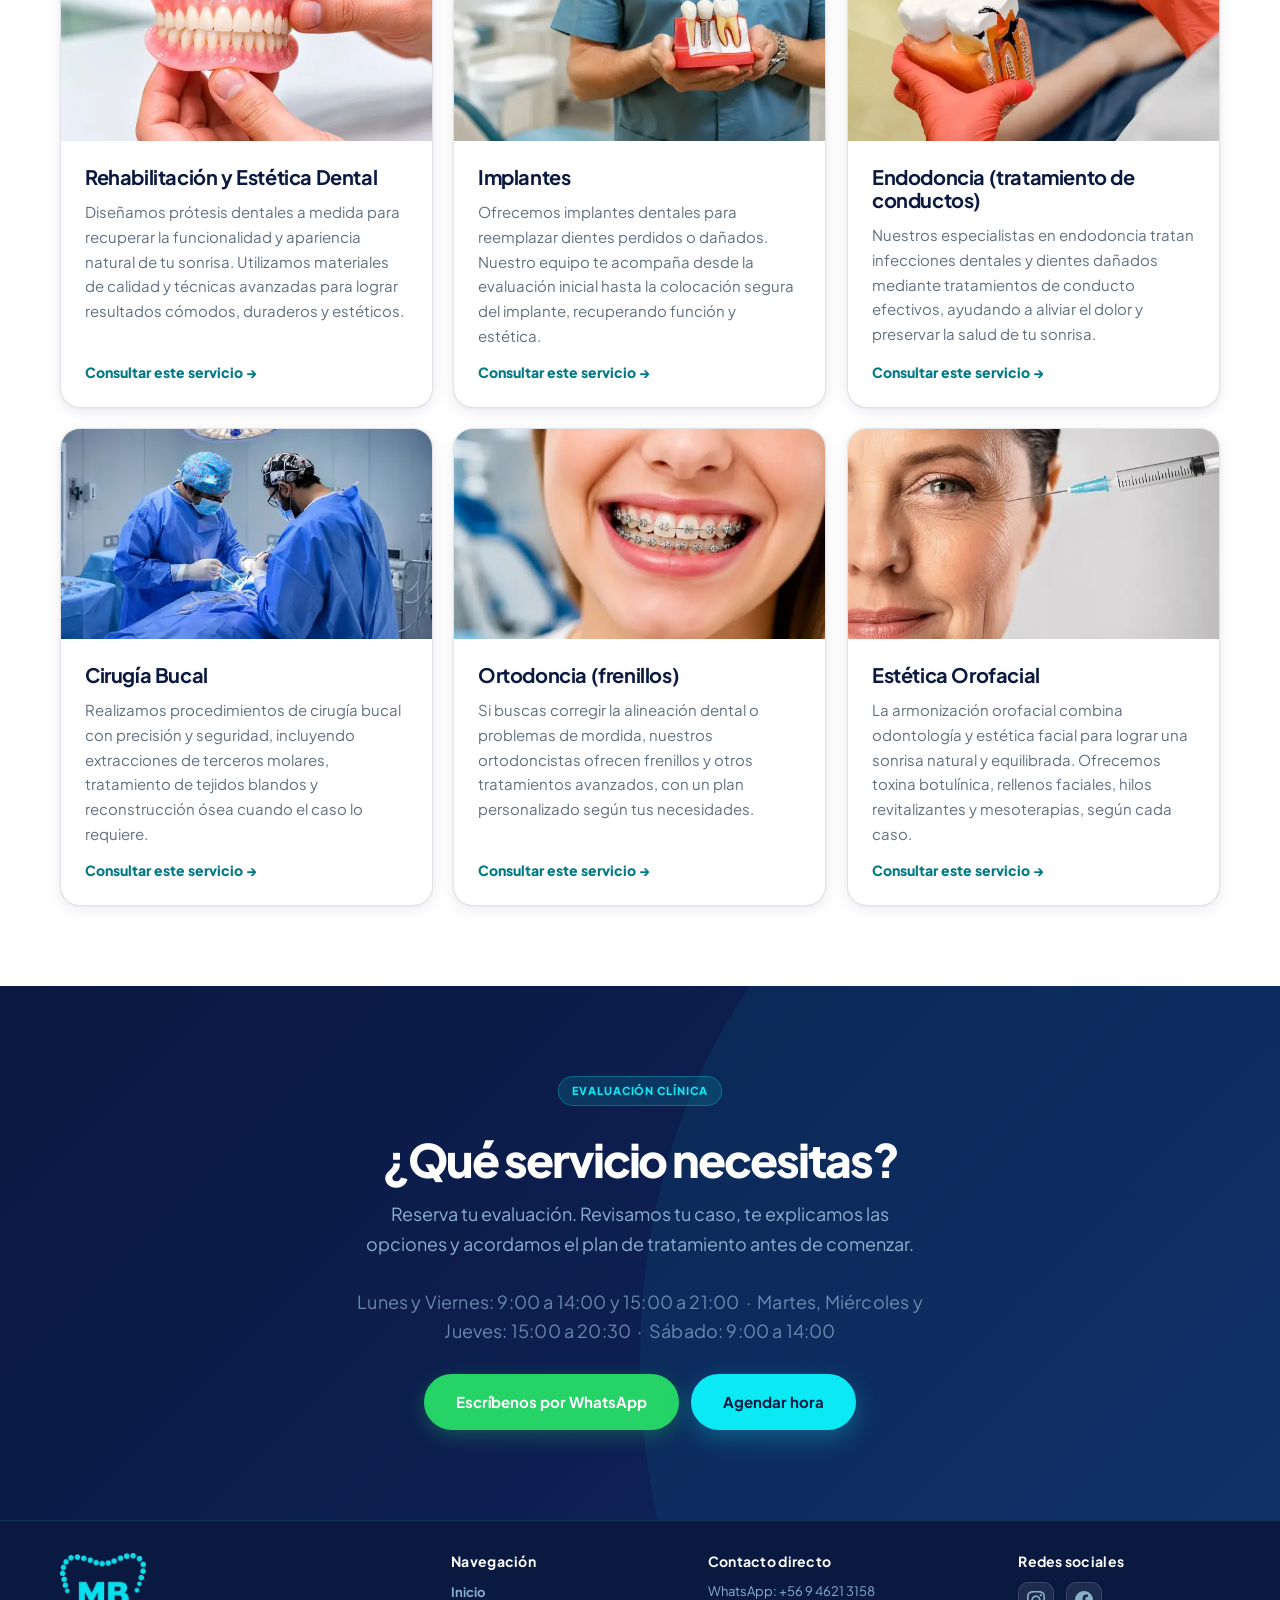
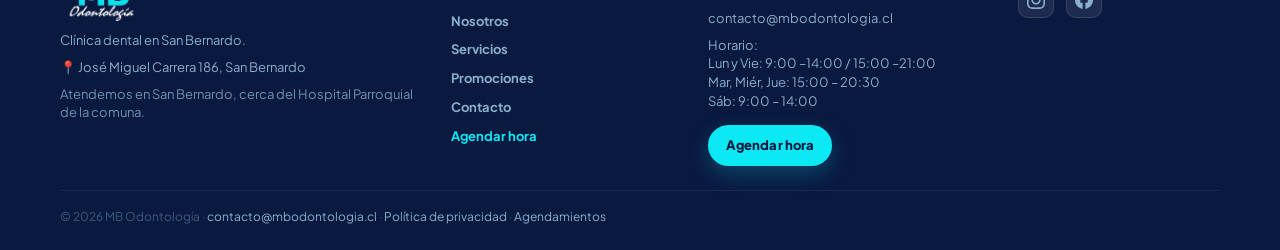
<file: servicios.html>
<!DOCTYPE html>
<html lang="es-CL">
<head>
  <meta charset="UTF-8" />
  <meta name="viewport" content="width=device-width, initial-scale=1.0" />
  <title>Servicios dentales en San Bernardo | MB Odontología</title>
  <meta name="description" content="Implantes, ortodoncia, odontopediatría, urgencias, periodoncia y estética dental en San Bernardo. Diagnóstico primero, presupuesto transparente." />
  <link rel="canonical" href="https://mbodontologia.cl/servicios.html" />
  <link rel="icon" type="image/x-icon" href="assets/img/favicon.ico" />
  <link rel="icon" type="image/png" sizes="32x32" href="assets/img/favicon-32.png" />
  <link rel="apple-touch-icon" sizes="192x192" href="assets/img/favicon-192.png" />
  <meta property="og:type" content="website" />
  <meta property="og:site_name" content="MB Odontología" />
  <meta property="og:title" content="Servicios dentales | MB Odontología" />
  <meta property="og:description" content="Odontología general, odontopediatría, periodoncia, rehabilitación, implantes, endodoncia, cirugía bucal, ortodoncia y estética orofacial." />
  <meta property="og:url" content="https://mbodontologia.cl/servicios.html" />
  <meta property="og:image" content="https://mbodontologia.cl/assets/img/og-image.jpg" />
  <meta property="og:image:width" content="1200" />
  <meta property="og:image:height" content="630" />
  <meta property="og:locale" content="es_CL" />
  <meta name="twitter:card" content="summary_large_image" />
  <meta name="twitter:image" content="https://mbodontologia.cl/assets/img/og-image.jpg" />
  <link rel="stylesheet" href="assets/css/styles.css?v=20260606b" />
  <link rel="preconnect" href="https://fonts.googleapis.com">
  <link rel="preconnect" href="https://fonts.gstatic.com" crossorigin>
  <link rel="stylesheet" href="https://fonts.googleapis.com/css2?family=Plus+Jakarta+Sans:ital,wght@0,400;0,500;0,600;0,700;0,800;1,400&display=swap" media="print" onload="this.media='all'">
  <script type="application/ld+json">{"@context":"https://schema.org","@type":"Dentist","name":"MB Odontología — Servicios Dentales","description":"Servicios dentales en MB Odontología: odontología general, implantes, ortodoncia, odontopediatría, urgencias y estética. San Bernardo.","url":"https://mbodontologia.cl/servicios.html","telephone":"+56946213158","email":"contacto@mbodontologia.cl","image":"https://mbodontologia.cl/assets/img/og-image.jpg","address":{"@type":"PostalAddress","streetAddress":"José Miguel Carrera 186","addressLocality":"San Bernardo","addressRegion":"Región Metropolitana","addressCountry":"CL"},"openingHoursSpecification":[{"@type":"OpeningHoursSpecification","dayOfWeek":["Monday","Friday"],"opens":"09:00","closes":"14:00"},{"@type":"OpeningHoursSpecification","dayOfWeek":["Monday","Friday"],"opens":"15:00","closes":"21:00"},{"@type":"OpeningHoursSpecification","dayOfWeek":["Tuesday","Wednesday","Thursday"],"opens":"15:00","closes":"20:30"},{"@type":"OpeningHoursSpecification","dayOfWeek":["Saturday"],"opens":"09:00","closes":"14:00"}],"priceRange":"$$","sameAs":["https://www.instagram.com/mbodontologiachile/","https://www.facebook.com/mbodontologiachilee"]}</script>
  </head>
<body>
<header class="site-header">
  <div class="container nav">
    <a class="brand" href="index.html"><img src="assets/img/mb-logo.webp" alt="MB Odontología — Clínica dental" width="120" height="95"><span>Odontología</span></a>
    <nav class="menu" aria-label="Menú principal"><a href="index.html">Inicio</a><a href="equipo.html">Nosotros</a><a class="active" href="servicios.html">Servicios</a><a href="agendar.html#contacto">Contacto</a><a class="nav-agendar" href="agendar.html#dentalsoft">Agendar</a></nav>
    <button class="mobile-toggle" aria-label="Abrir menú" aria-expanded="false"><span></span><span></span><span></span></button>
  </div>
  <div class="container mobile-menu"><a href="index.html">Inicio</a><a href="equipo.html">Nosotros</a><a href="servicios.html">Servicios</a><a href="agendar.html#contacto">Contacto</a><a class="nav-agendar" href="agendar.html#dentalsoft">Agendar</a></div>
</header>
<main>
  <section class="hero-tratamientos">
    <div class="container">
      <div class="hero-equipo-content">
        <nav class="breadcrumbs breadcrumbs-on-dark" aria-label="Breadcrumb"><a href="index.html">Inicio</a><span>/</span><span>Servicios</span></nav>
        <div class="kicker">Servicios odontológicos</div>
        <h1>Especialidades para abordar <span>salud, función y estética</span>.</h1>
        <p class="lead">Te presentamos los servicios disponibles en MB Odontología. Incluye evaluación, diagnóstico, planificación y seguimiento al tratamiento.</p>
        <div class="hero-actions hero-dark-actions">
          <a class="btn lg whatsapp" href="https://wa.me/56946213158?text=Hola%2C%20quiero%20agendar%20una%20evaluaci%C3%B3n%20en%20MB%20Odontolog%C3%ADa." target="_blank" rel="noopener">Escríbenos por WhatsApp</a>
          <a class="btn lg hero-cyan-btn" href="agendar.html#dentalsoft">Agendar hora</a>
        </div>
      </div>
    </div>
  </section>

  <section class="services-list-section">
    <div class="container">
      <div class="section-head center">
        <div class="kicker">Lo que encontrarás en nuestra clínica</div>
        <h2>Servicios que ofrecemos</h2>
        <p>Cada tratamiento incluye evaluación inicial, diagnóstico clínico, planificación y seguimiento.</p>
      </div>
      <div class="service-photo-grid">
        <article class="service-photo-card">
          <img loading="lazy" src="assets/img/servicio-card-01.webp" alt="Odontología General en MB Odontología" width="680" height="425">
          <div class="service-photo-card-body">
            <h3>Odontología General</h3>
            <p>Abarcamos exámenes dentales, limpiezas, obturaciones, restauraciones y otros cuidados generales. Nuestro equipo trabaja contigo para definir un plan de tratamiento personalizado, según tus necesidades y objetivos.</p>
            <a href="agendar.html#contacto">Consultar este servicio →</a>
          </div>
        </article>
        <article class="service-photo-card">
          <img loading="lazy" src="assets/img/servicio-card-02.webp" alt="Odontopediatría en MB Odontología" width="680" height="382">
          <div class="service-photo-card-body">
            <h3>Odontopediatría</h3>
            <p>Nuestro equipo especializado brinda atención dental a niños y pacientes jóvenes en un ambiente amigable y tranquilo, ayudando a formar buenos hábitos de cuidado oral desde una edad temprana.</p>
            <a href="agendar.html#contacto">Consultar este servicio →</a>
          </div>
        </article>
        <article class="service-photo-card">
          <img loading="lazy" src="assets/img/servicio-card-03.webp" alt="Periodoncia en MB Odontología" width="680" height="382">
          <div class="service-photo-card-body">
            <h3>Periodoncia</h3>
            <p>Nuestros periodoncistas se enfocan en la salud de las encías y tejidos de soporte dental. Diagnosticamos y tratamos gingivitis, periodontitis y otras enfermedades periodontales con técnicas seguras y avanzadas.</p>
            <a href="agendar.html#contacto">Consultar este servicio →</a>
          </div>
        </article>
        <article class="service-photo-card">
          <img loading="lazy" src="assets/img/servicio-card-04.webp" alt="Rehabilitación y Estética Dental en MB Odontología" width="680" height="383">
          <div class="service-photo-card-body">
            <h3>Rehabilitación y Estética Dental</h3>
            <p>Diseñamos prótesis dentales a medida para recuperar la funcionalidad y apariencia natural de tu sonrisa. Utilizamos materiales de calidad y técnicas avanzadas para lograr resultados cómodos, duraderos y estéticos.</p>
            <a href="agendar.html#contacto">Consultar este servicio →</a>
          </div>
        </article>
        <article class="service-photo-card">
          <img loading="lazy" src="assets/img/servicio-card-05.webp" alt="Implantes en MB Odontología" width="680" height="338">
          <div class="service-photo-card-body">
            <h3>Implantes</h3>
            <p>Ofrecemos implantes dentales para reemplazar dientes perdidos o dañados. Nuestro equipo te acompaña desde la evaluación inicial hasta la colocación segura del implante, recuperando función y estética.</p>
            <a href="agendar.html#contacto">Consultar este servicio →</a>
          </div>
        </article>
        <article class="service-photo-card">
          <img loading="lazy" src="assets/img/servicio-card-06.webp" alt="Endodoncia (tratamiento de conductos) en MB Odontología" width="680" height="377">
          <div class="service-photo-card-body">
            <h3>Endodoncia (tratamiento de conductos)</h3>
            <p>Nuestros especialistas en endodoncia tratan infecciones dentales y dientes dañados mediante tratamientos de conducto efectivos, ayudando a aliviar el dolor y preservar la salud de tu sonrisa.</p>
            <a href="agendar.html#contacto">Consultar este servicio →</a>
          </div>
        </article>
        <article class="service-photo-card">
          <img loading="lazy" src="assets/img/servicio-card-07.webp" alt="Cirugía Bucal en MB Odontología" width="680" height="334">
          <div class="service-photo-card-body">
            <h3>Cirugía Bucal</h3>
            <p>Realizamos procedimientos de cirugía bucal con precisión y seguridad, incluyendo extracciones de terceros molares, tratamiento de tejidos blandos y reconstrucción ósea cuando el caso lo requiere.</p>
            <a href="agendar.html#contacto">Consultar este servicio →</a>
          </div>
        </article>
        <article class="service-photo-card">
          <img loading="lazy" src="assets/img/servicio-card-08.webp" alt="Ortodoncia (frenillos) en MB Odontología" width="680" height="341">
          <div class="service-photo-card-body">
            <h3>Ortodoncia (frenillos)</h3>
            <p>Si buscas corregir la alineación dental o problemas de mordida, nuestros ortodoncistas ofrecen frenillos y otros tratamientos avanzados, con un plan personalizado según tus necesidades.</p>
            <a href="agendar.html#contacto">Consultar este servicio →</a>
          </div>
        </article>
        <article class="service-photo-card">
          <img loading="lazy" src="assets/img/servicio-card-09.webp" alt="Estética Orofacial en MB Odontología" width="680" height="339">
          <div class="service-photo-card-body">
            <h3>Estética Orofacial</h3>
            <p>La armonización orofacial combina odontología y estética facial para lograr una sonrisa natural y equilibrada. Ofrecemos toxina botulínica, rellenos faciales, hilos revitalizantes y mesoterapias, según cada caso.</p>
            <a href="agendar.html#contacto">Consultar este servicio →</a>
          </div>
        </article>
      </div>
    </div>
  </section>

  <section class="final-cta">
    <div class="container">
      <div class="kicker">Evaluación clínica</div>
      <h2>¿Qué servicio necesitas?</h2>
      <p>Reserva tu evaluación. Revisamos tu caso, te explicamos las opciones y acordamos el plan de tratamiento antes de comenzar.</p>
      <p class="final-cta-schedule">Lunes y Viernes: 9:00 a 14:00 y 15:00 a 21:00 &nbsp;·&nbsp; Martes, Miércoles y Jueves: 15:00 a 20:30 &nbsp;·&nbsp; Sábado: 9:00 a 14:00</p>
      <div class="final-cta-actions">
        <a class="btn lg whatsapp" href="https://wa.me/56946213158?text=Hola%2C%20quiero%20agendar%20una%20evaluaci%C3%B3n%20dental%20en%20MB%20Odontolog%C3%ADa." target="_blank" rel="noopener">Escríbenos por WhatsApp</a>
        <a class="btn secondary lg" href="agendar.html#dentalsoft">Agendar hora</a>
      </div>
    </div>
  </section>
</main>
<footer>
  <div class="container">
    <div class="footer-grid footer-grid-compact">
      <div class="footer-brand footer-col">
        <img src="assets/img/mb-logo-white.webp" alt="MB Odontología" width="180" height="142">
        <p>Clínica dental en San Bernardo.</p>
        <p class="footer-address">📍 José Miguel Carrera 186, San Bernardo</p>
        <p class="footer-matriz">Atendemos en San Bernardo, cerca del Hospital Parroquial de la comuna.</p>
      </div>

      <div class="footer-col footer-nav-col">
        <h3>Navegación</h3>
        <div class="footer-links">
          <a href="index.html">Inicio</a>
          <a href="equipo.html">Nosotros</a>
          <a href="servicios.html">Servicios</a>
          <a href="campanas.html">Promociones</a>
          <a href="agendar.html#contacto">Contacto</a>
          <a class="nav-agendar" href="agendar.html#dentalsoft">Agendar hora</a>
        </div>
      </div>

      <div class="footer-col footer-contact-col">
        <h3>Contacto directo</h3>
        <p><a href="https://wa.me/56946213158?text=Hola%2C%20quiero%20agendar%20una%20hora%20en%20MB%20Odontolog%C3%ADa." target="_blank" rel="noopener">WhatsApp: +56 9 4621 3158</a></p>
        <p><a href="mailto:contacto@mbodontologia.cl">contacto@mbodontologia.cl</a></p>
        <p class="footer-schedule-compact">Horario:
Lun y Vie: 9:00 –14:00 / 15:00 –21:00 
Mar, Miér, Jue: 15:00 – 20:30 
Sáb: 9:00 – 14:00</p>
        <a class="btn footer-agendar" href="agendar.html#dentalsoft">Agendar hora</a>
      </div>

      <div class="footer-col footer-social-col">
        <h3>Redes sociales</h3>
        <div class="footer-social">
          <a href="https://www.instagram.com/mbodontologiachile/" target="_blank" rel="noopener" aria-label="Instagram MB Odontología"><svg viewBox="0 0 24 24" xmlns="http://www.w3.org/2000/svg" aria-hidden="true"><path d="M12 2.163c3.204 0 3.584.012 4.85.07 3.252.148 4.771 1.691 4.919 4.919.058 1.265.069 1.645.069 4.849 0 3.205-.012 3.584-.069 4.849-.149 3.225-1.664 4.771-4.919 4.919-1.266.058-1.644.07-4.85.07-3.204 0-3.584-.012-4.849-.07-3.26-.149-4.771-1.699-4.919-4.92-.058-1.265-.07-1.644-.07-4.849 0-3.204.013-3.583.07-4.849.149-3.227 1.664-4.771 4.919-4.919 1.266-.057 1.645-.069 4.849-.069zm0-2.163c-3.259 0-3.667.014-4.947.072-4.358.2-6.78 2.618-6.98 6.98-.059 1.281-.073 1.689-.073 4.948 0 3.259.014 3.668.072 4.948.2 4.358 2.618 6.78 6.98 6.98 1.281.058 1.689.072 4.948.072 3.259 0 3.668-.014 4.948-.072 4.354-.2 6.782-2.618 6.979-6.98.059-1.28.073-1.689.073-4.948 0-3.259-.014-3.667-.072-4.947-.196-4.354-2.617-6.78-6.979-6.98-1.281-.059-1.69-.073-4.949-.073zm0 5.838c-3.403 0-6.162 2.759-6.162 6.162s2.759 6.163 6.162 6.163 6.162-2.759 6.162-6.163c0-3.403-2.759-6.162-6.162-6.162zm0 10.162c-2.209 0-4-1.79-4-4 0-2.209 1.791-4 4-4s4 1.791 4 4c0 2.21-1.791 4-4 4zm6.406-11.845c-.796 0-1.441.645-1.441 1.44s.645 1.44 1.441 1.44c.795 0 1.439-.645 1.439-1.44s-.644-1.44-1.439-1.44z"/></svg></a>
          <a href="https://www.facebook.com/mbodontologiachilee" target="_blank" rel="noopener" aria-label="Facebook MB Odontología"><svg viewBox="0 0 24 24" xmlns="http://www.w3.org/2000/svg" aria-hidden="true"><path d="M24 12.073c0-6.627-5.373-12-12-12s-12 5.373-12 12c0 5.99 4.388 10.954 10.125 11.854v-8.385H7.078v-3.47h3.047V9.43c0-3.007 1.792-4.669 4.533-4.669 1.312 0 2.686.235 2.686.235v2.953H15.83c-1.491 0-1.956.925-1.956 1.874v2.25h3.328l-.532 3.47h-2.796v8.385C19.612 23.027 24 18.062 24 12.073z"/></svg></a>
        </div>
      </div>
    </div>
    <div class="footer-bottom">
      <span>© 2026 MB Odontología · <a href="mailto:contacto@mbodontologia.cl">contacto@mbodontologia.cl</a> · <a href="privacidad.html">Política de privacidad</a> · <a href="agendar.html">Agendamientos</a></span>
    </div>
  </div>
</footer>

<a class="wa-float" href="https://wa.me/56946213158?text=Hola%2C%20quiero%20agendar%20una%20hora%20en%20MB%20Odontolog%C3%ADa." target="_blank" rel="noopener" aria-label="Contactar por WhatsApp">
  <svg viewBox="0 0 24 24" xmlns="http://www.w3.org/2000/svg" aria-hidden="true"><path d="M17.472 14.382c-.297-.149-1.758-.867-2.03-.967-.273-.099-.471-.148-.67.15-.197.297-.767.966-.94 1.164-.173.199-.347.223-.644.075-.297-.15-1.255-.463-2.39-1.475-.883-.788-1.48-1.761-1.653-2.059-.173-.297-.018-.458.13-.606.134-.133.298-.347.446-.52.149-.174.198-.298.298-.497.099-.198.05-.371-.025-.52-.075-.149-.669-1.612-.916-2.207-.242-.579-.487-.5-.669-.51-.173-.008-.371-.01-.57-.01-.198 0-.52.074-.792.372-.272.297-1.04 1.016-1.04 2.479 0 1.462 1.065 2.875 1.213 3.074.149.198 2.096 3.2 5.077 4.487.709.306 1.262.489 1.694.625.712.227 1.36.195 1.871.118.571-.085 1.758-.719 2.006-1.413.248-.694.248-1.289.173-1.413-.074-.124-.272-.198-.57-.347m-5.421 7.403h-.004a9.87 9.87 0 01-5.031-1.378l-.361-.214-3.741.982.998-3.648-.235-.374a9.86 9.86 0 01-1.51-5.26c.001-5.45 4.436-9.884 9.888-9.884 2.64 0 5.122 1.03 6.988 2.898a9.825 9.825 0 012.893 6.994c-.003 5.45-4.437 9.884-9.885 9.884m8.413-18.297A11.815 11.815 0 0012.05 0C5.495 0 .16 5.335.157 11.892c0 2.096.547 4.142 1.588 5.945L.057 24l6.305-1.654a11.882 11.882 0 005.683 1.448h.005c6.554 0 11.89-5.335 11.893-11.893a11.821 11.821 0 00-3.48-8.413z"/></svg>
</a>

<script src="assets/js/scripts.js?v=20260606b"></script>
</body>
</html>
</file>
<file: assets/css/styles.css>
/* ============================================================
   MB Odontología — Design System v3
   Paleta: navy azul profundo + cian de marca + blanco clínico
   Sin negro puro — se usa navy como color base
   ============================================================ */
/* Google Fonts loaded via <link> in HTML for better performance */

:root {
  /* Cian de marca */
  --cyan:       #0BE9F4;
  --cyan-dark:  #00C4CE;
  --cyan-deep:  #007A84;
  --cyan-tint:  #F0FEFF;
  --cyan-tint2: #DFFBFD;
  --cyan-mid:   #5DD8E0;

  /* Azul profundo — reemplaza al negro */
  --navy:       #0A1940;
  --navy-mid:   #102460;
  --navy-light: #1A3580;
  --navy-tint:  #EDF1FA;

  /* Neutros claros */
  --ink:    #1C2B3A;
  --slate:  #3D5166;
  --muted:  #607080;
  --border: #C8EEF1;
  --ghost:  #F5FBFF;
  --white:  #FFFFFF;

  /* Tipografía */
  --font: 'Plus Jakarta Sans', system-ui, sans-serif;

  /* Layout */
  --container: 1160px;
  --radius-sm: 12px;
  --radius:    20px;
  --radius-lg: 30px;

  /* Sombras (sin negro puro) */
  --shadow-sm:  0 4px 16px rgba(10,25,64,.08);
  --shadow:     0 16px 48px rgba(10,25,64,.12);
  --shadow-lg:  0 32px 80px rgba(10,25,64,.18);
  --cyan-glow:  0 0 40px rgba(11,233,244,.22);
}

/* ── Reset ────────────────────────────────────────────────── */
*, *::before, *::after { box-sizing: border-box; margin: 0; padding: 0; }
html { scroll-behavior: smooth; -webkit-font-smoothing: antialiased; }
body {
  font-family: var(--font);
  font-size: 16px; line-height: 1.6;
  color: var(--ink); background: var(--white);
  overflow-x: hidden;
}
a  { text-decoration: none; color: inherit; }
img { max-width: 100%; display: block; }

/* ── Layout ───────────────────────────────────────────────── */
.container { width: min(var(--container), calc(100% - 40px)); margin-inline: auto; }
section { padding: 80px 0; }

/* ── HEADER ───────────────────────────────────────────────── */
.site-header {
  position: sticky; top: 0; z-index: 100;
  overflow: visible;
  background: rgba(255,255,255,.55);
  backdrop-filter: blur(18px) saturate(1.8);
  -webkit-backdrop-filter: blur(18px) saturate(1.8);
  border-bottom: 1px solid rgba(11,233,244,.15);
  box-shadow: none;
  transition: background .35s ease, box-shadow .35s ease;
}
.site-header.scrolled {
  background: rgba(255,255,255,.78);
  backdrop-filter: blur(18px) saturate(1.8);
  -webkit-backdrop-filter: blur(18px) saturate(1.8);
  box-shadow: 0 4px 24px rgba(10,25,64,.10);
}
.nav {
  min-height: 118px;
  height: auto;
  padding: 16px 0;
  display: flex; align-items: center; justify-content: space-between; gap: 18px;
  overflow: visible;
}
.brand { display: flex; align-items: center; gap: 10px; min-width: 150px; flex-shrink: 0; padding: 8px 0; overflow: visible; }
.brand img { width: 112px; height: auto; max-height: none; object-fit: contain; }
.brand span { display: none; }  /* logo ya incluye texto Odontología */
.menu {
  display: flex; align-items: center; gap: 2px;
  font-size: 14px; font-weight: 600;
}
.menu a {
  padding: 8px 14px; border-radius: 10px;
  color: var(--slate); font-weight: 600;
  transition: color .18s ease, background .18s ease, transform .15s ease;
  position: relative;
}
.menu a:hover {
  color: var(--navy);
  background: rgba(10,25,64,.08);
  transform: translateY(-1px);
}
.menu a.active {
  color: var(--cyan-deep);
  background: var(--cyan-tint2);
  font-weight: 700;
  box-shadow: inset 0 0 0 1.5px rgba(11,233,244,.35);
}

/* ── Botones ──────────────────────────────────────────────── */
.btn {
  display: inline-flex; align-items: center; justify-content: center;
  min-height: 46px; padding: 11px 22px;
  border-radius: 999px; border: 2px solid transparent;
  font-family: var(--font); font-size: 14px; font-weight: 700;
  background: var(--cyan); color: var(--navy);
  box-shadow: 0 6px 20px rgba(11,233,244,.32);
  transition: .2s ease; white-space: nowrap; cursor: pointer;
}
.btn:hover { background: var(--cyan-dark); transform: translateY(-2px); box-shadow: 0 10px 28px rgba(11,233,244,.38); }
.btn.secondary {
  background: transparent; color: var(--navy);
  border-color: rgba(10,25,64,.25); box-shadow: none;
}
.btn.secondary:hover { background: var(--navy-tint); border-color: var(--navy); }
.btn.navy {
  background: var(--navy); color: var(--white);
  border-color: var(--navy);
  box-shadow: 0 6px 20px rgba(10,25,64,.28);
}
.btn.navy:hover { background: var(--navy-mid); box-shadow: 0 10px 28px rgba(10,25,64,.35); }
.btn.whatsapp {
  background: #25D366; color: white; border-color: #25D366;
  box-shadow: 0 6px 20px rgba(37,211,102,.28);
}
.btn.whatsapp:hover { background: #1ebe5e; }
.btn.lg { min-height: 54px; padding: 14px 30px; font-size: 15px; }

/* ── Menú celulares ───────────────────────────────────────────── */
.mobile-toggle {
  display: none; width: 44px; height: 44px;
  flex-direction: column; align-items: center; justify-content: center;
  border: 2px solid var(--navy) !important;
  border-radius: 10px;
  background: var(--navy) !important;
  padding: 10px; cursor: pointer; flex-shrink: 0;
  -webkit-appearance: none; appearance: none;
}
.mobile-toggle span {
  display: block !important;
  height: 2px !important;
  width: 100% !important;
  background: white !important;
  margin: 3px 0 !important;
  border-radius: 2px !important;
  opacity: 1 !important;
  visibility: visible !important;
}
.mobile-menu {
  display: none; border-top: 1px solid var(--border);
  padding: 14px 0 20px; background: rgba(255,255,255,.97);
}
.mobile-menu a {
  display: block; padding: 14px 12px;
  font-weight: 700; color: var(--ink);
  border-bottom: 1px solid var(--border);
  border-radius: 8px; margin-bottom: 2px;
  transition: background .15s ease, color .15s ease, padding-left .15s ease;
}
.mobile-menu a:last-child { border-bottom: 0; }
.mobile-menu a:hover, .mobile-menu a:active {
  background: var(--cyan-tint2);
  color: var(--cyan-deep);
  padding-left: 20px;
}
.mobile-menu.is-open { display: block; }

/* ── Kicker ───────────────────────────────────────────────── */
.kicker {
  display: inline-flex; align-items: center;
  padding: 5px 13px; border-radius: 999px;
  background: rgba(11,233,244,.10); border: 1px solid rgba(11,233,244,.30);
  font-size: 11px; font-weight: 800;
  color: var(--cyan-deep); text-transform: uppercase; letter-spacing: .09em;
}
.kicker.navy-kicker {
  background: rgba(10,25,64,.08); border-color: rgba(10,25,64,.18);
  color: var(--navy-light);
}

/* ── Tipografía ───────────────────────────────────────────── */
h1 {
  font-size: clamp(38px, 5.2vw, 70px);
  line-height: .96; letter-spacing: -.055em;
  color: var(--navy); margin: 16px 0 20px; font-weight: 800;
}
h1 span, .accent { color: var(--cyan-dark); }
h2 {
  font-size: clamp(28px, 3.6vw, 50px);
  line-height: 1.03; letter-spacing: -.045em;
  color: var(--navy); margin: 14px 0 16px; font-weight: 800;
}
h3 {
  font-size: 20px; line-height: 1.15;
  letter-spacing: -.02em; color: var(--navy); margin: 0 0 10px; font-weight: 700;
}
.lead {
  font-size: 19px; line-height: 1.58;
  color: var(--slate); max-width: 660px; margin: 0 0 28px;
}
p { color: var(--muted); line-height: 1.65; }

.section-head { max-width: 700px; margin-bottom: 40px; }
.section-head p { font-size: 17px; }
.center { text-align: center; margin-inline: auto; }

/* ── Hero ─────────────────────────────────────────────────── */
.hero {
  padding: 88px 0 80px;
  background:
    radial-gradient(ellipse 55% 70% at 95% 0%, rgba(11,233,244,.14), transparent 52%),
    radial-gradient(ellipse 40% 40% at 10% 100%, rgba(10,25,64,.06), transparent 40%),
    linear-gradient(168deg, #fff 0%, var(--ghost) 100%);
}
.hero-grid { display: grid; grid-template-columns: 1.12fr .88fr; gap: 56px; align-items: center; }
.hero-actions { display: flex; gap: 12px; flex-wrap: wrap; margin-bottom: 36px; }
.proof-row { display: grid; grid-template-columns: repeat(3,1fr); gap: 12px; }
.proof {
  background: rgba(255,255,255,.9); border: 1px solid var(--border);
  border-radius: 16px; padding: 14px 16px; box-shadow: var(--shadow-sm);
}
.proof b { display: block; font-size: 15px; color: var(--navy); margin-bottom: 3px; font-weight: 700; }
.proof span { font-size: 13px; color: var(--muted); }

/* ── Visual card (navy) ───────────────────────────────────── */
.visual-card {
  background: var(--navy); border-radius: var(--radius-lg);
  padding: 34px; color: white; box-shadow: var(--shadow-lg);
  position: relative; overflow: hidden;
}
.visual-card::before {
  content: ""; position: absolute; right: -70px; top: -70px;
  width: 220px; height: 220px; border-radius: 50%;
  background: rgba(11,233,244,.18);
}
.visual-card::after {
  content: ""; position: absolute; left: -40px; bottom: -40px;
  width: 140px; height: 140px; border-radius: 50%;
  background: rgba(11,233,244,.08);
}
.visual-card img { width: 120px; margin-bottom: 20px; position: relative; z-index: 1; }
.visual-card h2 { font-size: clamp(24px,2.8vw,32px); color: white; margin: 0 0 12px; position: relative; z-index: 1; }
.visual-card p { color: #9BB5D8; position: relative; z-index: 1; }
.info-box {
  margin-top: 22px; background: rgba(255,255,255,.07);
  border: 1px solid rgba(255,255,255,.12);
  border-radius: 16px; padding: 16px; position: relative; z-index: 1;
}
.info-line {
  display: flex; justify-content: space-between; gap: 16px;
  padding: 10px 0; border-bottom: 1px solid rgba(255,255,255,.08);
}
.info-line:last-child { border-bottom: 0; }
.info-line span { color: #7A9BC0; font-size: 13px; }
.info-line strong { color: var(--cyan); font-size: 13px; text-align: right; }

/* ── Page hero ────────────────────────────────────────────── */
.page-hero {
  padding: 66px 0 58px;
  background: linear-gradient(168deg, #fff 0%, var(--ghost) 100%);
  border-bottom: 1px solid var(--border);
}
.page-hero .lead { margin-bottom: 0; }

/* ── Cards ────────────────────────────────────────────────── */
.cards { display: grid; grid-template-columns: repeat(3,1fr); gap: 16px; }
.card {
  background: white;
  border: 1.5px solid rgba(10,25,64,.12);
  border-radius: var(--radius); padding: 26px;
  box-shadow: 0 4px 16px rgba(10,25,64,.08), 0 1px 3px rgba(10,25,64,.06);
  min-height: 210px; display: flex; flex-direction: column; justify-content: space-between;
  transition: transform .22s ease, box-shadow .22s ease, border-color .22s ease, background .22s ease;
  cursor: default;
}
.card:hover {
  transform: translateY(-5px);
  box-shadow: 0 20px 48px rgba(10,25,64,.14), 0 4px 12px rgba(10,25,64,.08);
  border-color: var(--cyan-dark);
  background: linear-gradient(160deg, #fff 60%, var(--cyan-tint) 100%);
}
.card:hover h3 { color: var(--cyan-deep); }
.card h3 { font-size: 19px; transition: color .18s; }
.card p { margin: 0 0 18px; font-size: 15px; }
.card a { font-weight: 700; color: var(--cyan-deep); font-size: 14px; }
.card a:hover { color: var(--navy); }
.card.compact { min-height: 0; }

/* ── Split sections ───────────────────────────────────────── */
.split { background: var(--cyan-tint); }
.split-grid { display: grid; grid-template-columns: 1fr 1fr; gap: 48px; align-items: center; }

/* Panel navy (reemplaza negro) */
.panel {
  border-radius: var(--radius-lg); padding: 36px;
  background: var(--navy); color: white; box-shadow: var(--shadow);
}
.panel .large {
  font-size: clamp(26px,3.2vw,38px); line-height: 1.06;
  letter-spacing: -.04em; font-weight: 800; color: white;
}
.panel p { color: #8AAFCC; margin-top: 14px; }

/* Panel azul medio */
.panel.blue-mid {
  background: var(--navy-mid);
}
.panel.cyan-panel {
  background: linear-gradient(135deg, var(--cyan-dark), var(--cyan-deep));
  color: var(--navy);
}
.panel.cyan-panel .large, .panel.cyan-panel p { color: var(--navy); }

.list { display: grid; gap: 12px; margin-top: 20px; }
.list-item {
  padding: 15px 18px; border-radius: 14px;
  background: white; border: 1.5px solid rgba(10,25,64,.10);
  box-shadow: 0 2px 8px rgba(10,25,64,.05);
  transition: transform .18s ease, box-shadow .18s ease, border-color .18s ease;
}
.list-item:hover {
  transform: translateX(4px);
  box-shadow: 0 6px 20px rgba(10,25,64,.10);
  border-color: var(--cyan-dark);
}
.list-item b { display: block; color: var(--navy); margin-bottom: 3px; font-size: 15px; font-weight: 700; }
.list-item span { color: var(--muted); font-size: 14px; }

/* ── Location cards ───────────────────────────────────────── */
.two-col { display: grid; grid-template-columns: 1fr 1fr; gap: 20px; }
.location-card {
  border: 1.5px solid rgba(10,25,64,.12); border-radius: var(--radius);
  padding: 30px; background: linear-gradient(155deg, white, var(--ghost));
  box-shadow: 0 4px 16px rgba(10,25,64,.08);
  transition: transform .22s ease, box-shadow .22s ease, border-color .22s ease;
}
.location-card:hover {
  transform: translateY(-4px);
  box-shadow: 0 20px 48px rgba(10,25,64,.14);
  border-color: var(--cyan-dark);
}
.location-card h3 { font-size: 24px; margin: 0 0 6px; }
.location-card p { color: var(--muted); margin: 0 0 18px; font-size: 15px; }
.mini-list { display: grid; gap: 8px; margin: 0 0 22px; }
.mini-list span {
  padding: 10px 14px; border-radius: 10px;
  background: white; border: 1px solid var(--border);
  color: var(--slate); font-size: 14px;
}

/* ── Formulario ───────────────────────────────────────────── */
.form-card {
  background: white; border: 1px solid var(--border);
  border-radius: var(--radius-lg); padding: 32px; box-shadow: var(--shadow);
}
.form-card h2 { margin-top: 0; font-size: 26px; }
.form-grid { display: grid; grid-template-columns: 1fr 1fr; gap: 14px; }
.form-field { display: grid; gap: 6px; }
.form-field.full { grid-column: 1 / -1; }
.form-field label { font-weight: 700; font-size: 13px; color: var(--navy); }
.form-field input, .form-field select, .form-field textarea {
  width: 100%; border: 1.5px solid var(--border);
  border-radius: 10px; padding: 11px 14px;
  font-family: var(--font); font-size: 15px; color: var(--ink);
  background: var(--ghost); transition: .18s; outline: none;
}
.form-field input:focus, .form-field select:focus, .form-field textarea:focus {
  border-color: var(--cyan-dark); background: white;
  box-shadow: 0 0 0 3px rgba(11,233,244,.12);
}
.form-field textarea { min-height: 110px; resize: vertical; }
.form-note { font-size: 13px; color: var(--muted); margin-bottom: 18px; }

/* ── WhatsApp CTA strip ───────────────────────────────────── */
.wa-strip {
  background: var(--navy); border-radius: var(--radius);
  padding: 24px 28px; margin-bottom: 16px;
  display: flex; align-items: center; justify-content: space-between;
  gap: 20px; flex-wrap: wrap;
}
.wa-strip-text b { display: block; font-size: 18px; color: white; margin-bottom: 3px; font-weight: 700; }
.wa-strip-text span { color: #7A9BC0; font-size: 13px; }
.wa-actions { display: flex; gap: 10px; flex-wrap: wrap; }

/* ── Team grid ────────────────────────────────────────────── */
.team-grid { display: grid; grid-template-columns: repeat(3,1fr); gap: 18px; }
.team-card {
  border: 1.5px solid rgba(10,25,64,.12); border-radius: var(--radius);
  padding: 28px 22px; background: white;
  box-shadow: 0 4px 16px rgba(10,25,64,.08);
  text-align: center;
  transition: transform .22s ease, box-shadow .22s ease, border-color .22s ease, background .22s ease;
}
.team-card:hover {
  transform: translateY(-4px);
  box-shadow: 0 20px 48px rgba(10,25,64,.14);
  border-color: var(--cyan-dark);
  background: linear-gradient(160deg, #fff 60%, var(--cyan-tint) 100%);
}
.team-avatar {
  width: 72px; height: 72px; border-radius: 50%;
  background: var(--navy-tint); border: 2px solid var(--border);
  margin: 0 auto 16px;
  display: flex; align-items: center; justify-content: center;
  font-size: 22px; font-weight: 800; color: var(--navy);
}
.team-card h3 { font-size: 17px; }
.team-role { font-size: 12px; color: var(--cyan-deep); font-weight: 700; text-transform: uppercase; letter-spacing: .06em; margin-bottom: 10px; }
.team-card p { font-size: 14px; margin: 0 0 16px; }

/* ── Sección equipo profesional ───────────────────────────── */
.team-section {
  background: var(--white);
}

@media (max-width: 600px) {
  .team-section {
    background: var(--white) !important;
  }
}

/* ── CTA final ────────────────────────────────────────────── */
.final-cta {
  background: linear-gradient(135deg, var(--navy) 0%, var(--navy-mid) 100%);
  color: white; text-align: center; padding: 90px 0; position: relative; overflow: hidden;
}
.final-cta::before {
  content: ""; position: absolute; right: -10%; top: -30%;
  width: 60%; height: 200%; border-radius: 50%;
  background: rgba(11,233,244,.06);
}
.final-cta h2 { color: white; position: relative; }
.final-cta p { color: #8AAFCC; font-size: 18px; max-width: 580px; margin: 0 auto 28px; position: relative; }
.final-cta .kicker { margin-bottom: 16px; display: inline-flex; position: relative;
  background: rgba(11,233,244,.12); border-color: rgba(11,233,244,.30); color: var(--cyan); }

/* ── Footer ───────────────────────────────────────────────── */
footer {
  padding: 44px 0 32px;
  background: var(--navy);
  border-top: 1px solid rgba(11,233,244,.12);
}
.footer-grid { display: flex; justify-content: space-between; gap: 28px; align-items: flex-start; }
.footer-grid img { width: 88px; margin-bottom: 10px; }
.footer-brand p { color: #5A7EA0; font-size: 14px; margin-top: 6px; }
.footer-links { display: flex; gap: 20px; flex-wrap: wrap; font-weight: 600; font-size: 14px; }
.footer-links a { color: #8AAFCC; transition: .18s; }
.footer-links a:hover { color: var(--cyan); }
.footer-bottom {
  margin-top: 28px; padding-top: 20px;
  border-top: 1px solid rgba(255,255,255,.07);
  font-size: 13px; color: #3D5A78;
  display: flex; justify-content: space-between; gap: 12px; flex-wrap: wrap;
}
.footer-bottom a { color: #3D5A78; }
.footer-bottom a:hover { color: var(--cyan); }

/* ── Responsive ───────────────────────────────────────────── */
@media (max-width: 960px) {
  .menu { display: none; }
  .mobile-toggle { display: flex; }
  .nav { min-height: 108px; height: auto; padding: 14px 0; }
  .hero { padding: 60px 0; }
  .hero-grid, .split-grid, .two-col { grid-template-columns: 1fr; gap: 28px; }
  .proof-row { grid-template-columns: 1fr 1fr; }
  .cards, .team-grid { grid-template-columns: 1fr 1fr; }
  .visual-card { padding: 28px; }
  .footer-grid { flex-direction: column; gap: 18px; }
  .brand img { width: 116px; }
}
@media (max-width: 600px) {
  .container { width: min(100% - 28px, var(--container)); }
  .brand span { display: none; }
  .brand { min-width: 130px; padding: 6px 0; }
  .brand img { width: 112px; }
  .nav > .btn { padding: 10px 16px; font-size: 13px; min-height: 40px; }
  .hero-actions { flex-direction: column; }
  .hero-actions .btn { width: 100%; justify-content: center; }
  .proof-row { grid-template-columns: 1fr; }
  .cards, .team-grid { grid-template-columns: 1fr; }
  section { padding: 56px 0; }
  .page-hero { padding: 46px 0; }
  .form-grid { grid-template-columns: 1fr; }
  .wa-strip { flex-direction: column; align-items: flex-start; }
  .final-cta { padding: 64px 0; }
}

/* ── Teléfono en header ───────────────────────────────────── */
.header-phone {
  display: flex; align-items: center; gap: 6px;
  font-size: 13px; font-weight: 700; color: var(--slate);
  white-space: nowrap; text-decoration: none;
  transition: color .18s;
}
.header-phone:hover { color: var(--navy); }
.header-phone svg { flex-shrink: 0; }
@media (max-width: 960px) { .header-phone { display: none; } }

/* ── Sticky CTA mobile (páginas de tratamiento) ───────────── */
.sticky-cta {
  display: none;
  position: fixed; bottom: 0; left: 0; right: 0; z-index: 90;
  padding: 12px 20px 16px;
  background: white;
  border-top: 1px solid var(--border);
  box-shadow: 0 -8px 32px rgba(10,25,64,.10);
}
.sticky-cta a {
  display: flex; align-items: center; justify-content: center;
  gap: 8px; width: 100%;
  min-height: 50px; border-radius: 999px;
  background: #25D366; color: white; font-weight: 700; font-size: 15px;
  box-shadow: 0 6px 20px rgba(37,211,102,.30);
  text-decoration: none;
}
@media (max-width: 600px) { .sticky-cta { display: block; } }

/* Compensate body bottom so sticky CTA doesn't cover content */
@media (max-width: 600px) { body { padding-bottom: 80px; } }

/* ── WhatsApp flotante ────────────────────────────────────── */
.wa-float {
  position: fixed; bottom: 24px; right: 20px; z-index: 200;
  width: 56px; height: 56px; border-radius: 50%;
  background: #25D366;
  display: flex; align-items: center; justify-content: center;
  box-shadow: 0 8px 28px rgba(37,211,102,.45);
  transition: transform .2s ease, box-shadow .2s ease;
  text-decoration: none;
}
.wa-float:hover {
  transform: scale(1.08) translateY(-2px);
  box-shadow: 0 14px 36px rgba(37,211,102,.52);
}
.wa-float svg { width: 28px; height: 28px; fill: white; }
/* On mobile: float sits above sticky CTA */
@media (max-width: 600px) {
  .wa-float { bottom: 86px; right: 16px; width: 50px; height: 50px; }
  .wa-float svg { width: 24px; height: 24px; }
}

/* ── Accesibilidad ─────────────────────────────────────────── */
:focus-visible {
  outline: 2px solid var(--cyan-dark);
  outline-offset: 3px;
  border-radius: 4px;
}

/* ── Hero equipo (imagen de fondo) ───────────────────────── */
.hero-equipo {
  position: relative;
  min-height: 420px;
  display: flex; align-items: center;
  padding: 80px 0;
  overflow: hidden;
  background-color: var(--navy);
}

/* Imagen de fondo */
.hero-equipo::before {
  content: "";
  position: absolute; inset: 0;
  background: url('../img/hero-equipo.webp') center center / cover no-repeat;
  opacity: .38;
  z-index: 0;
}

/* Overlay degradado: navy opaco a la izq → transparente a la der */
/* Refuerza legibilidad del texto y respeta el gradiente propio de la foto */
.hero-equipo::after {
  content: "";
  position: absolute; inset: 0;
  background: linear-gradient(
    100deg,
    rgba(10,25,64,.92) 0%,
    rgba(10,25,64,.75) 45%,
    rgba(10,25,64,.20) 75%,
    transparent 100%
  );
  z-index: 1;
}

.hero-equipo .container { position: relative; z-index: 2; }

.hero-equipo-content {
  max-width: 580px;
}

.hero-equipo-content .kicker {
  background: rgba(11,233,244,.15);
  border-color: rgba(11,233,244,.40);
  color: var(--cyan);
  margin-bottom: 18px;
}

.hero-equipo-content h1 {
  color: white;
  margin-bottom: 18px;
}

.hero-equipo-content h1 span {
  color: var(--cyan);
}

.hero-equipo-content .lead {
  color: rgba(255,255,255,.78);
  margin-bottom: 28px;
}

@media (max-width: 600px) {
  .hero-equipo { min-height: 340px; padding: 60px 0; }
  .hero-equipo::before { opacity: .48; }
  .hero-equipo::after {
    background: linear-gradient(
      180deg,
      rgba(10,25,64,.72) 0%,
      rgba(10,25,64,.52) 60%,
      rgba(10,25,64,.34) 100%
    );
  }
}

/* ── Hero sedes (foto fachada San Bernardo) ──────────────── */
.hero-sedes {
  position: relative;
  min-height: 420px;
  display: flex; align-items: center;
  padding: 80px 0;
  overflow: hidden;
  background-color: var(--navy);
}
.hero-sedes::before {
  content: "";
  position: absolute; inset: 0;
  background: url('../img/hero-sedes.webp') center 40% / cover no-repeat;
  opacity: .40;
  z-index: 0;
}
.hero-sedes::after {
  content: "";
  position: absolute; inset: 0;
  background: linear-gradient(
    100deg,
    rgba(10,25,64,.94) 0%,
    rgba(10,25,64,.78) 42%,
    rgba(10,25,64,.22) 72%,
    transparent 100%
  );
  z-index: 1;
}
.hero-sedes .container { position: relative; z-index: 2; }

@media (max-width: 600px) {
  .hero-sedes { min-height: 340px; padding: 60px 0; }
  .hero-sedes::before { opacity: .50; }
  .hero-sedes::after {
    background: linear-gradient(
      180deg,
      rgba(10,25,64,.72) 0%,
      rgba(10,25,64,.54) 60%,
      rgba(10,25,64,.36) 100%
    );
  }
}

/* ── Hero tratamientos (foto clínica real) ───────────────── */
.hero-tratamientos {
  position: relative;
  min-height: 420px;
  display: flex; align-items: center;
  padding: 80px 0;
  overflow: hidden;
  background-color: var(--navy);
}
.hero-tratamientos::before {
  content: "";
  position: absolute; inset: 0;
  background: url('../img/hero-tratamientos.webp') center 30% / cover no-repeat;
  opacity: .38;
  z-index: 0;
}
.hero-tratamientos::after {
  content: "";
  position: absolute; inset: 0;
  background: linear-gradient(
    100deg,
    rgba(10,25,64,.95) 0%,
    rgba(10,25,64,.80) 40%,
    rgba(10,25,64,.20) 70%,
    transparent 100%
  );
  z-index: 1;
}
.hero-tratamientos .container { position: relative; z-index: 2; }

@media (min-width: 961px) {
  .hero-tratamientos .hero-equipo-content {
    max-width: 760px;
  }
}

@media (max-width: 600px) {
  .hero-tratamientos { min-height: 340px; padding: 60px 0; }
  .hero-tratamientos::before { opacity: .48; }
  .hero-tratamientos::after {
    background: linear-gradient(
      180deg,
      rgba(10,25,64,.74) 0%,
      rgba(10,25,64,.54) 60%,
      rgba(10,25,64,.36) 100%
    );
  }
}

/* hamburger defined in base rules above */

/* site-header transparency defined in base rule */

/* cards contrast handled in base rule */

/* ── Social icons footer ─────────────────────────────────── */
.footer-social {
  display: flex; gap: 12px; margin-top: 14px;
}
.footer-social a {
  width: 36px; height: 36px; border-radius: 10px;
  background: rgba(255,255,255,.08);
  border: 1px solid rgba(255,255,255,.12);
  display: flex; align-items: center; justify-content: center;
  transition: .18s ease;
}
.footer-social a:hover {
  background: rgba(11,233,244,.15);
  border-color: rgba(11,233,244,.35);
}
.footer-social svg { width: 18px; height: 18px; fill: #8AAFCC; transition: .18s; display: block; }
.footer-social a:hover svg { fill: var(--cyan); }

/* ── Logo en fondos oscuros (visual-card, footer) ───────── */
.visual-card img,
.footer-brand img {
  width: 110px; height: auto;
  image-rendering: -webkit-optimize-contrast;
}

/* ============================================================
   Reestructura v1 — Header simplificado + hero con carrusel
   ============================================================ */
.nav > .btn { display: none; }
.menu { margin-left: auto; gap: 6px; }
.menu a { font-size: 14px; }

.hero-home-carousel {
  padding: 82px 0 76px;
  background:
    radial-gradient(ellipse 55% 70% at 95% 0%, rgba(11,233,244,.14), transparent 52%),
    radial-gradient(ellipse 40% 40% at 10% 100%, rgba(10,25,64,.06), transparent 40%),
    linear-gradient(168deg, #fff 0%, var(--ghost) 100%);
}
.hero-carousel-grid {
  grid-template-columns: minmax(0, .96fr) minmax(420px, 1.04fr);
  gap: 46px;
}
.hero-copy { min-width: 0; }
.hero-carousel {
  position: relative;
  min-height: 470px;
  border-radius: var(--radius-lg);
  overflow: hidden;
  background: var(--navy);
  box-shadow: var(--shadow-lg);
  isolation: isolate;
}
.hero-carousel::after {
  content: "";
  position: absolute;
  inset: 0;
  background: linear-gradient(180deg, rgba(10,25,64,0) 52%, rgba(10,25,64,.42) 100%);
  z-index: 2;
  pointer-events: none;
}
.hero-slide {
  position: absolute;
  inset: 0;
  opacity: 0;
  transition: opacity .55s ease;
  z-index: 1;
}
.hero-slide.is-active { opacity: 1; }
.hero-slide img {
  width: 100%;
  height: 100%;
  object-fit: cover;
  object-position: center;
}
.carousel-dots {
  position: absolute;
  left: 24px;
  bottom: 22px;
  z-index: 3;
  display: flex;
  gap: 8px;
}
.carousel-dots button {
  width: 10px;
  height: 10px;
  border-radius: 999px;
  border: 0;
  background: rgba(255,255,255,.58);
  cursor: pointer;
  transition: width .2s ease, background .2s ease;
}
.carousel-dots button.is-active {
  width: 28px;
  background: var(--cyan);
}

@media (max-width: 960px) {
  .hero-carousel-grid { grid-template-columns: 1fr; }
  .hero-carousel { min-height: 360px; }
}
@media (max-width: 600px) {
  .hero-home-carousel { padding: 52px 0 56px; }
  .hero-carousel { min-height: 260px; border-radius: 22px; }
  .carousel-dots { left: 18px; bottom: 16px; }
}

/* ── Servicios con foto ───────────────────────────────────── */
.service-photo-grid {
  display: grid;
  grid-template-columns: repeat(3, 1fr);
  gap: 20px;
}
.service-photo-card {
  background: white;
  border: 1.5px solid rgba(10,25,64,.12);
  border-radius: var(--radius);
  overflow: hidden;
  box-shadow: 0 4px 16px rgba(10,25,64,.08), 0 1px 3px rgba(10,25,64,.06);
  display: flex;
  flex-direction: column;
  transition: transform .22s ease, box-shadow .22s ease, border-color .22s ease;
}
.service-photo-card:hover {
  transform: translateY(-5px);
  box-shadow: 0 20px 48px rgba(10,25,64,.14), 0 4px 12px rgba(10,25,64,.08);
  border-color: var(--cyan-dark);
}
.service-photo-card img {
  width: 100%;
  height: 210px;
  object-fit: cover;
}
.service-photo-card-body {
  padding: 24px;
  display: flex;
  flex-direction: column;
  gap: 12px;
  flex: 1;
}
.service-photo-card-body h3 {
  margin: 0;
  color: var(--navy);
}
.service-photo-card-body p {
  margin: 0;
  font-size: 15px;
}
.service-photo-card-body a {
  margin-top: auto;
  font-size: 14px;
  font-weight: 800;
  color: var(--cyan-deep);
}
@media (max-width: 920px) {
  .service-photo-grid { grid-template-columns: repeat(2, 1fr); }
}
@media (max-width: 640px) {
  .service-photo-grid { grid-template-columns: 1fr; }
  .service-photo-card img { height: 190px; }
}

.footer-address { color: #8AAFCC !important; font-size: 14px; margin-top: 6px; }

/* ── Fix v7: eliminar franja blanca bajo footer en móviles ── */
@media (max-width: 600px) {
  html,
  body {
    background: var(--navy);
  }

  body {
    padding-bottom: 0 !important;
  }

  footer {
    margin-bottom: 0 !important;
    padding-bottom: max(32px, env(safe-area-inset-bottom));
  }

  .sticky-cta {
    display: none !important;
  }

  .wa-float {
    bottom: 18px;
  }
}

/* ============================================================
   Fix hero index — carrusel de fondo completo, texto fijo
   ============================================================ */
.hero-home-carousel {
  position: relative;
  min-height: 560px;
  display: flex;
  align-items: center;
  padding: 88px 0 44px;
  overflow: hidden;
  background: var(--navy);
  isolation: isolate;
}

.hero-home-carousel .container {
  position: relative;
  z-index: 3;
}

.hero-bg-carousel,
.hero-bg-slide {
  position: absolute;
  inset: 0;
}

.hero-bg-carousel {
  z-index: 0;
  background: var(--navy);
}

.hero-bg-slide {
  opacity: 0;
  transition: opacity .9s ease;
}

.hero-bg-slide.is-active {
  opacity: 1;
}

.hero-bg-slide img {
  width: 100%;
  height: 100%;
  object-fit: cover;
  object-position: center right;
}

.hero-home-carousel::after {
  content: "";
  position: absolute;
  inset: 0;
  z-index: 1;
  pointer-events: none;
  background:
    linear-gradient(
      90deg,
      rgba(10,25,64,.94) 0%,
      rgba(10,25,64,.78) 30%,
      rgba(0,196,206,.42) 50%,
      rgba(10,25,64,.08) 72%,
      rgba(10,25,64,.00) 100%
    );
}

.hero-home-carousel .hero-carousel-grid {
  display: grid;
  grid-template-columns: minmax(0, 650px);
  gap: 0;
  align-items: center;
}

.hero-home-carousel .hero-copy {
  max-width: 650px;
}

.hero-home-carousel .kicker {
  background: rgba(11,233,244,.15);
  border-color: rgba(11,233,244,.40);
  color: var(--cyan);
}

.hero-home-carousel h1 {
  color: var(--white);
  text-shadow: 0 8px 30px rgba(10,25,64,.25);
}

.hero-home-carousel h1 span {
  color: var(--cyan);
}

.hero-home-carousel .hero-actions {
  margin-top: 44px;
  margin-bottom: 0;
}

.hero-home-carousel .lead {
  color: rgba(255,255,255,.84);
  text-shadow: 0 4px 18px rgba(10,25,64,.20);
}

.hero-home-carousel .btn.secondary {
  color: var(--white);
  border-color: rgba(255,255,255,.42);
  background: rgba(255,255,255,.08);
  backdrop-filter: blur(8px);
  -webkit-backdrop-filter: blur(8px);
}

.hero-home-carousel .btn.secondary:hover {
  background: rgba(255,255,255,.16);
  border-color: rgba(255,255,255,.72);
}

.hero-home-carousel .proof {
  background: rgba(255,255,255,.92);
  border-color: rgba(200,238,241,.75);
  backdrop-filter: blur(10px);
  -webkit-backdrop-filter: blur(10px);
}

@media (max-width: 960px) {
  .hero-home-carousel {
    min-height: 500px;
    padding: 68px 0 24px;
  }

  .hero-home-carousel .hero-carousel-grid {
    grid-template-columns: 1fr;
  }
}

@media (max-width: 600px) {
  .hero-home-carousel {
    min-height: auto;
    padding: 20px 0 20px;
    align-items: flex-start;
  }

  .hero-bg-slide img {
    object-position: 68% center;
  }

  .hero-home-carousel .hero-actions {
    margin-top: 46px;
    gap: 18px;
  }

  .hero-home-carousel::after {
    background:
      linear-gradient(
        180deg,
        rgba(10,25,64,.94) 0%,
        rgba(10,25,64,.82) 44%,
        rgba(0,196,206,.38) 72%,
        rgba(10,25,64,.25) 100%
      );
  }
}

/* ============================================================
   Home — propósito y carrusel de servicios
   ============================================================ */
.purpose-section {
  padding: 72px 0 36px;
  background: linear-gradient(180deg, var(--white) 0%, var(--cyan-tint) 100%);
}

.purpose-panel {
  position: relative;
  overflow: hidden;
  border-radius: var(--radius-lg);
  padding: clamp(30px, 5vw, 56px);
  background: linear-gradient(135deg, var(--navy) 0%, var(--navy-mid) 62%, var(--cyan-deep) 100%);
  box-shadow: var(--shadow-lg);
}

.purpose-panel::before {
  content: "";
  position: absolute;
  right: -90px;
  top: -120px;
  width: 340px;
  height: 340px;
  border-radius: 50%;
  background: rgba(11,233,244,.14);
}

.purpose-panel::after {
  content: "";
  position: absolute;
  left: -80px;
  bottom: -120px;
  width: 280px;
  height: 280px;
  border-radius: 50%;
  background: rgba(255,255,255,.06);
}

.purpose-panel .kicker,
.purpose-panel h2,
.purpose-panel p {
  position: relative;
  z-index: 1;
}

.purpose-panel .kicker {
  background: rgba(11,233,244,.12);
  border-color: rgba(11,233,244,.38);
  color: var(--cyan);
}

.purpose-panel h2 {
  color: var(--white);
  margin-top: 18px;
}

.purpose-panel p {
  max-width: 900px;
  color: #B9D2EA;
  font-size: clamp(17px, 1.6vw, 20px);
  line-height: 1.72;
}

.home-services-carousel-section {
  padding: 44px 0 84px;
  background: var(--cyan-tint);
}

.home-service-slide {
  flex: 0 0 calc((100% - 36px) / 3);
  min-width: 0;
  background: var(--white);
  border: 1.5px solid rgba(10,25,64,.12);
  border-radius: var(--radius);
  box-shadow: var(--shadow-sm);
  overflow: hidden;
}

.home-service-slide img {
  width: 100%;
  height: auto;
  aspect-ratio: 2 / 1;
  object-fit: cover;
}

.home-service-slide h3 {
  min-height: 76px;
  display: flex;
  align-items: center;
  padding: 20px 22px;
  margin: 0;
  color: var(--navy);
}

.home-services-grid {
  display: grid;
  grid-template-columns: repeat(3, 1fr);
  gap: 18px;
}

@media (max-width: 960px) {
  .home-services-grid {
    grid-template-columns: repeat(2, 1fr);
  }
}

@media (max-width: 560px) {
  .home-services-grid {
    grid-template-columns: repeat(2, 1fr);
    gap: 12px;
  }
  .home-services-grid .home-service-slide:nth-child(n+5) {
    display: none;
  }
  .home-services-grid .home-service-slide img {
    aspect-ratio: 3 / 2;
  }
  .home-services-grid .home-service-slide h3 {
    font-size: 15px;
    min-height: 56px;
    padding: 14px 14px;
  }
}

.home-services-grid .home-service-slide img {
  aspect-ratio: 4 / 3;
}

@media (max-width: 960px) {
  .purpose-section { padding: 56px 0 28px; }
  .home-services-carousel-section { padding: 36px 0 64px; }
  .home-service-slide { flex-basis: calc((100% - 18px) / 2); }
}

@media (max-width: 600px) {
  .purpose-section { padding: 42px 0 22px; }
  .purpose-panel { padding: 28px 22px; }
  .home-services-carousel-section { padding: 30px 0 54px; }
  .home-service-slide {
    flex: 0 0 84%;
    scroll-snap-align: start;
  }
  .home-service-slide h3 {
    min-height: 70px;
    padding: 18px;
    font-size: 18px;
  }
}

.purpose-section {
  background: linear-gradient(180deg, var(--white) 0%, var(--cyan-tint) 100%) !important;
}

.purpose-panel {
  text-align: center;
  background: linear-gradient(180deg, var(--white) 0%, var(--ghost) 100%) !important;
  border: 1.5px solid rgba(11,233,244,.34);
  box-shadow: 0 18px 54px rgba(10,25,64,.10) !important;
}

.purpose-panel::before {
  background: rgba(11,233,244,.12) !important;
}

.purpose-panel::after {
  background: rgba(10,25,64,.035) !important;
}

.purpose-panel .kicker {
  margin-inline: auto;
  color: var(--cyan-deep) !important;
  background: rgba(11,233,244,.12) !important;
  border-color: rgba(11,233,244,.36) !important;
}

.purpose-panel h2 {
  color: var(--navy) !important;
}

.purpose-panel p {
  max-width: 920px;
  margin-inline: auto;
  color: var(--slate) !important;
}

.home-service-slide {
  border: 1.8px solid rgba(10,25,64,.18) !important;
  box-shadow: 0 10px 28px rgba(10,25,64,.12) !important;
  background: linear-gradient(180deg, #fff 0%, var(--ghost) 100%) !important;
  transition: transform .18s ease, box-shadow .18s ease, border-color .18s ease, background .18s ease;
}

.home-service-slide:hover,
.home-service-slide:active,
.home-service-slide:focus-within {
  transform: translateY(-4px);
  border-color: rgba(0,196,206,.70) !important;
  box-shadow: 0 18px 40px rgba(10,25,64,.16) !important;
  background: linear-gradient(180deg, #fff 0%, var(--cyan-tint) 100%) !important;
}

.home-service-slide h3 {
  color: var(--navy) !important;
}

@media (max-width: 600px) {

  .home-service-slide {
    flex: 0 0 100% !important;
    scroll-snap-align: none !important;
  }
}

.home-final-cta {
  background: linear-gradient(180deg, var(--white) 0%, var(--cyan-tint) 100%) !important;
  color: var(--navy) !important;
  border-top: 1px solid rgba(10,25,64,.12);
  border-bottom: 1px solid rgba(10,25,64,.12);
}

.home-final-cta::before {
  background: rgba(11,233,244,.10) !important;
}

.home-final-cta .kicker {
  color: var(--cyan-deep) !important;
  background: rgba(11,233,244,.12) !important;
  border-color: rgba(11,233,244,.34) !important;
}

.home-final-cta h2 {
  color: var(--navy) !important;
}

.home-final-cta p {
  color: var(--slate) !important;
}

.final-cta-actions {
  position: relative;
  display: flex;
  justify-content: center;
  gap: 12px;
  flex-wrap: wrap;
}

.home-final-cta .btn.secondary {
  background: var(--navy);
  color: var(--white);
  border-color: var(--navy);
  box-shadow: 0 6px 20px rgba(10,25,64,.20);
}

.home-final-cta .btn.secondary:hover,
.home-final-cta .btn.secondary:active {
  background: var(--navy-mid);
  border-color: var(--navy-mid);
}

@media (max-width: 600px) {
  .final-cta-actions {
    flex-direction: column;
  }

  .final-cta-actions .btn {
    width: 100%;
  }
}

/* ============================================================
   Ajustes finales — breadcrumbs, contraste hero y accesos home
   ============================================================ */
.breadcrumbs {
  display: flex;
  align-items: center;
  gap: 8px;
  margin-bottom: 14px;
  font-size: 13px;
  font-weight: 800;
  color: var(--cyan-deep);
  letter-spacing: .01em;
}

.breadcrumbs a {
  color: inherit;
  transition: color .18s ease, opacity .18s ease;
}

.breadcrumbs a:hover,
.breadcrumbs a:active {
  color: var(--navy);
}

.breadcrumbs span {
  color: var(--muted);
}

.breadcrumbs-on-dark {
  color: var(--cyan);
  text-shadow: 0 4px 18px rgba(10,25,64,.28);
}

.breadcrumbs-on-dark a:hover,
.breadcrumbs-on-dark a:active {
  color: var(--white);
}

.breadcrumbs-on-dark span {
  color: rgba(255,255,255,.68);
}

.hero-bg-slide img {
  filter: brightness(.68) saturate(1.04);
}

.hero-home-carousel::after {
  background:
    linear-gradient(
      90deg,
      rgba(10,25,64,.96) 0%,
      rgba(10,25,64,.84) 32%,
      rgba(0,196,206,.44) 52%,
      rgba(10,25,64,.28) 76%,
      rgba(10,25,64,.18) 100%
    ) !important;
}

/* ── Reviews ── */
.home-reviews-section {
  padding: 64px 0;
  background: var(--ghost);
  border-top: 1px solid rgba(10,25,64,.08);
  border-bottom: 1px solid rgba(10,25,64,.08);
}

.reviews-grid {
  display: grid;
  grid-template-columns: repeat(2, 1fr);
  gap: 20px;
  margin-top: 36px;
}

.review-card {
  background: var(--white);
  border: 1.5px solid rgba(10,25,64,.10);
  border-radius: var(--radius);
  box-shadow: var(--shadow-sm);
  padding: 28px;
  display: flex;
  flex-direction: column;
  gap: 14px;
}

.review-stars {
  color: #F4B400;
  font-size: 18px;
  letter-spacing: 2px;
}

.review-card blockquote {
  margin: 0;
  padding: 0;
  font-size: 15px;
  line-height: 1.65;
  color: var(--slate);
  flex: 1;
}

.review-author {
  display: flex;
  align-items: center;
  gap: 12px;
  margin-top: 4px;
}

.review-initials {
  width: 40px;
  height: 40px;
  border-radius: 50%;
  background: var(--navy);
  color: var(--cyan);
  font-size: 14px;
  font-weight: 700;
  display: flex;
  align-items: center;
  justify-content: center;
  flex-shrink: 0;
  letter-spacing: .5px;
}

.review-name {
  font-size: 14px;
  font-weight: 600;
  color: var(--navy);
}

@media (max-width: 640px) {
  .reviews-grid {
    grid-template-columns: 1fr;
    gap: 14px;
  }
  .review-card {
    padding: 22px 18px;
  }
}

.home-quick-links-section {
  padding: 24px 0 30px;
  background: var(--white);
}

.home-quick-links-grid {
  display: grid;
  grid-template-columns: repeat(3, 1fr);
  gap: 18px;
}

.home-quick-card {
  display: grid;
  gap: 8px;
  min-height: 150px;
  padding: 28px;
  border-radius: var(--radius);
  background: var(--white);
  border: 2px solid rgba(10,25,64,.22);
  box-shadow: 0 14px 38px rgba(10,25,64,.14), 0 1px 0 rgba(11,233,244,.32) inset;
  transition: transform .2s ease, box-shadow .2s ease, border-color .2s ease, background .2s ease;
}

.home-quick-card .home-quick-title {
  display: inline-flex;
  align-items: center;
  gap: 12px;
  color: var(--navy);
  font-size: 24px;
  line-height: 1.1;
  font-weight: 800;
  letter-spacing: -.025em;
}

.home-quick-icon {
  width: 44px;
  height: 44px;
  flex: 0 0 44px;
  display: inline-flex;
  align-items: center;
  justify-content: center;
  border-radius: 14px;
  color: var(--cyan-deep);
  background: var(--cyan-tint2);
  border: 1.5px solid rgba(11,233,244,.48);
  box-shadow: 0 8px 20px rgba(11,233,244,.12);
}

.home-quick-icon svg {
  width: 23px;
  height: 23px;
}

.home-quick-card strong {
  color: var(--cyan-deep);
  font-size: 14px;
  font-weight: 800;
}

.home-quick-card:hover,
.home-quick-card:active,
.home-quick-card:focus-visible {
  transform: translateY(-5px);
  border-color: rgba(0,196,206,.82);
  box-shadow: 0 22px 54px rgba(10,25,64,.20), 0 0 0 3px rgba(11,233,244,.10);
  background: linear-gradient(180deg, var(--white) 0%, var(--cyan-tint) 100%);
}

.home-dental-home-block {
  padding: 18px 0 58px;
  background: var(--white);
}

.home-dental-home-block p {
  max-width: 900px;
  margin: 0 auto;
  padding: 26px 28px;
  text-align: center;
  color: var(--navy);
  font-size: clamp(24px, 3vw, 38px);
  line-height: 1.12;
  font-weight: 800;
  letter-spacing: -.04em;
  border: 1.5px solid rgba(11,233,244,.32);
  border-radius: var(--radius-lg);
  background: linear-gradient(180deg, var(--white) 0%, var(--ghost) 100%);
  box-shadow: 0 16px 42px rgba(10,25,64,.10);
}

@media (max-width: 960px) {
  .home-quick-links-grid {
    grid-template-columns: 1fr;
  }
}

@media (max-width: 600px) {
  .breadcrumbs {
    margin-bottom: 12px;
    font-size: 12px;
  }

  .hero-bg-slide img {
    filter: brightness(.62) saturate(1.04);
  }

  .home-quick-links-section {
    padding: 20px 0 26px;
  }

  .home-quick-card {
    min-height: 118px;
    padding: 22px;
  }

  .home-quick-card .home-quick-title {
    font-size: 22px;
  }

  .home-quick-icon {
    width: 40px;
    height: 40px;
    flex-basis: 40px;
  }

  .home-quick-icon svg {
    width: 21px;
    height: 21px;
  }

  .home-dental-home-block {
    padding: 14px 0 44px;
  }
}

/* ── Home ubicación + Google Maps ─────────────────────────── */
.home-location-section {
  background: var(--white);
  padding: 64px 0 72px;
}

.home-location-grid {
  display: grid;
  grid-template-columns: .86fr 1.14fr;
  gap: 24px;
  align-items: stretch;
}

.home-location-card {
  background: linear-gradient(155deg, #ffffff 0%, var(--ghost) 100%);
  border: 1.5px solid rgba(10,25,64,.16);
  border-radius: var(--radius);
  padding: 30px;
  box-shadow: 0 12px 34px rgba(10,25,64,.11);
  display: flex;
  flex-direction: column;
  justify-content: center;
}

.home-location-card h3 {
  margin-bottom: 14px;
}

.home-location-card p {
  margin-bottom: 10px;
  color: var(--slate);
}

.home-location-card strong {
  color: var(--navy);
}

.home-location-actions {
  display: flex;
  gap: 12px;
  flex-wrap: wrap;
  margin-top: 20px;
}

.home-map-embed {
  border-radius: var(--radius);
  overflow: hidden;
  border: 1.5px solid rgba(10,25,64,.16);
  box-shadow: 0 12px 34px rgba(10,25,64,.11);
  min-height: 360px;
  background: var(--ghost);
}

.home-map-embed iframe {
  display: block;
  width: 100%;
  height: 100%;
  min-height: 360px;
}

@media (max-width: 860px) {
  .home-location-section {
    padding: 52px 0 58px;
  }

  .home-location-grid {
    grid-template-columns: 1fr;
  }

  .home-location-actions .btn {
    width: 100%;
  }

  .home-map-embed,
  .home-map-embed iframe {
    min-height: 320px;
  }
}

/* Footer matriz text */
.footer-matriz {
  max-width: 360px;
  color: #8AAFCC !important;
  font-size: 14px;
  line-height: 1.55;
  margin-top: 8px;
}

/* Equipo CTA actions */
.final-cta-actions {
  display: flex;
  justify-content: center;
  gap: 12px;
  flex-wrap: wrap;
}

/* Hero agendamiento — imagen calendario aprobada */
.hero-agendar {
  position: relative;
  overflow: hidden;
  min-height: 460px;
  display: flex;
  align-items: center;
  background:
    linear-gradient(90deg, rgba(10,25,64,.94) 0%, rgba(10,25,64,.86) 34%, rgba(10,25,64,.58) 58%, rgba(10,25,64,.24) 100%),
    linear-gradient(0deg, rgba(10,25,64,.18), rgba(10,25,64,.18)),
    url('../img/hero-agendar-calendario.webp') center center / cover no-repeat;
  border-bottom: 1px solid rgba(11,233,244,.22);
}

.hero-agendar .container {
  position: relative;
  z-index: 1;
}

.hero-agendar h1 {
  color: var(--white);
  max-width: 720px;
}

.hero-agendar .lead {
  color: rgba(255,255,255,.84);
  max-width: 620px;
}

.hero-agendar-actions {
  display: flex;
  gap: 12px;
  flex-wrap: wrap;
  margin-top: 26px;
}

.hero-agendar-actions .btn {
  box-shadow: 0 12px 34px rgba(37,211,102,.28);
}

.hero-agendar .kicker {
  background: rgba(11,233,244,.14);
  border-color: rgba(11,233,244,.40);
  color: var(--cyan);
}

@media (max-width: 600px) {
  .hero-agendar {
    min-height: 520px;
    padding: 58px 0 52px;
    background-position: 64% center;
  }
}

/* Agendar: iframe Dental Soft */
.dentalsoft-section {
  background: var(--ghost);
  padding: 64px 0 56px;
}

.dentalsoft-embed {
  border-radius: var(--radius);
  overflow: hidden;
  border: 1px solid var(--border);
  background: var(--white);
}

.dentalsoft-embed iframe {
  display: block;
  min-height: 700px;
}

@media (max-width: 600px) {
  .dentalsoft-embed iframe {
    min-height: 820px;
  }
}

/* Agendar: layout simplificado con formulario y CTA WhatsApp */
.agendar-contact-section {
  background: var(--white);
  padding: 72px 0 52px;
}

.agendar-contact-layout {
  display: grid;
  justify-items: center;
  gap: 28px;
}

.agendar-contact-head {
  max-width: 760px;
  margin-bottom: 0;
}

.agendar-contact-head h2 {
  margin-bottom: 14px;
}

.agendar-main-action {
  display: flex;
  justify-content: center;
  margin-top: 24px;
}

.agendar-form-card {
  width: min(100%, 760px);
}

.agendar-form-card .form-submit-btn {
  width: 100%;
}

@media (max-width: 600px) {
  .agendar-contact-section {
    padding: 52px 0 42px;
  }

  .hero-agendar-actions,
  .hero-agendar-actions .btn {
    width: 100%;
  }

  .agendar-main-action,
  .agendar-main-action .btn {
    width: 100%;
  }

  .agendar-form-card {
    padding: 24px 18px;
  }
}

/* Corrección final — fondo claro en grillas y botón visible en CTA azul */
.services-list-section,
.team-section {
  background: var(--white) !important;
}

.services-list-section .section-head h2,
.services-list-section .section-head p,
.team-section .section-head h2,
.team-section .section-head p {
  color: inherit;
}

.services-list-section .section-head p,
.team-section .section-head p {
  color: var(--slate) !important;
}

@media (max-width: 960px) {
  .services-list-section,
  .team-section {
    background: var(--white) !important;
  }
}

@media (max-width: 640px) {
  .services-list-section,
  .team-section {
    background: var(--white) !important;
    padding-top: 56px;
  }
}

.final-cta .final-cta-actions .btn.secondary,
.final-cta .btn.secondary {
  color: var(--white) !important;
  border-color: rgba(255,255,255,.72) !important;
  background: rgba(255,255,255,.10) !important;
  box-shadow: 0 8px 24px rgba(10,25,64,.22) !important;
}

.final-cta .final-cta-actions .btn.secondary:hover,
.final-cta .final-cta-actions .btn.secondary:active,
.final-cta .btn.secondary:hover,
.final-cta .btn.secondary:active {
  color: var(--navy) !important;
  background: var(--white) !important;
  border-color: var(--white) !important;
}

/* === CTA final buttons color correction ===
   Home/light CTA: keep agendamiento text blue.
   Navy CTA blocks: use cyan button with navy text for agendamiento buttons.
*/
.home-final-cta .final-cta-actions .btn.secondary,
.home-final-cta .btn.secondary {
  color: var(--navy) !important;
  background: rgba(11, 233, 244, .16) !important;
  border-color: rgba(0, 196, 206, .52) !important;
  box-shadow: 0 8px 24px rgba(10, 25, 64, .10) !important;
}

.home-final-cta .final-cta-actions .btn.secondary:hover,
.home-final-cta .final-cta-actions .btn.secondary:active,
.home-final-cta .btn.secondary:hover,
.home-final-cta .btn.secondary:active {
  color: var(--navy) !important;
  background: var(--cyan) !important;
  border-color: var(--cyan) !important;
  box-shadow: 0 10px 28px rgba(11, 233, 244, .30) !important;
}

.final-cta:not(.home-final-cta) .final-cta-actions .btn:not(.whatsapp),
.final-cta:not(.home-final-cta) .btn.secondary {
  color: var(--navy) !important;
  background: var(--cyan) !important;
  border-color: var(--cyan) !important;
  box-shadow: 0 8px 24px rgba(11, 233, 244, .28) !important;
}

.final-cta:not(.home-final-cta) .final-cta-actions .btn:not(.whatsapp):hover,
.final-cta:not(.home-final-cta) .final-cta-actions .btn:not(.whatsapp):active,
.final-cta:not(.home-final-cta) .btn.secondary:hover,
.final-cta:not(.home-final-cta) .btn.secondary:active {
  color: var(--navy) !important;
  background: var(--cyan-dark) !important;
  border-color: var(--cyan-dark) !important;
  box-shadow: 0 10px 28px rgba(11, 233, 244, .36) !important;
}

/* === Hero CTA buttons consistency === */
.hero-home-carousel .btn.whatsapp,
.hero-equipo-content .btn.whatsapp {
  background: #25D366 !important;
  color: #FFFFFF !important;
  border-color: #25D366 !important;
  box-shadow: 0 10px 30px rgba(37, 211, 102, .32) !important;
}

.hero-home-carousel .btn.whatsapp:hover,
.hero-home-carousel .btn.whatsapp:active,
.hero-equipo-content .btn.whatsapp:hover,
.hero-equipo-content .btn.whatsapp:active {
  background: #1ebe5e !important;
  border-color: #1ebe5e !important;
  color: #FFFFFF !important;
  box-shadow: 0 14px 34px rgba(37, 211, 102, .40) !important;
}

.hero-equipo-content .hero-dark-actions {
  display: flex;
  gap: 14px;
  flex-wrap: wrap;
  align-items: center;
  margin-top: 28px;
  margin-bottom: 0;
}

.hero-equipo-content .hero-cyan-btn {
  background: var(--cyan) !important;
  color: var(--navy) !important;
  border-color: var(--cyan) !important;
  box-shadow: 0 8px 24px rgba(11, 233, 244, .28) !important;
}

.hero-equipo-content .hero-cyan-btn:hover,
.hero-equipo-content .hero-cyan-btn:active {
  background: var(--cyan-dark) !important;
  border-color: var(--cyan-dark) !important;
  color: var(--navy) !important;
  box-shadow: 0 10px 28px rgba(11, 233, 244, .36) !important;
}

@media (max-width: 600px) {
  .hero-equipo-content .hero-dark-actions {
    flex-direction: column;
    align-items: stretch;
  }
  .hero-equipo-content .hero-dark-actions .btn {
    width: 100%;
    justify-content: center;
  }
}

/* ============================================================
   Header — destacar Agendar
   ============================================================ */
.site-header .menu a.nav-agendar {
  background: var(--cyan) !important;
  color: var(--navy) !important;
  border: 1.5px solid var(--cyan) !important;
  box-shadow: 0 8px 24px rgba(11,233,244,.32);
  font-weight: 800;
  padding-inline: 18px;
}
.site-header .menu a.nav-agendar:hover,
.site-header .menu a.nav-agendar.active {
  background: var(--cyan-dark) !important;
  color: var(--navy) !important;
  border-color: var(--cyan-dark) !important;
  box-shadow: 0 12px 30px rgba(11,233,244,.40);
  transform: translateY(-1px);
}
.mobile-menu a.nav-agendar {
  background: var(--cyan-tint2);
  color: var(--navy) !important;
  border: 1.5px solid rgba(11,233,244,.55);
  font-weight: 800;
}

/* ── Fade-in progresivo para tarjetas ───────────────────────
   Se activa por JS solo cuando existe IntersectionObserver.
   No afecta hero/header ni deja contenido oculto si JS falla.
*/
.reveal-card {
  opacity: 0;
  transform: translateY(18px);
  transition: opacity .58s ease, transform .58s ease, box-shadow .22s ease, border-color .22s ease, background .22s ease;
  will-change: opacity, transform;
}
.reveal-card.is-visible {
  opacity: 1;
  transform: translateY(0);
}

@media (prefers-reduced-motion: reduce) {
  .reveal-card {
    opacity: 1 !important;
    transform: none !important;
    transition: none !important;
    will-change: auto;
  }
}

/* Formspree contact form feedback */
.form-honeypot {
  display: none !important;
}
.form-status {
  min-height: 22px;
  margin-top: 12px;
  font-size: 14px;
  font-weight: 700;
  color: var(--muted);
}
.form-status.is-success {
  color: var(--cyan-deep);
}
.form-status.is-error {
  color: #B42318;
}
.form-submit-btn:disabled {
  opacity: .75;
  cursor: wait;
  transform: none;
}

/* Footer compacto v2 — navegación, contacto y redes */
footer {
  padding: 32px 0 24px !important;
  background: var(--navy);
}
.footer-grid.footer-grid-compact {
  display: grid !important;
  grid-template-columns: 1.35fr .85fr 1.05fr .75fr;
  gap: 28px;
  align-items: start;
}
.footer-col h3 {
  color: var(--white);
  font-size: 14px;
  line-height: 1.2;
  margin: 0 0 12px;
  letter-spacing: .02em;
}
.footer-brand img {
  width: 86px !important;
  margin-bottom: 10px;
}
.footer-brand p,
.footer-contact-col p {
  color: #8AAFCC;
  font-size: 13px;
  line-height: 1.45;
  margin: 0 0 8px;
}
.footer-matriz {
  max-width: 360px;
  color: #6F91B5 !important;
}
.footer-contact-col a,
.footer-bottom a {
  color: #8AAFCC;
  transition: color .18s ease;
}
.footer-contact-col a:hover,
.footer-bottom a:hover {
  color: var(--cyan);
}
.footer-links {
  display: grid !important;
  gap: 8px !important;
  font-size: 13px !important;
  font-weight: 700;
}
.footer-links a {
  color: #8AAFCC;
  width: fit-content;
}
.footer-links a.nav-agendar {
  color: var(--cyan) !important;
}
.footer-social {
  margin-top: 0 !important;
}
.footer-agendar {
  min-height: 38px;
  padding: 8px 16px;
  margin-top: 6px;
  font-size: 13px;
  box-shadow: 0 8px 22px rgba(11,233,244,.22);
}
.footer-bottom {
  margin-top: 24px !important;
  padding-top: 16px !important;
  font-size: 12px !important;
}
@media (max-width: 960px) {
  .footer-grid.footer-grid-compact {
    grid-template-columns: 1fr 1fr !important;
    gap: 24px;
  }
}
@media (max-width: 600px) {
  footer {
    padding-top: 28px !important;
    padding-bottom: max(24px, env(safe-area-inset-bottom)) !important;
  }
  .footer-grid.footer-grid-compact {
    grid-template-columns: 1fr !important;
    gap: 20px;
  }
  .footer-brand img {
    width: 82px !important;
  }
  .footer-links {
    grid-template-columns: repeat(2, minmax(0, max-content));
    column-gap: 18px !important;
  }
  .footer-bottom {
    margin-top: 20px !important;
  }
}

/* Ajuste: mayor contraste en botón Agendar del footer */
.footer-agendar {
  background: var(--cyan) !important;
  color: var(--navy) !important;
  border-color: var(--cyan) !important;
  font-weight: 800 !important;
  letter-spacing: .01em;
  text-shadow: none !important;
}
.footer-agendar:hover,
.footer-agendar:active {
  background: var(--cyan-dark) !important;
  color: var(--navy) !important;
  border-color: var(--cyan-dark) !important;
}

/* Rotación de textos — Nuestro propósito */
.purpose-text-rotator {
  position: relative;
  z-index: 1;
  max-width: 920px;
  min-height: 7.4em;
  margin: 0 auto;
}

.purpose-text-rotator .purpose-text-item {
  position: absolute !important;
  inset: 0;
  opacity: 0;
  transform: translateY(10px);
  margin: 0 auto !important;
  color: var(--slate) !important;
  pointer-events: none;
  animation: purposeTextCycle 14s infinite;
  will-change: opacity, transform;
}

.purpose-text-rotator .purpose-text-item:nth-child(2) {
  animation-delay: 7s;
}

@keyframes purposeTextCycle {
  0% { opacity: 0; transform: translateY(10px); }
  8% { opacity: 1; transform: translateY(0); }
  45% { opacity: 1; transform: translateY(0); }
  53% { opacity: 0; transform: translateY(-8px); }
  100% { opacity: 0; transform: translateY(-8px); }
}

@media (max-width: 700px) {
  .purpose-text-rotator {
    min-height: 11.8em;
  }
}

@media (max-width: 430px) {
  .purpose-text-rotator {
    min-height: 14.8em;
  }
}

@media (prefers-reduced-motion: reduce) {
  .purpose-text-rotator .purpose-text-item {
    animation: none !important;
    position: static !important;
    opacity: 1 !important;
    transform: none !important;
  }

  .purpose-text-rotator .purpose-text-item + .purpose-text-item {
    display: none !important;
  }
}

/* ============================================================
   Campañas — landing page
   Migrado desde CSS inline de campanas.html para mantener estilos centralizados
   ============================================================ */
.campaign-hero {
      position: relative;
      min-height: 420px;
      display: flex;
      align-items: center;
      overflow: hidden;
      padding: 86px 0 76px;
      background-color: var(--navy);
      color: var(--white);
    }
    .campaign-hero::before {
      content: "";
      position: absolute;
      inset: 0;
      background: url('../img/hero-campanas-consulta.webp') center center / cover no-repeat;
      opacity: .34;
      filter: brightness(.74);
      z-index: 0;
      pointer-events: none;
    }
    .campaign-hero::after {
      content: "";
      position: absolute;
      inset: 0;
      background: linear-gradient(
        100deg,
        rgba(10,25,64,.95) 0%,
        rgba(10,25,64,.82) 42%,
        rgba(10,25,64,.28) 72%,
        rgba(10,25,64,.06) 100%
      );
      z-index: 1;
      pointer-events: none;
    }
    .campaign-hero .container { position: relative; z-index: 2; }
    .campaign-hero h1 { color: var(--white); max-width: 920px; }
    .campaign-hero .lead { color: #A9BFDC; max-width: 720px; }
    .campaign-hero-actions { display: flex; gap: 12px; flex-wrap: wrap; margin-top: 28px; }
    .campaign-intro {
      background: var(--white);
      padding-bottom: 42px;
    }
    .campaign-grid {
      display: grid;
      grid-template-columns: repeat(3, minmax(0, 1fr));
      gap: 18px;
    }
    .campaign-card {
      min-height: 100%;
      overflow: hidden;
      padding: 0;
    }
    .campaign-card img {
      width: 100%;
      height: 210px;
      object-fit: cover;
    }
    .campaign-card-body {
      padding: 24px;
      display: grid;
      gap: 12px;
    }
    .campaign-card-body p { margin: 0; }
    .campaign-tag {
      display: inline-flex;
      width: fit-content;
      padding: 5px 11px;
      border-radius: 999px;
      background: var(--cyan-tint2);
      color: var(--cyan-deep);
      font-size: 11px;
      font-weight: 800;
      text-transform: uppercase;
      letter-spacing: .07em;
    }
    .campaign-disclaimer {
      margin-top: 22px;
      padding: 16px 18px;
      border-radius: var(--radius-sm);
      background: var(--cyan-tint);
      border: 1px solid var(--border);
      color: var(--slate);
      font-size: 14px;
      text-align: center;
    }
    .campaign-form-section {
      background: linear-gradient(168deg, var(--ghost) 0%, var(--white) 100%);
      padding-top: 64px;
    }
    .campaign-form-layout {
      display: grid;
      grid-template-columns: .9fr 1.1fr;
      gap: 28px;
      align-items: center;
    }
    .campaign-form-copy {
      padding: 30px;
      border-radius: var(--radius-lg);
      background: var(--navy);
      box-shadow: var(--shadow);
    }
    .campaign-form-copy h2 { color: var(--white); margin-top: 0; }
    .campaign-form-copy p { color: #A9BFDC; }
    .campaign-form-copy .mini-list { margin-top: 24px; }
    .campaign-form-copy .mini-list span { border-color: rgba(255,255,255,.14); background: rgba(255,255,255,.07); color: #C4D7EE; }
    @media (max-width: 960px) {
      .campaign-grid,
      .campaign-form-layout { grid-template-columns: 1fr; }
      .campaign-card img { height: 240px; }
      .campaign-hero { min-height: 360px; padding: 64px 0; }
    }
    @media (max-width: 600px) {
      .campaign-hero { min-height: 320px; padding: 52px 0 56px; }
      .campaign-hero::before { opacity: .44; }
      .campaign-hero::after {
        background: linear-gradient(
          180deg,
          rgba(10,25,64,.74) 0%,
          rgba(10,25,64,.56) 62%,
          rgba(10,25,64,.36) 100%
        );
      }
      .campaign-hero-actions .btn { width: 100%; }
      .campaign-card img { height: 205px; }
      .campaign-form-copy { padding: 24px; }
    }

/* ============================================================
   Ajuste solicitado — Hero index en mobile
   Muestra preferentemente la mitad derecha de la foto y oscurece
   el fondo para asegurar contraste del texto flotante.
   ============================================================ */
@media (max-width: 600px) {
  main > .hero.hero-home-carousel {
    min-height: 540px !important;
    padding-top: 54px !important;
    padding-bottom: 54px !important;
    align-items: center !important;
  }

  main > .hero.hero-home-carousel .container {
    padding-top: 0 !important;
    padding-bottom: 0 !important;
  }

  .hero-home-carousel .hero-bg-slide img {
    object-position: 76% center !important;
    filter: brightness(.68) saturate(1.04) !important;
  }

  .hero-home-carousel::after {
    background:
      linear-gradient(
        90deg,
        rgba(10,25,64,.88) 0%,
        rgba(10,25,64,.72) 42%,
        rgba(10,25,64,.44) 66%,
        rgba(10,25,64,.18) 100%
      ),
      linear-gradient(
        180deg,
        rgba(10,25,64,.18) 0%,
        rgba(10,25,64,.06) 48%,
        rgba(10,25,64,.22) 100%
      ) !important;
  }
}

/* Campañas: campo de vigencia en tarjetas de promoción */
.campaign-validity {
  margin: 2px 0 0 !important;
  color: var(--navy) !important;
  font-size: 14px;
}
.campaign-validity strong {
  font-weight: 800;
}

/* ============================================================
   Reviews — Social proof
   ============================================================ */
.home-reviews-section {
  padding: 72px 0 80px;
  background: var(--cyan-tint);
}

.reviews-grid {
  display: grid;
  grid-template-columns: repeat(2, 1fr);
  gap: 18px;
  margin-top: 40px;
}

.review-card {
  background: var(--white);
  border: 1.5px solid rgba(10,25,64,.10);
  border-radius: var(--radius);
  padding: 26px 24px;
  box-shadow: 0 4px 18px rgba(10,25,64,.07);
  display: flex;
  flex-direction: column;
  gap: 16px;
  transition: transform .22s ease, box-shadow .22s ease, border-color .22s ease;
}

.review-card:hover {
  transform: translateY(-4px);
  box-shadow: 0 16px 40px rgba(10,25,64,.12);
  border-color: var(--cyan-dark);
}

.review-header {
  display: flex;
  align-items: center;
  gap: 14px;
}

.review-avatar {
  width: 46px;
  height: 46px;
  border-radius: 50%;
  background: var(--navy);
  color: var(--cyan);
  font-size: 14px;
  font-weight: 800;
  display: flex;
  align-items: center;
  justify-content: center;
  flex-shrink: 0;
  letter-spacing: .04em;
}

.review-meta {
  display: flex;
  flex-direction: column;
  gap: 3px;
}

.review-meta strong {
  font-size: 15px;
  font-weight: 700;
  color: var(--navy);
  line-height: 1.2;
}

.review-stars {
  color: #F5A623;
  font-size: 14px;
  letter-spacing: 1px;
}

.review-text {
  font-size: 14px;
  line-height: 1.68;
  color: var(--slate);
  margin: 0;
  flex: 1;
}

@media (max-width: 600px) {
  .home-reviews-section { padding: 52px 0 60px; }
  .reviews-grid {
    grid-template-columns: 1fr;
    gap: 14px;
  }
}

/* Equipo — foto profesional en tarjetas */
.team-avatar.team-avatar-photo {
  width: 104px;
  height: 104px;
  padding: 0;
  overflow: hidden;
  background: var(--cyan-tint);
  border: 3px solid rgba(11,233,244,.45);
  box-shadow: 0 12px 28px rgba(10,25,64,.14);
}

.team-avatar.team-avatar-photo img {
  width: 100%;
  height: 100%;
  object-fit: cover;
  object-position: 50% 28%;
  display: block;
}

@media (max-width: 960px) {
  .team-avatar.team-avatar-photo {
    width: 100px;
    height: 100px;
  }
}

@media (max-width: 600px) {
  .team-avatar.team-avatar-photo {
    width: 108px;
    height: 108px;
  }
}

/* Equipo — modal de foto ampliada */
.team-avatar.team-avatar-photo.team-photo-trigger {
  appearance: none;
  -webkit-appearance: none;
  border-radius: 50%;
  cursor: zoom-in;
  transition: transform .18s ease, box-shadow .18s ease, border-color .18s ease;
}

.team-avatar.team-avatar-photo.team-photo-trigger:hover,
.team-avatar.team-avatar-photo.team-photo-trigger:focus-visible {
  transform: translateY(-2px) scale(1.03);
  border-color: rgba(0,196,206,.82);
  box-shadow: 0 16px 36px rgba(10,25,64,.18), 0 0 0 4px rgba(11,233,244,.12);
}

.photo-modal {
  position: fixed;
  inset: 0;
  z-index: 500;
  display: none;
  align-items: center;
  justify-content: center;
  padding: 24px;
}

.photo-modal.is-open {
  display: flex;
}

.photo-modal-backdrop {
  position: absolute;
  inset: 0;
  border: 0;
  background: rgba(10,25,64,.78);
  backdrop-filter: blur(10px);
  -webkit-backdrop-filter: blur(10px);
  cursor: zoom-out;
}

.photo-modal-dialog {
  position: relative;
  z-index: 1;
  width: min(92vw, 520px);
  max-height: min(88vh, 760px);
  border-radius: var(--radius-lg);
  overflow: hidden;
  background: var(--white);
  box-shadow: 0 28px 90px rgba(10,25,64,.42);
  border: 1px solid rgba(255,255,255,.72);
}

.photo-modal-dialog img {
  width: 100%;
  max-height: min(88vh, 760px);
  display: block;
  object-fit: contain;
  background: var(--cyan-tint);
}

.photo-modal-close {
  position: absolute;
  top: 12px;
  right: 12px;
  z-index: 2;
  width: 42px;
  height: 42px;
  border: 1px solid rgba(255,255,255,.56);
  border-radius: 50%;
  background: rgba(10,25,64,.78);
  color: var(--white);
  font-size: 30px;
  line-height: 1;
  cursor: pointer;
  display: inline-flex;
  align-items: center;
  justify-content: center;
  box-shadow: 0 10px 24px rgba(10,25,64,.28);
}

.photo-modal-close:hover,
.photo-modal-close:focus-visible {
  background: var(--cyan);
  color: var(--navy);
}

body.photo-modal-open {
  overflow: hidden;
}

@media (max-width: 600px) {
  .photo-modal {
    padding: 14px;
  }

  .photo-modal-dialog {
    width: min(94vw, 460px);
    border-radius: 22px;
  }

  .photo-modal-close {
    width: 38px;
    height: 38px;
    font-size: 28px;
  }
}

/* Ajuste modal equipo — foto completa + nombre y especialidad */
.photo-modal-dialog {
  display: flex;
  flex-direction: column;
  width: min(92vw, 560px);
  max-height: min(90vh, 820px);
}

.photo-modal-dialog img {
  width: 100%;
  height: auto;
  max-height: calc(min(90vh, 820px) - 92px);
  object-fit: contain;
  object-position: center center;
  background: var(--cyan-tint);
}

.photo-modal-caption {
  padding: 16px 22px 18px;
  background: var(--white);
  border-top: 1px solid rgba(10,25,64,.10);
  text-align: center;
}

.photo-modal-caption strong {
  display: block;
  color: var(--navy);
  font-size: 18px;
  line-height: 1.2;
  font-weight: 800;
  letter-spacing: -.02em;
}

.photo-modal-caption span {
  display: block;
  margin-top: 4px;
  color: var(--cyan-deep);
  font-size: 13px;
  line-height: 1.35;
  font-weight: 800;
  text-transform: uppercase;
  letter-spacing: .055em;
}

@media (max-width: 600px) {
  .photo-modal-dialog {
    width: min(94vw, 460px);
    max-height: 88vh;
  }

  .photo-modal-dialog img {
    max-height: calc(88vh - 88px);
  }

  .photo-modal-caption {
    padding: 14px 18px 16px;
  }

  .photo-modal-caption strong {
    font-size: 17px;
  }

  .photo-modal-caption span {
    font-size: 12px;
  }
}

/* Fix modal equipo — asegurar visibilidad de nombre y especialidad */
.photo-modal-dialog {
  display: grid !important;
  grid-template-rows: minmax(0, 1fr) auto !important;
  max-height: calc(100vh - 48px) !important;
  overflow: hidden !important;
}

.photo-modal-dialog > img[data-photo-modal-img] {
  width: 100% !important;
  height: 100% !important;
  max-height: none !important;
  min-height: 0 !important;
  object-fit: contain !important;
  object-position: center center !important;
}

.photo-modal-caption {
  flex: none !important;
  display: block !important;
  position: relative !important;
  z-index: 3 !important;
  background: var(--white) !important;
  color: var(--navy) !important;
}

.photo-modal-caption strong,
.photo-modal-caption span {
  visibility: visible !important;
  opacity: 1 !important;
}

@media (max-width: 600px) {
  .photo-modal-dialog {
    max-height: calc(100vh - 28px) !important;
  }
}

/* ── Horarios de atención ─────────────────────────────────── */
.schedule-list {
  margin: 16px 0 0;
  border-top: 1px solid rgba(10,25,64,.10);
  padding-top: 14px;
  display: grid;
  gap: 0;
}

.schedule-row {
  display: flex;
  justify-content: space-between;
  align-items: baseline;
  gap: 12px;
  padding: 7px 0;
  border-bottom: 1px solid rgba(10,25,64,.07);
}

.schedule-row:last-child {
  border-bottom: none;
}

.schedule-row dt {
  font-size: 13px;
  font-weight: 700;
  color: var(--navy);
  white-space: nowrap;
  min-width: 110px;
}

.schedule-row dd {
  font-size: 13px;
  color: var(--slate);
  text-align: right;
}

/* Footer: horario compacto */
.footer-schedule-compact {
  color: #8AAFCC;
  font-size: 13px;
  line-height: 1.55;
  margin: 0 0 8px;
  white-space: pre-line;
}

/* Final CTA: horario inline */
.final-cta-schedule {
  font-size: 13px;
  opacity: .72;
  margin-top: -8px;
  margin-bottom: 4px;
  letter-spacing: .01em;
}

@media (max-width: 480px) {
  .schedule-row {
    flex-direction: column;
    gap: 2px;
    padding: 8px 0;
  }

  .schedule-row dd {
    text-align: left;
    color: var(--muted);
  }
}

/* ── Hero H1/lead constrained — responsive fix ───────────── */
.hero-h1-constrained,
.hero-lead-constrained {
  width: min(700px, 100%);
}

/* ── Reserva confirmada ──────────────────────────────────── */
.confirm-section {
  padding: 80px 0 96px;
  background: var(--white);
}

.confirm-layout {
  display: flex;
  flex-direction: column;
  align-items: center;
  text-align: center;
  max-width: 560px;
  margin: 0 auto;
}

.confirm-icon {
  width: 72px;
  height: 72px;
  margin-bottom: 24px;
}

.confirm-icon svg {
  width: 100%;
  height: 100%;
}

.confirm-layout h1 {
  margin-top: 8px;
  margin-bottom: 16px;
}

.confirm-layout .lead {
  color: var(--muted);
  margin-bottom: 36px;
}

.confirm-actions {
  display: flex;
  gap: 12px;
  flex-wrap: wrap;
  justify-content: center;
  margin-bottom: 40px;
}

.confirm-info {
  display: flex;
  flex-direction: column;
  gap: 10px;
  color: var(--muted);
  font-size: 14px;
}

.confirm-info-item {
  display: flex;
  align-items: center;
  gap: 8px;
  justify-content: center;
}

.confirm-info-item svg {
  width: 18px;
  height: 18px;
  flex-shrink: 0;
  color: var(--teal);
}

@media (max-width: 480px) {
  .confirm-actions {
    flex-direction: column;
    width: 100%;
  }

  .confirm-actions .btn {
    width: 100%;
    text-align: center;
    justify-content: center;
  }
}

/* === Map lazy load === */
.map-lazy-wrapper { position: relative; }
.map-placeholder {
  width: 100%;
  height: 360px;
  background: #e8edf2;
  display: flex;
  align-items: center;
  justify-content: center;
  cursor: pointer;
  border-radius: 8px;
  border: 1px solid #d0d8e0;
  transition: background 0.2s;
}
.map-placeholder:hover { background: #dce4ec; }
.map-placeholder-inner {
  display: flex;
  flex-direction: column;
  align-items: center;
  gap: 10px;
  color: #1a73e8;
  font-size: 0.95rem;
  font-weight: 500;
  text-align: center;
  padding: 0 20px;
}

/* === Dental Soft fallback === */
.dentalsoft-fallback {
  padding: 48px 24px;
  text-align: center;
  background: var(--gray-50, #f8f9fa);
  border-radius: 12px;
  border: 1px solid var(--gray-200, #e2e8f0);
}
.dentalsoft-fallback p {
  color: var(--gray-600, #64748b);
  margin-bottom: 24px;
  font-size: 1rem;
}
.dentalsoft-fallback-actions {
  display: flex;
  flex-wrap: wrap;
  gap: 12px;
  justify-content: center;
}
</file>
